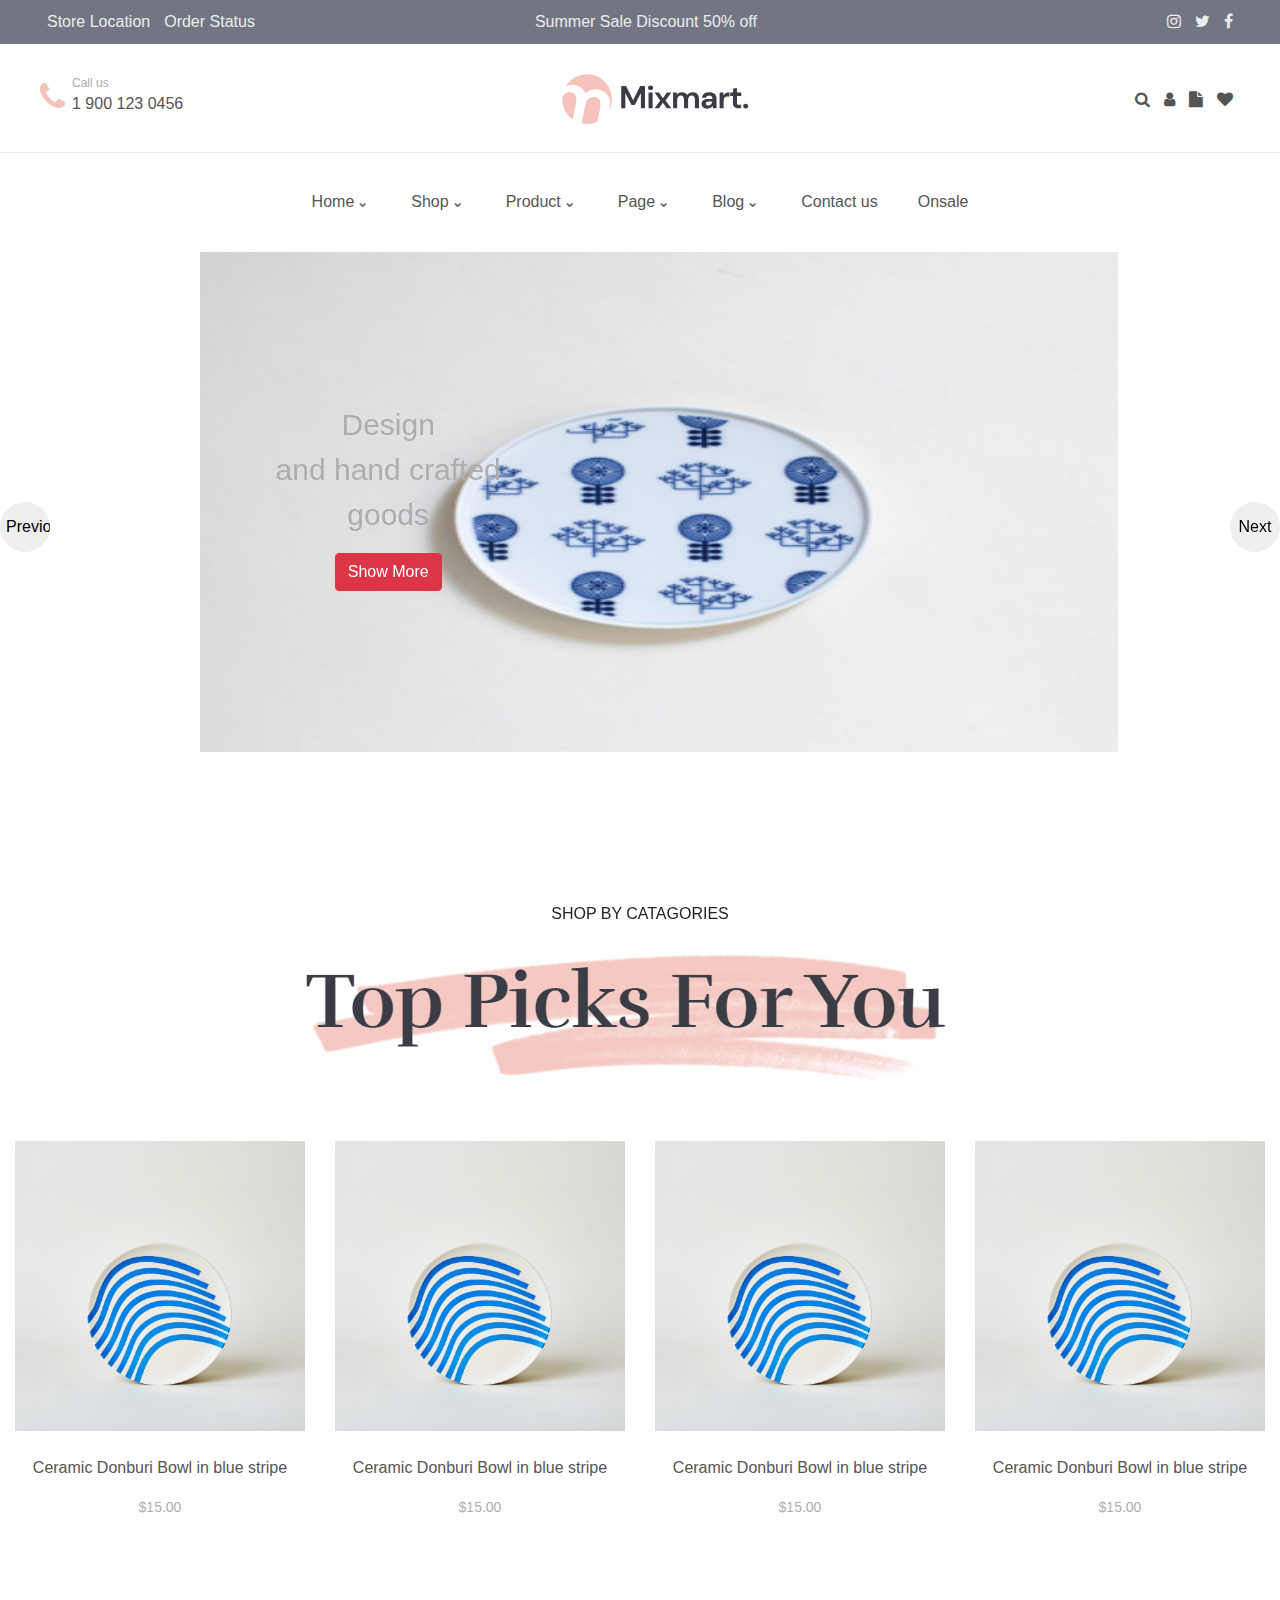
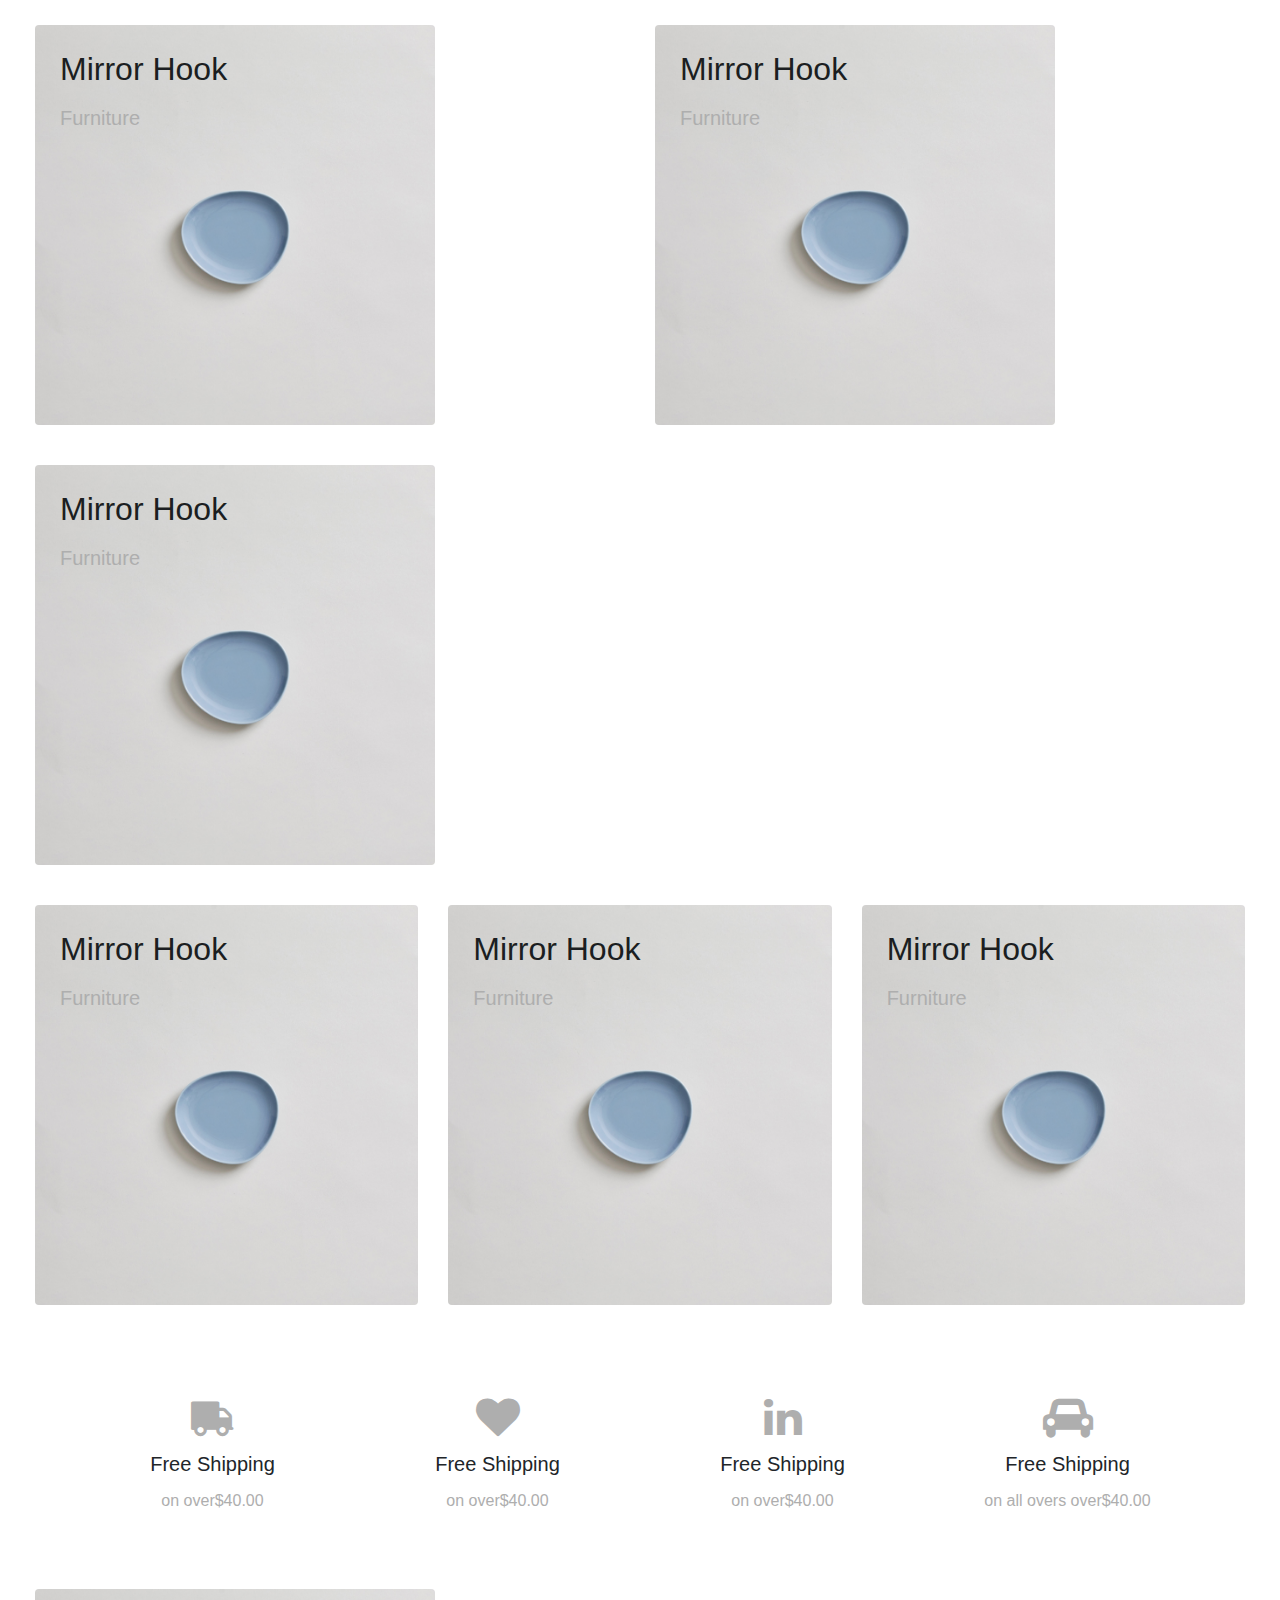
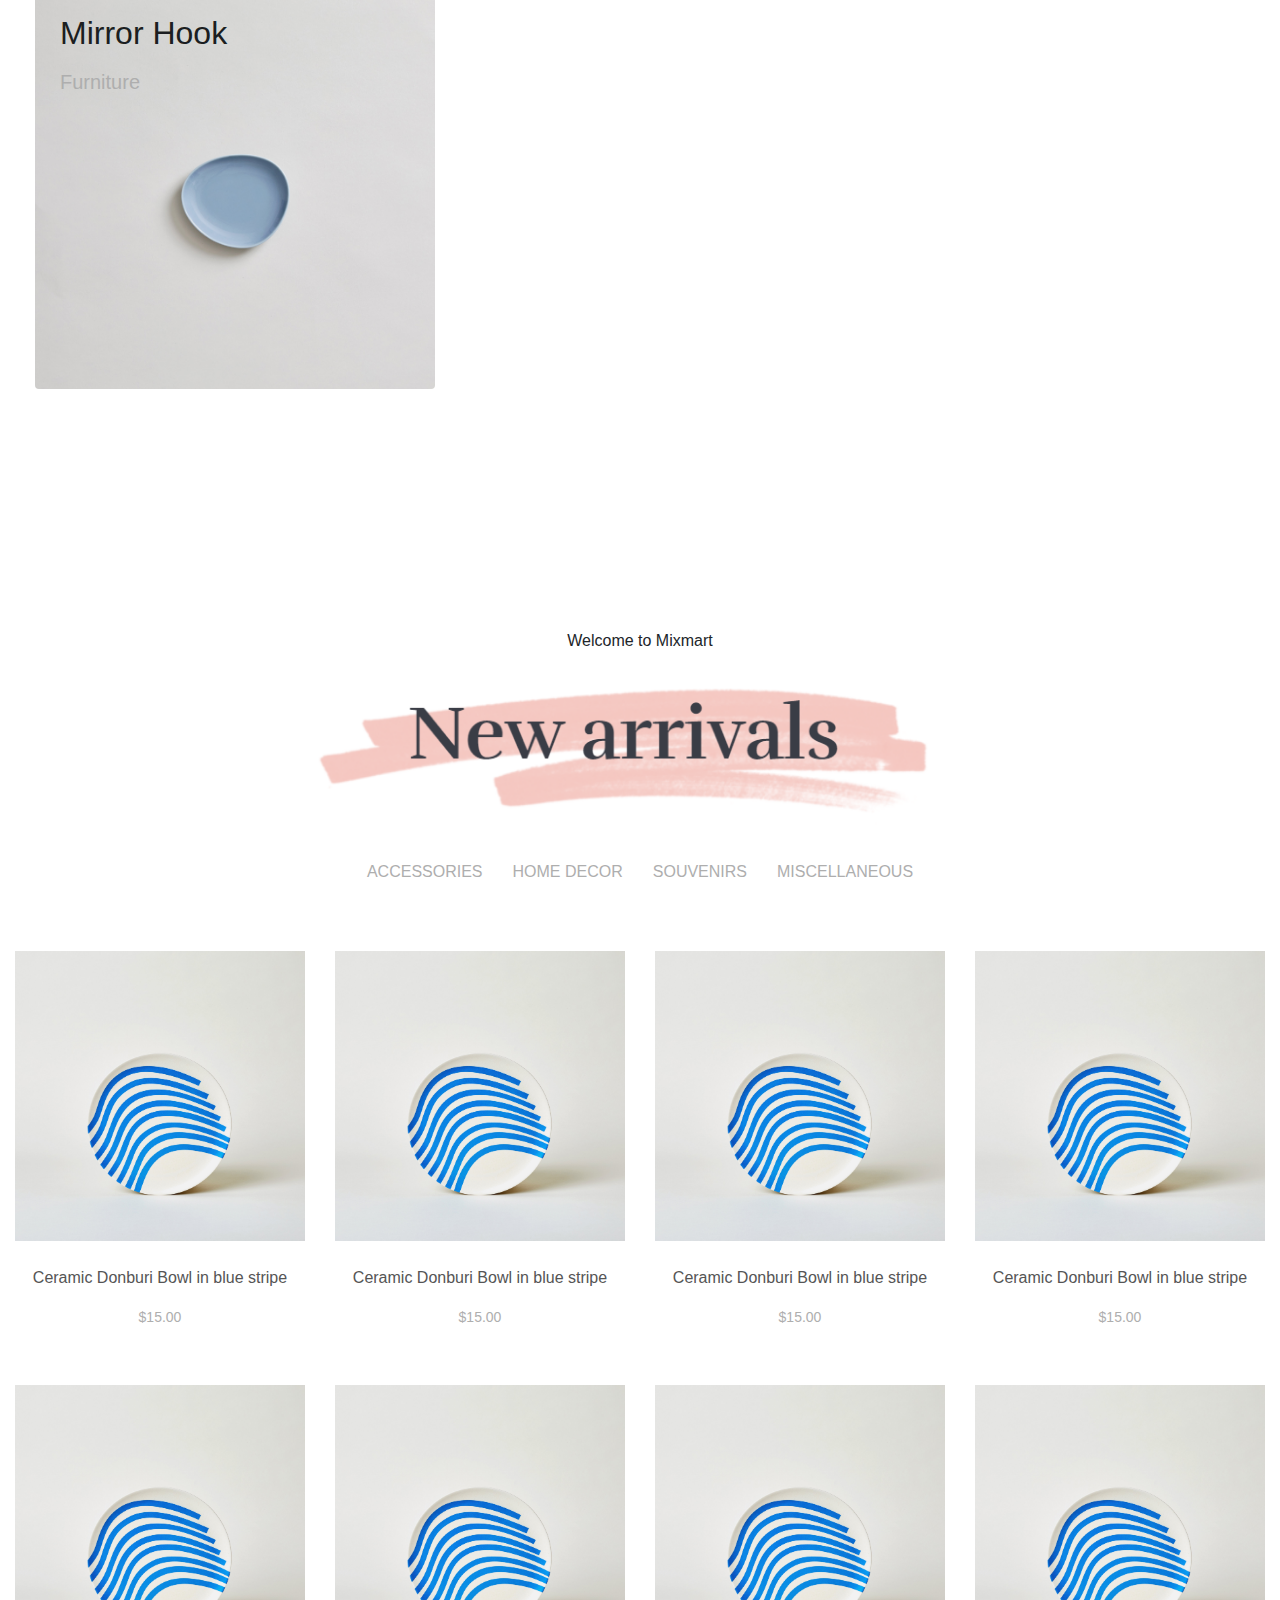
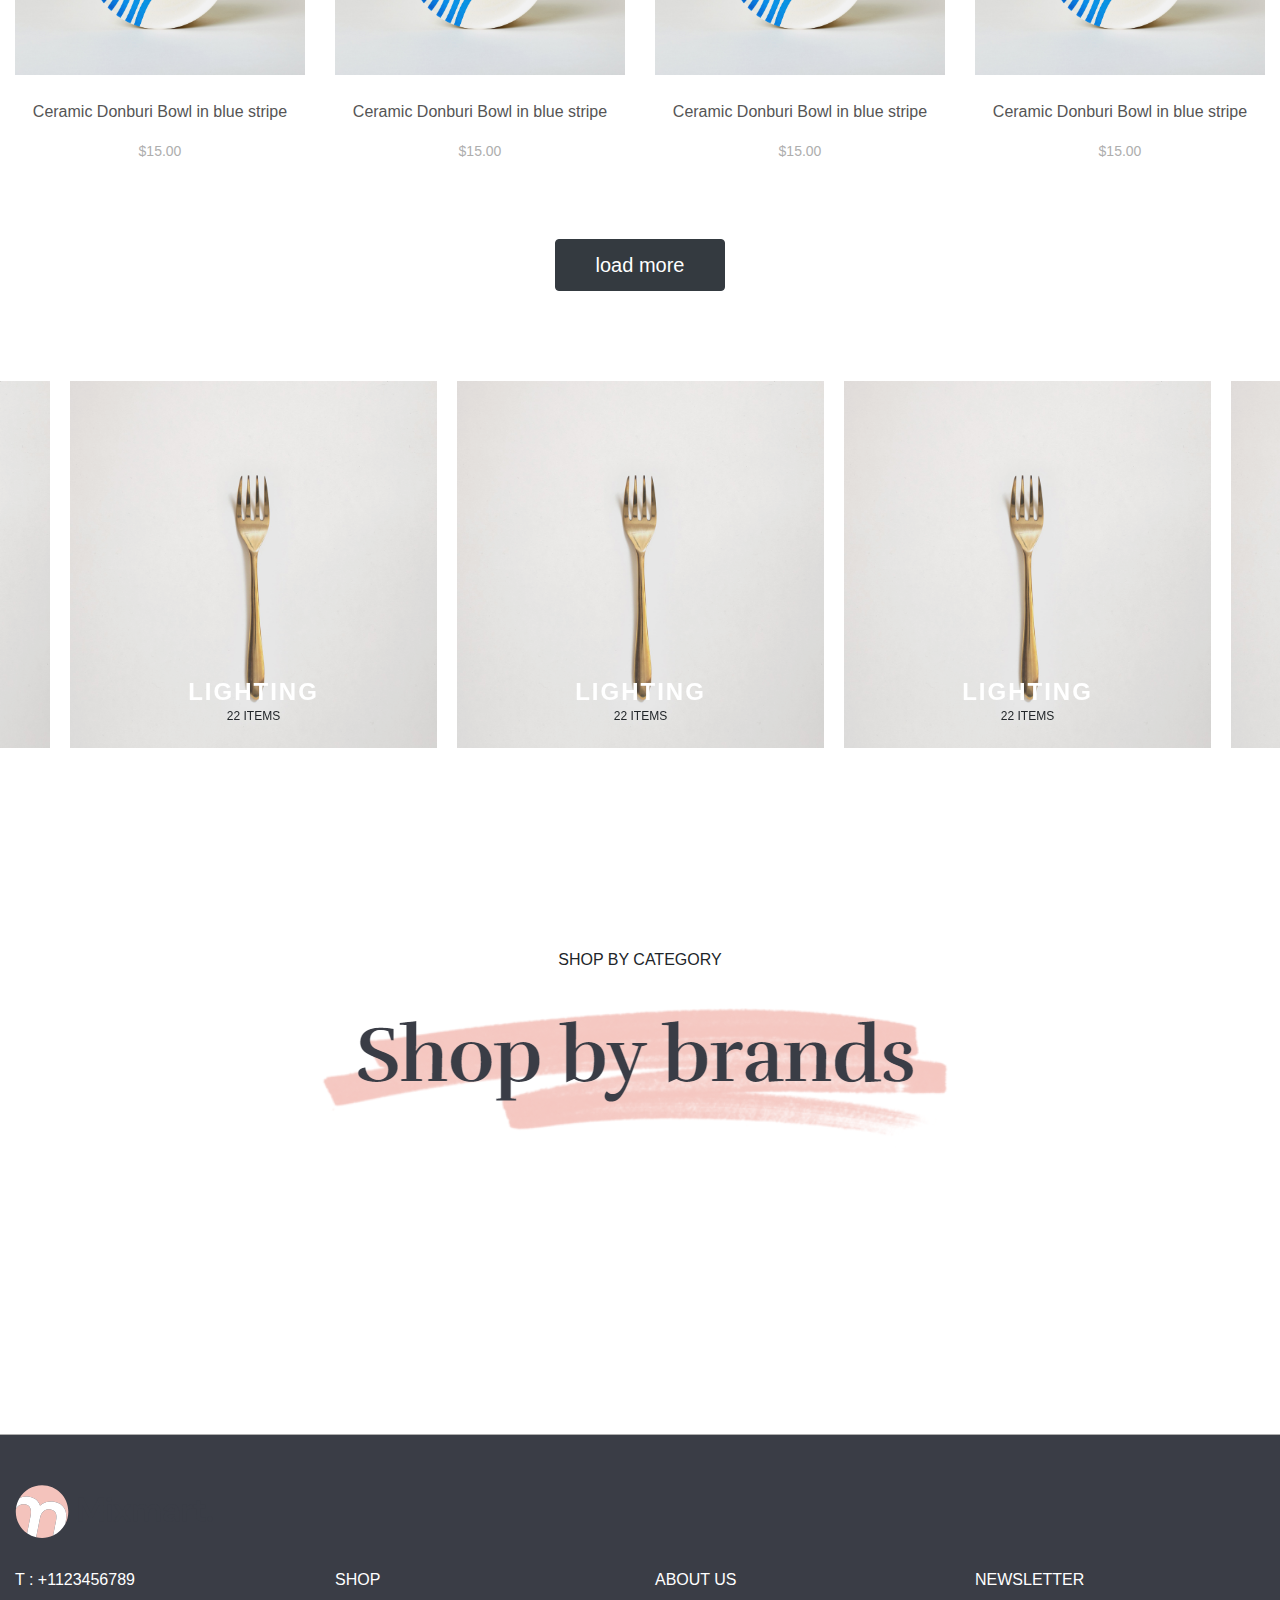
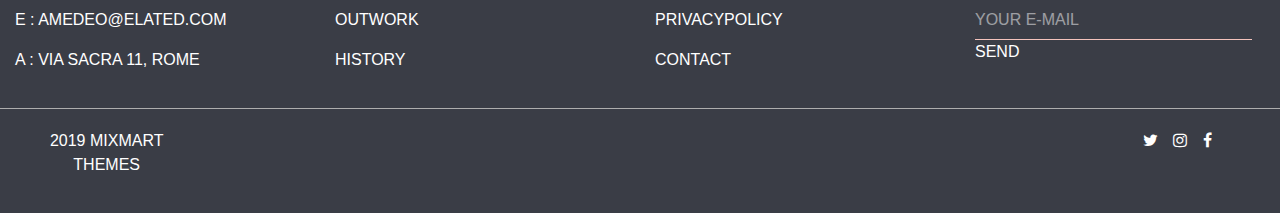
<file: index.html>
<!doctype html>
<html lang="en">
<head>
    <!-- Required meta tags -->
    <meta charset="utf-8">
    <meta name="viewport" content="width=device-width, initial-scale=1, shrink-to-fit=no">

    <!-- Bootstrap CSS -->
    <link rel="stylesheet" href="css/bootstrap.css">
    <link rel="stylesheet" href="css/style.css">
    <link rel="stylesheet" href="css/slick.css">
    <link rel="stylesheet" href="https://stackpath.bootstrapcdn.com/font-awesome/4.7.0/css/font-awesome.min.css">
    <link href="https://unpkg.com/aos@2.3.1/dist/aos.css" rel="stylesheet">

    <title>Mixmart.</title>
</head>
<body>
<header>
    <div class="header-top">
        <div class="header-info">
            <ul>
                <li><a href="#">Store Location</a></li>
                <li><a href="#">Order Status</a></li>
            </ul>
        </div>
        <div class="header-suggest">
            <p>Summer Sale Discount 50% off</p>
        </div>
        <div class="header-socialmedia">
            <ul>
                <li><a href="#"><i class="fa fa-instagram"></i></a></li>
                <li><a href="#"><i class="fa fa-twitter"></i></a></li>
                <li><a href="#"><i class="fa fa-facebook"></i></a></li>
            </ul>
        </div>
    </div>
    <div class="header-bottom">
        <div class="call-us">
            <a href="#">
                <div class="call-us-folio">
                    <i class="fa fa-phone fa-2x"></i>
                    <div class="temp">
                        <p id="call-text">Call us</p>
                        <p>1 900 123 0456</p>
                    </div>
                </div>
            </a>
        </div>
        <div class="header-logo">
            <a href="#"><img src="images/logo_mixmart_1.svg" alt="mixmart-logo" class="img-responsive"></a>
        </div>
        <div class="header-bottom-icons">
            <ul>
                <li><a href="#"><i class="fa fa-search"></i></a></li>
                <li><a href="#"><i class="fa fa-user"></i></a></li>
                <li><a href="#"><i class="fa fa-file"></i></a></li>
                <li><a href="#"><i class="fa fa-heart"></i></a></li>
            </ul>
        </div>
    </div>
</header>
<nav>
    <div class="container">
            <div class="navigator">
                <ul class="navbar-1level">
                    <li class="navbar-1level-items">
                        <a href="#">Home<i class="fa fa-chevron-down"></i></a>
                        <ul class="navbar-2level">
                            <li class="navbar-2level-items"><a href="#">Home1</a></li>
                            <li class="navbar-2level-items"><a href="#">Home2</a></li>
                            <li class="navbar-2level-items"><a href="#">Home3</a></li>
                            <li class="navbar-2level-items"><a href="#">Home4</a></li>
                            <li class="navbar-2level-items"><a href="#">Home5</a></li>
                            <li class="navbar-2level-items"><a href="#">Home6</a></li>
                            <li class="navbar-2level-items"><a href="#">Home7</a></li>
                        </ul>
                    </li>
                    <li class="navbar-1level-items"><a href="#">Shop<i class="fa fa-chevron-down"></i></a></li>
                    <li class="navbar-1level-items"><a href="#">Product<i class="fa fa-chevron-down"></i></a>
                        <ul class="navbar-2level">
                            <li class="navbar-2level-items"><a href="#">SimpleProduct</a></li>
                            <li class="navbar-2level-items"><a href="#">GroupProduct</a></li>
                            <li class="navbar-2level-items"><a href="#">VariableProdut</a></li>
                            <li class="navbar-2level-items"><a href="#">AfiliateProduct</a></li>
                        </ul>
                    </li>
                    <li class="navbar-1level-items"><a href="#">Page<i class="fa fa-chevron-down"></i></a>
                        <ul class="navbar-2level">
                            <li class="navbar-2level-items"><a href="#">AboutUS</a></li>
                            <li class="navbar-2level-items"><a href="#">404</a></li>
                            <li class="navbar-2level-items"><a href="#">Icons</a></li>
                            <li class="navbar-2level-items"><a href="#">SupportPage</a></li>
                            <li class="navbar-2level-items"><a href="#">Warranty&Service</a></li>
                            <li class="navbar-2level-items"><a href="#">Terms&Conditions</a></li>
                            <li class="navbar-2level-items"><a href="#">OrderTracking</a></li>
                        </ul>
                    </li>
                    <li class="navbar-1level-items"><a href="#">Blog<i class="fa fa-chevron-down"></i></a>
                        <ul class="navbar-2level">
                            <li class="navbar-2level-items"><a href="#">BlogSingle</a></li>
                            <li class="navbar-2level-items"><a href="#">BlogDeafualt</a></li>
                            <li class="navbar-2level-items"><a href="#">BlogList</a></li>
                            <li class="navbar-2level-items"><a href="#">BlogGrid</a></li>
                        </ul>
                    </li>
                    <li class="navbar-1level-items"><a href="#">Contact us</a></li>
                    <li class="navbar-1level-items"><a href="#">Onsale</a></li>
                </ul>
            </div>
    </div>
</nav>
<section class="main">
    <div class="feature-container">
        <div class="feature-post">
            <div class="posts">
                <img src="images/slider1.PNG" alt="">
                <div class="post-entry">
                    <p>Design<br>and hand crafted<br>goods</p>
                    <button class="btn btn-danger">Show More</button>
                </div>
            </div>
            <div class="posts">
                <img src="images/slider2.PNG" alt="">
                <div class="post-entry">
                    <p>Design<br>and hand crafted<br>goods</p>
                    <button class="btn btn-danger">Show More</button>
                </div>
            </div>
            <div class="posts">
                <img src="images/slider4.PNG" alt="">
                <div class="post-entry">
                    <p>Design<br>and hand crafted<br>goods</p>
                    <button class="btn btn-danger">Show More</button>
                </div>
            </div>
        </div>
    </div>
</section>
<section class="main">
    <div class="container">
        <div class="shop-cat col-md-8 offset-md-2"  data-aos="fade-up"
             data-aos-anchor-placement="top-bottom">
            <p>SHOP BY CATAGORIES</p>
            <img src="images/topic1.PNG" alt="" class="img-responsive">
        </div>
    </div>

    <div class="gallery">
        <div class="container-fluid text-center">
            <div class="row">
                <div class="col-md-3 col-sm-12">
                    <div class="gallery-items">
                        <a href="#"><img src="images/bamboo-plate-set-of-5-1.jpg" alt="" class="img-responsive"></a>
                        <div class="gallery-like"><p class="gallery-features-info">AddtoWishList</p><a href="#"><i class="fa fa-heartbeat"></i></a></div>
                        <div class="gallery-features">
                            <ul>
                                <li><p class="gallery-features-info">QuickView</p><a href="#"><i class="fa fa-search"></i></a></li>
                                <li><p class="gallery-features-info">Compare</p><a href="#"><i class="fa fa-search"></i></a></li>
                                <li><p class="gallery-features-info">AddToCard</p><a href="#"><i class="fa fa-search"></i></a></li>
                            </ul>
                        </div>
                        <div class="gallery-info">
                            <span class="gallery-name"><a href="#">Ceramic Donburi Bowl in blue stripe</a></span><br>
                            <span class="gallery-price">$15.00</span>
                        </div>
                    </div>
                </div>
                <div class="col-md-3 col-sm-12">
                    <div class="gallery-items">
                        <a href="#"><img src="images/bamboo-plate-set-of-5-1.jpg" alt="" class="img-responsive"></a>
                        <div class="gallery-like"><p class="gallery-features-info">AddtoWishList</p><a href="#"><i class="fa fa-heartbeat"></i></a></div>
                        <div class="gallery-features">
                            <ul>
                                <li><p class="gallery-features-info">QuickView</p><a href="#"><i class="fa fa-search"></i></a></li>
                                <li><p class="gallery-features-info">Compare</p><a href="#"><i class="fa fa-search"></i></a></li>
                                <li><p class="gallery-features-info">AddToCard</p><a href="#"><i class="fa fa-search"></i></a></li>
                            </ul>
                        </div>
                        <div class="gallery-info">
                            <span class="gallery-name"><a href="#">Ceramic Donburi Bowl in blue stripe</a></span><br>
                            <span class="gallery-price">$15.00</span>
                        </div>
                    </div>
                </div>
                <div class="col-md-3 col-sm-12">
                    <div class="gallery-items">
                        <a href="#"><img src="images/bamboo-plate-set-of-5-1.jpg" alt="" class="img-responsive"></a>
                        <div class="gallery-like"><p class="gallery-features-info">AddtoWishList</p><a href="#"><i class="fa fa-heartbeat"></i></a></div>
                        <div class="gallery-features">
                            <ul>
                                <li><p class="gallery-features-info">QuickView</p><a href="#"><i class="fa fa-search"></i></a></li>
                                <li><p class="gallery-features-info">Compare</p><a href="#"><i class="fa fa-search"></i></a></li>
                                <li><p class="gallery-features-info">AddToCard</p><a href="#"><i class="fa fa-search"></i></a></li>
                            </ul>
                        </div>
                        <div class="gallery-info">
                            <span class="gallery-name"><a href="#">Ceramic Donburi Bowl in blue stripe</a></span><br>
                            <span class="gallery-price">$15.00</span>
                        </div>
                    </div>
                </div>
                <div class="col-md-3 col-sm-12">
                    <div class="gallery-items">
                        <a href="#"><img src="images/bamboo-plate-set-of-5-1.jpg" alt="" class="img-responsive"></a>
                        <div class="gallery-like"><p class="gallery-features-info">AddtoWishList</p><a href="#"><i class="fa fa-heartbeat"></i></a></div>
                        <div class="gallery-features">
                            <ul>
                                <li><p class="gallery-features-info">QuickView</p><a href="#"><i class="fa fa-search"></i></a></li>
                                <li><p class="gallery-features-info">Compare</p><a href="#"><i class="fa fa-search"></i></a></li>
                                <li><p class="gallery-features-info">AddToCard</p><a href="#"><i class="fa fa-search"></i></a></li>
                            </ul>
                        </div>
                        <div class="gallery-info">
                            <span class="gallery-name"><a href="#">Ceramic Donburi Bowl in blue stripe</a></span><br>
                            <span class="gallery-price">$15.00</span>
                        </div>
                    </div>
                </div>
            </div>
        </div>
    </div>
</section>
<section class="main">
    <div class="most-viewed container-fluid">
        <div class="most-viewed-items">
            <div class="row">
                <div class="col-md-6 col-sm-12">
                    <a href="#">
                        <div class="most-viewed-meta">
                            <div class="most-viewed-image">
                                <img src="images/blue-hasami-plate-small-1.jpg" alt="" class="img-responsive">
                            </div>
                            <div class="most-viewed-text">
                                <span class="item-name">Mirror Hook</span><br>
                                <span class="item-cat">Furniture</span>
                            </div>
                        </div>
                    </a>
                </div>
                <div class="col-md-6 col-sm-12">
                    <a href="#">
                    <div class="most-viewed-meta">
                        <div class="most-viewed-image">
                            <img src="images/blue-hasami-plate-small-1.jpg" alt="" class="img-responsive">
                        </div>
                        <div class="most-viewed-text">
                            <span class="item-name">Mirror Hook</span><br>
                            <span class="item-cat">Furniture</span>
                        </div>
                    </div>
                    </a>
                </div>
                <div class="col-md-12 col-sm-12">
                    <a href="#">
                        <div class="most-viewed-meta">
                            <div class="most-viewed-image">
                                <img src="images/blue-hasami-plate-small-1.jpg" alt="" class="img-responsive">
                            </div>
                            <div class="most-viewed-text">
                                <span class="item-name">Mirror Hook</span><br>
                                <span class="item-cat">Furniture</span>
                            </div>
                        </div>
                    </a>
                </div>
                <div class="col-md-4 col-sm-12">
                    <a href="#">
                        <div class="most-viewed-meta">
                            <div class="most-viewed-image">
                                <img src="images/blue-hasami-plate-small-1.jpg" alt="" class="img-responsive">
                            </div>
                            <div class="most-viewed-text">
                                <span class="item-name">Mirror Hook</span><br>
                                <span class="item-cat">Furniture</span>
                            </div>
                        </div>
                    </a>
                </div>
                <div class="col-md-4 col-sm-12">
                    <a href="#">
                        <div class="most-viewed-meta">
                            <div class="most-viewed-image">
                                <img src="images/blue-hasami-plate-small-1.jpg" alt="" class="img-responsive">
                            </div>
                            <div class="most-viewed-text">
                                <span class="item-name">Mirror Hook</span><br>
                                <span class="item-cat">Furniture</span>
                            </div>
                        </div>
                    </a>
                </div>
                <div class="col-md-4 col-sm-12">
                    <a href="#">
                        <div class="most-viewed-meta">
                            <div class="most-viewed-image">
                                <img src="images/blue-hasami-plate-small-1.jpg" alt="" class="img-responsive">
                            </div>
                            <div class="most-viewed-text">
                                <span class="item-name">Mirror Hook</span><br>
                                <span class="item-cat">Furniture</span>
                            </div>
                        </div>
                    </a>
                </div>
            </div>
        </div>
    </div>
</section>
<section class="main">
    <div class="services">
        <div class="container">
            <div class="row">
                <div class="col-md-3 col-sm-3 text-center">
                    <div class="service-cont">
                        <i class="fa fa-truck fa-flip-horizontal"></i>
                        <p class="service-info">Free Shipping</p><br>
                    </div>
                    <p class="service-explain">on over$40.00</p>
                </div>
                <div class="col-md-3 col-sm-3 text-center">
                    <div class="service-cont">
                        <i class="fa fa-heart"></i>
                        <p class="service-info">Free Shipping</p><br>
                    </div>
                    <p class="service-explain">on over$40.00</p>
                </div>
                <div class="col-md-3 col-sm-3 text-center">
                    <div class="service-cont">
                        <i class="fa fa-linkedin"></i>
                        <p class="service-info">Free Shipping</p><br>
                    </div>
                    <p class="service-explain">on over$40.00</p>
                </div>
                <div class="col-md-3 col-sm-3 text-center">
                    <div class="service-cont">
                        <i class="fa fa-car"></i>
                        <p class="service-info">Free Shipping</p><br>
                    </div>
                    <p class="service-explain">on all  overs over$40.00</p></div>
            </div>
        </div>
    </div>
</section>
<section class="main">
    <div class="most-viewed container-fluid">
        <div class="most-viewed-items">
            <div class="row">
                <div class="col-md-12 col-sm-12">
                    <a href="#">
                        <div class="most-viewed-meta">
                            <div class="most-viewed-image">
                                <img src="images/blue-hasami-plate-small-1.jpg" alt="" class="img-responsive">
                            </div>
                            <div class="most-viewed-text">
                                <span class="item-name">Mirror Hook</span><br>
                                <span class="item-cat">Furniture</span>
                            </div>
                        </div>
                    </a>
                </div>
            </div>
        </div>
    </div>
</section>
<section class="main">
    <div class="container">
        <div class="shop-cat col-md-8 offset-md-2">
            <p>Welcome to Mixmart</p>
            <img src="images/topic2.PNG" alt="" class="img-responsive">
            <div class="articles-items">
                <ul>
                    <li><a href="#">ACCESSORIES</a></li>
                    <li><a href="#">HOME DECOR</a></li>
                    <li><a href="#">SOUVENIRS</a></li>
                    <li><a href="#">MISCELLANEOUS</a></li>
                </ul>
            </div>
        </div>
    </div>
</section>
<section class="main">
    <div class="gallery">
        <div class="container-fluid text-center">
            <div class="row">
                <div class="col-md-3 col-sm-12">
                    <div class="gallery-items">
                        <a href="#"><img src="images/bamboo-plate-set-of-5-1.jpg" alt="" class="img-responsive"></a>
                        <div class="gallery-like"><p class="gallery-features-info">AddtoWishList</p><a href="#"><i class="fa fa-heartbeat"></i></a></div>
                        <div class="gallery-features">
                            <ul>
                                <li><p class="gallery-features-info">QuickView</p><a href="#"><i class="fa fa-search"></i></a></li>
                                <li><p class="gallery-features-info">Compare</p><a href="#"><i class="fa fa-search"></i></a></li>
                                <li><p class="gallery-features-info">AddToCard</p><a href="#"><i class="fa fa-search"></i></a></li>
                            </ul>
                        </div>
                        <div class="gallery-info">
                            <span class="gallery-name"><a href="#">Ceramic Donburi Bowl in blue stripe</a></span><br>
                            <span class="gallery-price">$15.00</span>
                        </div>
                    </div>
                </div>
                <div class="col-md-3 col-sm-12">
                    <div class="gallery-items">
                        <a href="#"><img src="images/bamboo-plate-set-of-5-1.jpg" alt="" class="img-responsive"></a>
                        <div class="gallery-like"><p class="gallery-features-info">AddtoWishList</p><a href="#"><i class="fa fa-heartbeat"></i></a></div>
                        <div class="gallery-features">
                            <ul>
                                <li><p class="gallery-features-info">QuickView</p><a href="#"><i class="fa fa-search"></i></a></li>
                                <li><p class="gallery-features-info">Compare</p><a href="#"><i class="fa fa-search"></i></a></li>
                                <li><p class="gallery-features-info">AddToCard</p><a href="#"><i class="fa fa-search"></i></a></li>
                            </ul>
                        </div>
                        <div class="gallery-info">
                            <span class="gallery-name"><a href="#">Ceramic Donburi Bowl in blue stripe</a></span><br>
                            <span class="gallery-price">$15.00</span>
                        </div>
                    </div>
                </div>
                <div class="col-md-3 col-sm-12">
                    <div class="gallery-items">
                        <a href="#"><img src="images/bamboo-plate-set-of-5-1.jpg" alt="" class="img-responsive"></a>
                        <div class="gallery-like"><p class="gallery-features-info">AddtoWishList</p><a href="#"><i class="fa fa-heartbeat"></i></a></div>
                        <div class="gallery-features">
                            <ul>
                                <li><p class="gallery-features-info">QuickView</p><a href="#"><i class="fa fa-search"></i></a></li>
                                <li><p class="gallery-features-info">Compare</p><a href="#"><i class="fa fa-search"></i></a></li>
                                <li><p class="gallery-features-info">AddToCard</p><a href="#"><i class="fa fa-search"></i></a></li>
                            </ul>
                        </div>
                        <div class="gallery-info">
                            <span class="gallery-name"><a href="#">Ceramic Donburi Bowl in blue stripe</a></span><br>
                            <span class="gallery-price">$15.00</span>
                        </div>
                    </div>
                </div>
                <div class="col-md-3 col-sm-12">
                    <div class="gallery-items">
                        <a href="#"><img src="images/bamboo-plate-set-of-5-1.jpg" alt="" class="img-responsive"></a>
                        <div class="gallery-like"><p class="gallery-features-info">AddtoWishList</p><a href="#"><i class="fa fa-heartbeat"></i></a></div>
                        <div class="gallery-features">
                            <ul>
                                <li><p class="gallery-features-info">QuickView</p><a href="#"><i class="fa fa-search"></i></a></li>
                                <li><p class="gallery-features-info">Compare</p><a href="#"><i class="fa fa-search"></i></a></li>
                                <li><p class="gallery-features-info">AddToCard</p><a href="#"><i class="fa fa-search"></i></a></li>
                            </ul>
                        </div>
                        <div class="gallery-info">
                            <span class="gallery-name"><a href="#">Ceramic Donburi Bowl in blue stripe</a></span><br>
                            <span class="gallery-price">$15.00</span>
                        </div>
                    </div>
                </div>
                <div class="col-md-3 col-sm-12">
                    <div class="gallery-items">
                        <a href="#"><img src="images/bamboo-plate-set-of-5-1.jpg" alt="" class="img-responsive"></a>
                        <div class="gallery-like"><p class="gallery-features-info">AddtoWishList</p><a href="#"><i class="fa fa-heartbeat"></i></a></div>
                        <div class="gallery-features">
                            <ul>
                                <li><p class="gallery-features-info">QuickView</p><a href="#"><i class="fa fa-search"></i></a></li>
                                <li><p class="gallery-features-info">Compare</p><a href="#"><i class="fa fa-search"></i></a></li>
                                <li><p class="gallery-features-info">AddToCard</p><a href="#"><i class="fa fa-search"></i></a></li>
                            </ul>
                        </div>
                        <div class="gallery-info">
                            <span class="gallery-name"><a href="#">Ceramic Donburi Bowl in blue stripe</a></span><br>
                            <span class="gallery-price">$15.00</span>
                        </div>
                    </div>
                </div>
                <div class="col-md-3 col-sm-12">
                    <div class="gallery-items">
                        <a href="#"><img src="images/bamboo-plate-set-of-5-1.jpg" alt="" class="img-responsive"></a>
                        <div class="gallery-like"><p class="gallery-features-info">AddtoWishList</p><a href="#"><i class="fa fa-heartbeat"></i></a></div>
                        <div class="gallery-features">
                            <ul>
                                <li><p class="gallery-features-info">QuickView</p><a href="#"><i class="fa fa-search"></i></a></li>
                                <li><p class="gallery-features-info">Compare</p><a href="#"><i class="fa fa-search"></i></a></li>
                                <li><p class="gallery-features-info">AddToCard</p><a href="#"><i class="fa fa-search"></i></a></li>
                            </ul>
                        </div>
                        <div class="gallery-info">
                            <span class="gallery-name"><a href="#">Ceramic Donburi Bowl in blue stripe</a></span><br>
                            <span class="gallery-price">$15.00</span>
                        </div>
                    </div>
                </div>
                <div class="col-md-3 col-sm-12">
                    <div class="gallery-items">
                        <a href="#"><img src="images/bamboo-plate-set-of-5-1.jpg" alt="" class="img-responsive"></a>
                        <div class="gallery-like"><p class="gallery-features-info">AddtoWishList</p><a href="#"><i class="fa fa-heartbeat"></i></a></div>
                        <div class="gallery-features">
                            <ul>
                                <li><p class="gallery-features-info">QuickView</p><a href="#"><i class="fa fa-search"></i></a></li>
                                <li><p class="gallery-features-info">Compare</p><a href="#"><i class="fa fa-search"></i></a></li>
                                <li><p class="gallery-features-info">AddToCard</p><a href="#"><i class="fa fa-search"></i></a></li>
                            </ul>
                        </div>
                        <div class="gallery-info">
                            <span class="gallery-name"><a href="#">Ceramic Donburi Bowl in blue stripe</a></span><br>
                            <span class="gallery-price">$15.00</span>
                        </div>
                    </div>
                </div>
                <div class="col-md-3 col-sm-12">
                    <div class="gallery-items">
                        <a href="#"><img src="images/bamboo-plate-set-of-5-1.jpg" alt="" class="img-responsive"></a>
                        <div class="gallery-like"><p class="gallery-features-info">AddtoWishList</p><a href="#"><i class="fa fa-heartbeat"></i></a></div>
                        <div class="gallery-features">
                            <ul>
                                <li><p class="gallery-features-info">QuickView</p><a href="#"><i class="fa fa-search"></i></a></li>
                                <li><p class="gallery-features-info">Compare</p><a href="#"><i class="fa fa-search"></i></a></li>
                                <li><p class="gallery-features-info">AddToCard</p><a href="#"><i class="fa fa-search"></i></a></li>
                            </ul>
                        </div>
                        <div class="gallery-info">
                            <span class="gallery-name"><a href="#">Ceramic Donburi Bowl in blue stripe</a></span><br>
                            <span class="gallery-price">$15.00</span>
                        </div>
                    </div>
                </div>
                <div class="col-md-2 offset-md-5">
                    <button type="button" class="btn btn-dark">load more</button>
                </div>
            </div>
        </div>
    </div>
</section>
<section class="main">
    <div class="center">
        <div class="center-items">
            <div class="cats-images">
                <img src="images/cutlery-brass-fork-1.jpg" alt="" class="img-responsive">
                <a href="#"></a>
            </div>
            <div class="center-item-holder">
                <a href="#" class="link-item"></a>
                <div class="cats-title">
                    <a href="#"><span>lighting</span></a>
                </div>
                <div class="cats-total">22 items</div>
            </div>
        </div>
        <div class="center-items">
            <div class="cats-images">
                <img src="images/cutlery-brass-fork-1.jpg" alt="" class="img-responsive">
                <a href="#"></a>
            </div>
            <div class="center-item-holder">
                <a href="#" class="link-item"></a>
                <div class="cats-title">
                    <a href="#"><span>lighting</span></a>
                </div>
                <div class="cats-total">22 items</div>
            </div>
        </div>
        <div class="center-items">
            <div class="cats-images">
                <img src="images/cutlery-brass-fork-1.jpg" alt="" class="img-responsive">
                <a href="#"></a>
            </div>
            <div class="center-item-holder">
                <a href="#" class="link-item"></a>
                <div class="cats-title">
                    <a href="#"><span>lighting</span></a>
                </div>
                <div class="cats-total">22 items</div>
            </div>
        </div>
        <div class="center-items">
            <div class="cats-images">
                <img src="images/cutlery-brass-fork-1.jpg" alt="" class="img-responsive">
                <a href="#"></a>
            </div>
            <div class="center-item-holder">
                <a href="#" class="link-item"></a>
                <div class="cats-title">
                    <a href="#"><span>lighting</span></a>
                </div>
                <div class="cats-total">22 items</div>
            </div>
        </div>
        <div class="center-items">
            <div class="cats-images">
                <img src="images/cutlery-brass-fork-1.jpg" alt="" class="img-responsive">
                <a href="#"></a>
            </div>
            <div class="center-item-holder">
                <a href="#" class="link-item"></a>
                <div class="cats-title">
                    <a href="#"><span>lighting</span></a>
                </div>
                <div class="cats-total">22 items</div>
            </div>
        </div>
        <div class="center-items">
            <div class="cats-images">
                <img src="images/cutlery-brass-fork-1.jpg" alt="" class="img-responsive">
                <a href="#"></a>
            </div>
            <div class="center-item-holder">
                <a href="#" class="link-item"></a>
                <div class="cats-title">
                    <a href="#"><span>lighting</span></a>
                </div>
                <div class="cats-total">22 items</div>
            </div>
        </div>
    </div>
</section>
<section class="main">
    <div class="container-fluid">
        <div class="shop-cat col-md-8 offset-md-2">
            <p>SHOP BY CATEGORY</p>
            <img src="images/topic3.PNG" alt="" class="img-responsive">
        </div>
        <div class="shop-meta" data-aos="fade-up"
             data-aos-anchor-placement="top-bottom">
            <div class="row">
                <div class="col-md-3 text-center"><a href="#"><i class="fa fa-amazon"></i></a></div>
                <div class="col-md-3 text-center"><a href="#"><i class="fa fa-amazon"></i></a></div>
                <div class="col-md-3 text-center"><a href="#"><i class="fa fa-amazon"></i></a></div>
                <div class="col-md-3 text-center"><a href="#"><i class="fa fa-amazon"></i></a></div>
            </div>
        </div>
    </div>
</section>
<footer>
    <div class="container-fluid">
        <div class="row">
            <div class="col-md-3 col-sm-12">
                <a href="#" class="footer-logo"><img src="images/logo_mixmart_1.svg" alt="" class="img-responsive"></a>
            </div>
        </div>
        <div class="row">
            <div class="col-md-3">
                <div class="row row-cols-1">
                    <div class="col"><p>T : +1123456789</p></div>
                    <div class="col"><p>E : AMEDEO@ELATED.COM</p></div>
                    <div class="col"><p>A : VIA SACRA 11, ROME</p></div>
                </div>
            </div>
            <div class="col-md-3">
                <div class="row row-cols-1">
                    <div class="col"><a href="#" class="footer-links">SHOP</a></div>
                    <div class="col"><a href="#" class="footer-links">OUTWORK</a></div>
                    <div class="col"><a href="#" class="footer-links">HISTORY</a></div>
                </div>
            </div>
            <div class="col-md-3">
                <div class="row row-cols-1">
                    <div class="col"><a href="#" class="footer-links">ABOUT US</a></div>
                    <div class="col"><a href="#" class="footer-links">PRIVACYPOLICY</a></div>
                    <div class="col"><a href="#" class="footer-links">CONTACT</a></div>
                </div>
            </div>
            <div class="col-md-3">
                <div class="row row-cols-1">
                    <div class="col"><p>NEWSLETTER</p></div>
                    <div class="col footer-border"><input type="text" placeholder="YOUR E-MAIL"><a href="#" class="send-btn">SEND</a></div>
                </div>
            </div>
        </div>
    </div>
</footer>
<footer>
    <div class="container-fluid">
        <div class="row justify-content-between">
            <div class="col-md-2 text-center"><p>2019 MIXMART THEMES</p></div>
            <div class="col-md-2 text-center">
                <div class="row justify-content-center">
                    <div class="col-sm-1"><a href="#" class="footer-icon"><i class="fa fa-twitter"></i></a></div>
                    <div class="col-sm-1"><a href="#" class="footer-icon"><i class="fa fa-instagram"></i></a></div>
                    <div class="col-sm-1"><a href="#" class="footer-icon"><i class="fa fa-facebook"></i></a></div>
                </div>
            </div>
        </div>
    </div>
</footer>

<!-- Optional JavaScript -->
<!-- jQuery first, then Popper.js, then Bootstrap JS -->
<script src="js/jquery-3.4.1.min.js"></script>
<script src="js/bootstrap.js"></script>
<script src="js/slick.min.js"></script>
<script src="js/index.js"></script>
<script src="https://code.jquery.com/jquery-3.4.1.slim.min.js" integrity="sha384-J6qa4849blE2+poT4WnyKhv5vZF5SrPo0iEjwBvKU7imGFAV0wwj1yYfoRSJoZ+n" crossorigin="anonymous"></script>
<script src="https://cdn.jsdelivr.net/npm/popper.js@1.16.0/dist/umd/popper.min.js" integrity="sha384-Q6E9RHvbIyZFJoft+2mJbHaEWldlvI9IOYy5n3zV9zzTtmI3UksdQRVvoxMfooAo" crossorigin="anonymous"></script>
<script src="https://stackpath.bootstrapcdn.com/bootstrap/4.4.1/js/bootstrap.min.js" integrity="sha384-wfSDF2E50Y2D1uUdj0O3uMBJnjuUD4Ih7YwaYd1iqfktj0Uod8GCExl3Og8ifwB6" crossorigin="anonymous"></script>
<script src="https://unpkg.com/aos@2.3.1/dist/aos.js"></script>
<script>
    AOS.init();
</script>
</body>
</html>
</file>
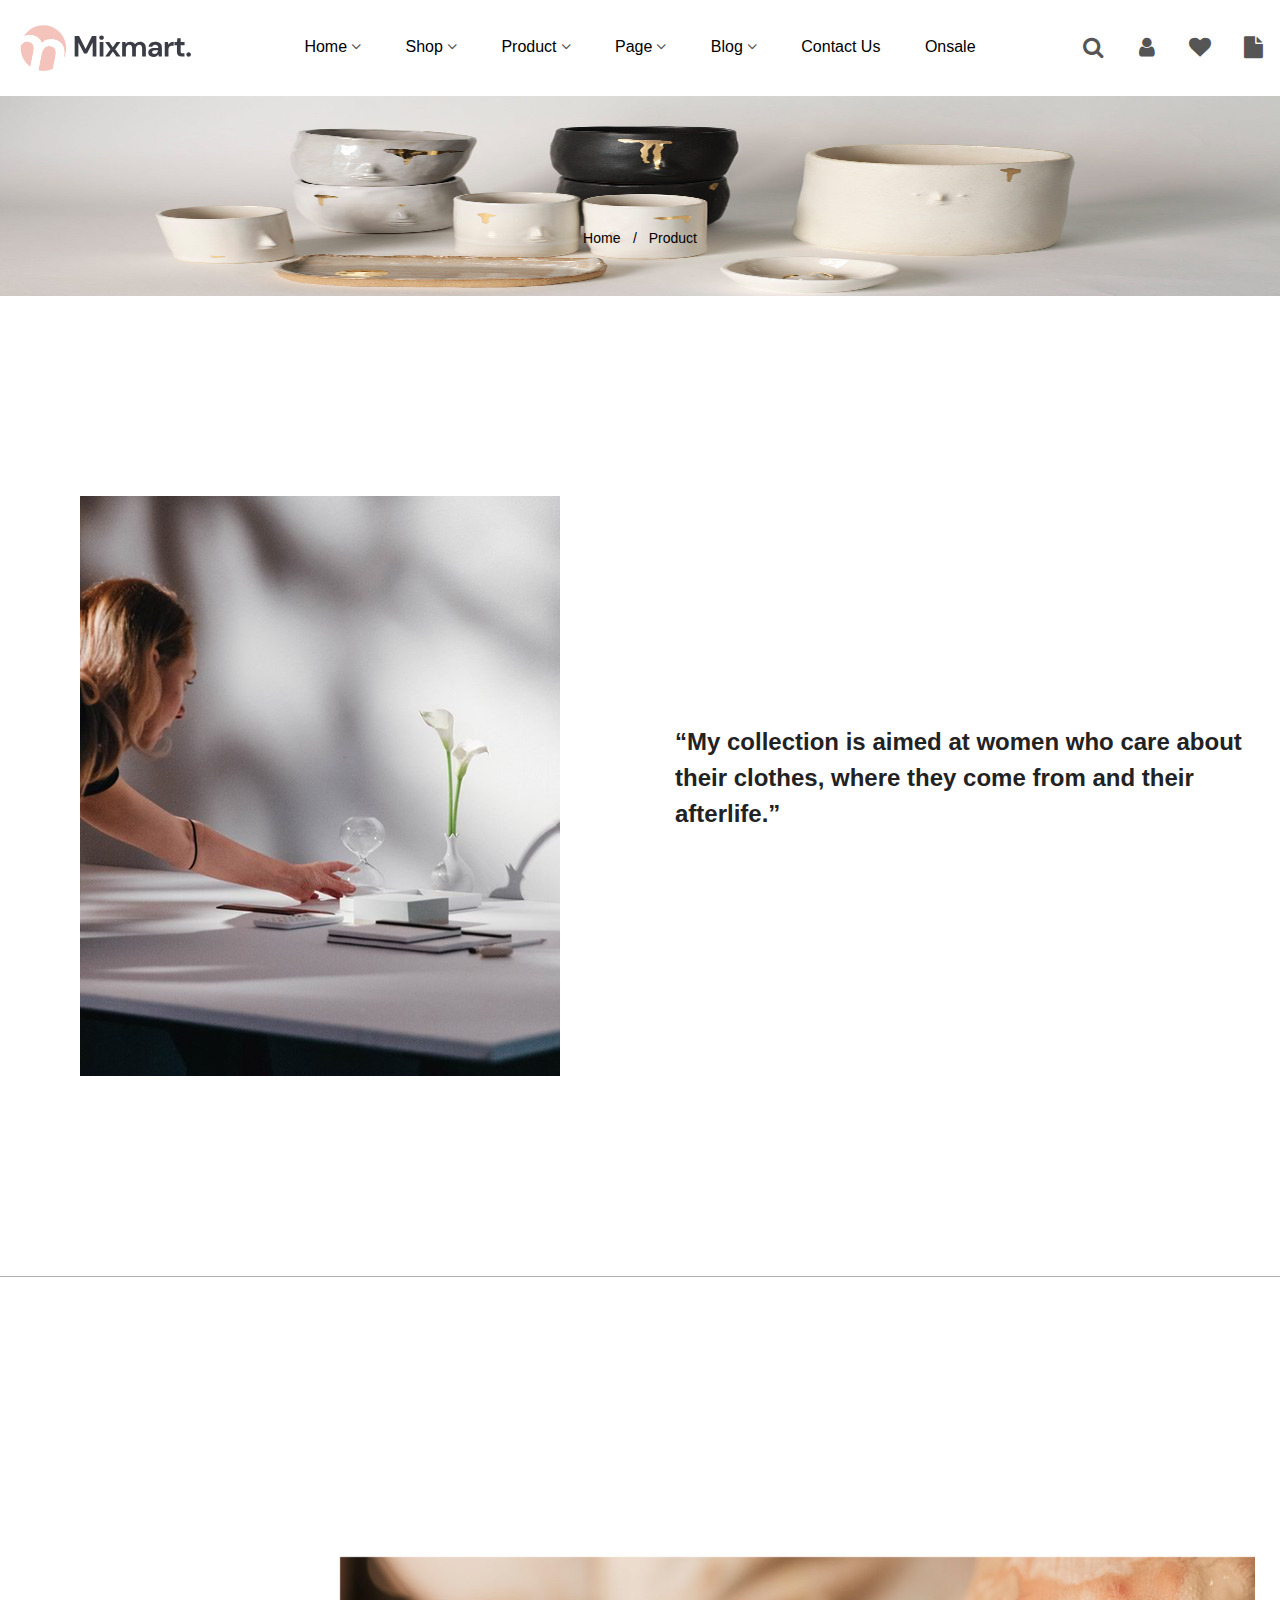
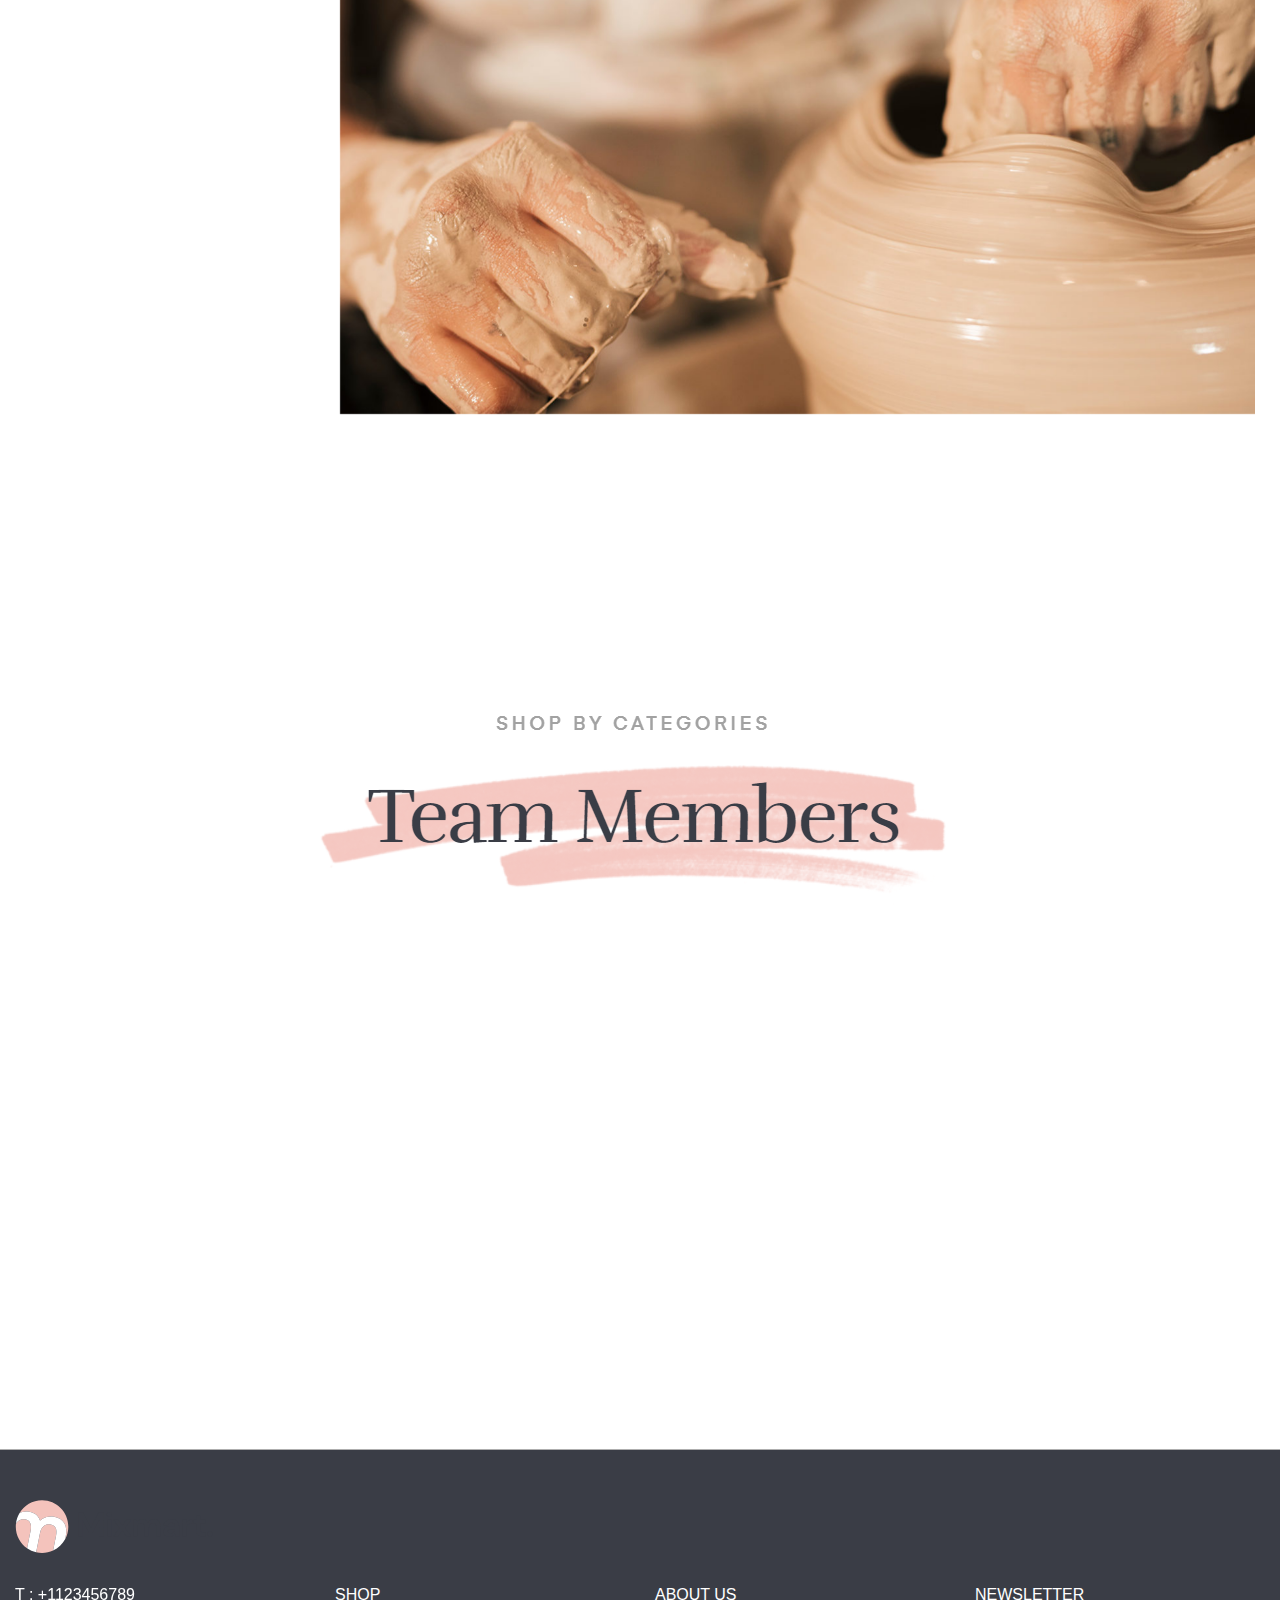
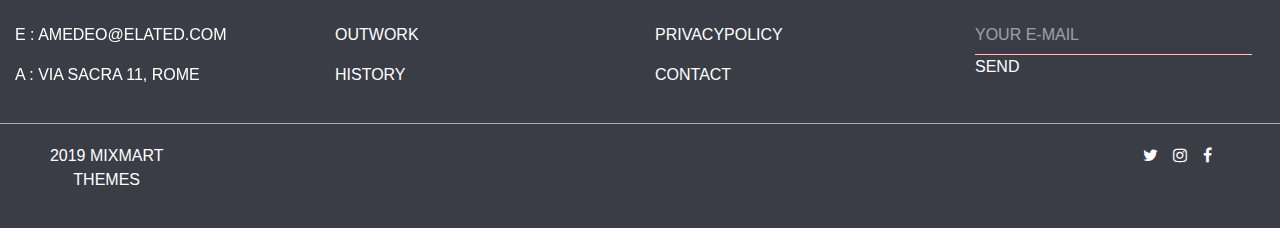
<file: aboutus.html>
<!doctype html>
<html lang="en">
<head>
    <!-- Required meta tags -->
    <meta charset="utf-8">
    <meta name="viewport" content="width=device-width, initial-scale=1, shrink-to-fit=no">

    <!-- Bootstrap CSS -->
    <link rel="stylesheet" href="css/bootstrap.css">
    <link rel="stylesheet" href="css/style.css">
    <link rel="stylesheet" href="css/slick.css">
    <link rel="stylesheet" href="https://stackpath.bootstrapcdn.com/font-awesome/4.7.0/css/font-awesome.min.css">
    <link href="https://unpkg.com/aos@2.3.1/dist/aos.css" rel="stylesheet">

    <title>About us</title>
</head>
<body>
    <header>
        <div class="container-fluid">
            <div class="row align-items-center">
                <div class="col-md-2 col-6"><div class="header1-logo"><a href="#"><img src="images/logo_mixmart_1.svg" alt=""></a></div></div>
                <div class="col-md-8 col-12 text-center header1-links">
                    <ul>
                        <li class="menu1-links"><a href="#"><span class="menu1-title borderlast">Home</span><span class="menu1-icon fa fa-angle-down"></span></a>
                            <div class="header2-link">
                                <ul>
                                    <li class="menu2-links"><a href="#">Home 1</a></li>
                                    <li class="menu2-links"><a href="#">Home 2</a></li>
                                    <li class="menu2-links"><a href="#">Home 3</a></li>
                                    <li class="menu2-links"><a href="#">Home 4</a></li>
                                    <li class="menu2-links"><a href="#">Home 5</a></li>
                                    <li class="menu2-links"><a href="#">Home 6</a></li>
                                    <li class="menu2-links"><a href="#">Home 7</a></li>
                                </ul>
                            </div>
                        </li>
                        <li class="menu1-links"><a href="#"><span class="menu1-title borderlast">Shop</span><span class="menu1-icon fa fa-angle-down"></span></a>
                            <div class="header2-link">
                                <ul>
                                    <li class="menu2-links"><a href="#">Home 1</a></li>
                                    <li class="menu2-links"><a href="#">Home 2</a></li>
                                    <li class="menu2-links"><a href="#">Home 3</a></li>
                                    <li class="menu2-links"><a href="#">Home 4</a></li>
                                    <li class="menu2-links"><a href="#">Home 5</a></li>
                                    <li class="menu2-links"><a href="#">Home 6</a></li>
                                    <li class="menu2-links"><a href="#">Home 7</a></li>
                                </ul>
                            </div>
                        </li>
                        <li class="menu1-links"><a href="#"><span class="menu1-title borderlast">Product</span><span class="menu1-icon fa fa-angle-down"></span></a>
                            <div class="header2-link">
                                <ul>
                                    <li class="menu2-links"><a href="#">Home 1</a></li>
                                    <li class="menu2-links"><a href="#">Home 2</a></li>
                                    <li class="menu2-links"><a href="#">Home 3</a></li>
                                    <li class="menu2-links"><a href="#">Home 4</a></li>
                                    <li class="menu2-links"><a href="#">Home 5</a></li>
                                    <li class="menu2-links"><a href="#">Home 6</a></li>
                                    <li class="menu2-links"><a href="#">Home 7</a></li>
                                </ul>
                            </div>
                        </li>
                        <li class="menu1-links"><a href="#"><span class="menu1-title borderlast">Page</span><span class="menu1-icon fa fa-angle-down"></span></a>
                            <div class="header2-link">
                                <ul>
                                    <li class="menu2-links"><a href="#">Home 1</a></li>
                                    <li class="menu2-links"><a href="#">Home 2</a></li>
                                    <li class="menu2-links"><a href="#">Home 3</a></li>
                                    <li class="menu2-links"><a href="#">Home 4</a></li>
                                    <li class="menu2-links"><a href="#">Home 5</a></li>
                                    <li class="menu2-links"><a href="#">Home 6</a></li>
                                    <li class="menu2-links"><a href="#">Home 7</a></li>
                                </ul>
                            </div>
                        </li>
                        <li class="menu1-links"><a href="#"><span class="menu1-title borderlast">Blog</span><span class="menu1-icon fa fa-angle-down"></span></a>
                            <div class="header2-link">
                                <ul>
                                    <li class="menu2-links"><a href="#">Home 1</a></li>
                                    <li class="menu2-links"><a href="#">Home 2</a></li>
                                    <li class="menu2-links"><a href="#">Home 3</a></li>
                                    <li class="menu2-links"><a href="#">Home 4</a></li>
                                    <li class="menu2-links"><a href="#">Home 5</a></li>
                                    <li class="menu2-links"><a href="#">Home 6</a></li>
                                    <li class="menu2-links"><a href="#">Home 7</a></li>
                                </ul>
                            </div>
                        </li>
                        <li class="menu1-links"><a href="#"><span class="menu1-title">Contact Us</span></a></li>
                        <li class="menu1-links"><a href="#"><span class="menu1-title">Onsale</span></a></li>
                    </ul>
                </div>
                <div class="col-md-2 col-6 header1-socials">
                    <div class="row">
                        <div class="col-md-3 col-3 social1-icons text-center"><a href="#" class="social-links" id="search"><i class="fa fa-search"></i></a></div>
                        <div class="col-md-3 col-3 social1-icons text-center">
                            <a href="#" class="social-links"><i class="fa fa-user"></i></a>
                            <div class="header-signin">
                                <div class="signin-info">
                                    <h4>Sign in</h4>
                                    <a href="#" class="signin-links">Create an account</a>
                                </div>
                                <div class="signin-boxes">
                                    <p>Username</p>
                                    <input type="text">
                                    <p>Password</p>
                                    <input type="password">
                                    <button class="btn btn-danger">LOGIN</button>
                                    <a href="#" class="signin-links">forgot your password?</a>
                                </div>

                            </div>
                        </div>
                        <div class="col-md-3 col-3 social1-icons text-center"><a href="#" class="social-links"><i class="fa fa-heart"></i></a></div>
                        <div class="col-md-3 col-3 social1-icons text-center"><a href="#" class="social-links"><i class="fa fa-file"></i></a></div>
                    </div>
                </div>
            </div>
            <div id="my-search" class="my-search-nav">
                <a href="#" class="closebtn" id="my-close-btn">&times;</a>
                <div class="search-container">
                    <input type="text">
                    <div class="search-fetched">
                        <ul class="row row-cols-md-4">
                            <li><a href="#" class="search-fetched-items"><div class="fetched-img"><img src="images/blue-hasami-plate-small-1.jpg" class="img-responsive" alt=""></div><div class="fetched-content"><h3 class="fetched-items-title">Ceramic Sauce Dip in Blue Stripe</h3><span class="fetched-items-price">$18.00</span></div></a></li>
                            <li><a href="#" class="search-fetched-items"><div class="fetched-img"><img src="images/blue-hasami-plate-small-1.jpg" class="img-responsive" alt=""></div><div class="fetched-content"><h3 class="fetched-items-title">Ceramic Sauce Dip in Blue Stripe</h3><span class="fetched-items-price">$18.00</span></div></a></li>
                            <li><a href="#" class="search-fetched-items"><div class="fetched-img"><img src="images/blue-hasami-plate-small-1.jpg" class="img-responsive" alt=""></div><div class="fetched-content"><h3 class="fetched-items-title">Ceramic Sauce Dip in Blue Stripe</h3><span class="fetched-items-price">$18.00</span></div></a></li>
                            <li><a href="#" class="search-fetched-items"><div class="fetched-img"><img src="images/blue-hasami-plate-small-1.jpg" class="img-responsive" alt=""></div><div class="fetched-content"><h3 class="fetched-items-title">Ceramic Sauce Dip in Blue Stripe</h3><span class="fetched-items-price">$18.00</span></div></a></li>
                            <li><a href="#" class="search-fetched-items"><div class="fetched-img"><img src="images/blue-hasami-plate-small-1.jpg" class="img-responsive" alt=""></div><div class="fetched-content"><h3 class="fetched-items-title">Ceramic Sauce Dip in Blue Stripe</h3><span class="fetched-items-price">$18.00</span></div></a></li>
                            <li><a href="#" class="search-fetched-items"><div class="fetched-img"><img src="images/blue-hasami-plate-small-1.jpg" class="img-responsive" alt=""></div><div class="fetched-content"><h3 class="fetched-items-title">Ceramic Sauce Dip in Blue Stripe</h3><span class="fetched-items-price">$18.00</span></div></a></li>
                            <li><a href="#" class="search-fetched-items"><div class="fetched-img"><img src="images/blue-hasami-plate-small-1.jpg" class="img-responsive" alt=""></div><div class="fetched-content"><h3 class="fetched-items-title">Ceramic Sauce Dip in Blue Stripe</h3><span class="fetched-items-price">$18.00</span></div></a></li>
                            <li><a href="#" class="search-fetched-items"><div class="fetched-img"><img src="images/blue-hasami-plate-small-1.jpg" class="img-responsive" alt=""></div><div class="fetched-content"><h3 class="fetched-items-title">Ceramic Sauce Dip in Blue Stripe</h3><span class="fetched-items-price">$18.00</span></div></a></li>
                        </ul>
                        <a href="#" class="fetched-items-related">Show 1 more items</a>
                    </div>
                </div>
            </div>
        </div>
    </header>
</body>
<section class="main">
    <div class="container-fluid">
        <div class="row">
            <div class="site-nav col-12">
                <img src="images/02-1-1400x700.jpg" alt="">
                <ul>
                    <li><a href="#">Home</a></li>
                    <li><a href="#">Product</a></li>
                </ul>
            </div>
        </div>
    </div>
</section>
<section class="main">
    <div class="style-intro">
        <div class="container-fluid">
            <div class="row align-items-center">
                <div class="col-12 col-md-6 text-center">
                    <div class="about-img"><img src="images/about_img1-of7brjfigrfv70ppms55eensdagq31wvv7w4owonu0.jpg" alt="about-img"></div>
                </div>
                <div class="col-12 col-md-6">
                    <div class="about-text">
                        <p>
                            “My collection is aimed at women who care about their clothes, where they come from and their afterlife.”</p>
                    </div>
                </div>
            </div>
        </div>
    </div>
</section>
<section class="main">
    <div class="brand" data-aos="fade-up" data-aos-duration="1000">
        <a href="#" class="brand-items"><img src="images/brand-1-of8hks7u9oe5bygq7dq00folan81ar32dm5a2a0yfg.jpg" alt=""></a>
        <a href="#" class="brand-items"><img src="images/brand-2-of8hkt5ogiffnkfd1w4mkxg1w13eig6spqsrjjzk98.jpg" alt=""></a>
        <a href="#" class="brand-items"><img src="images/brand-3-of8hkv1cu6i0ascmqwxvpwyz2su4xue9e03qi3wrws.jpg" alt=""></a>
        <a href="#" class="brand-items"><img src="images/brand-4-of8hkvz710jameb9lfciaeqfo6pi5jhzq4r7zdvdqk.jpg" alt=""></a>
        <a href="#" class="brand-items"><img src="images/brand-5-of8hkwx17ukky09wfxr4uwhw9kkvd8lq29epgntzkc.jpg" alt=""></a>
        <a href="#" class="brand-items"><img src="images/brand-3-of8hkv1cu6i0ascmqwxvpwyz2su4xue9e03qi3wrws.jpg" alt=""></a>
    </div>
</section>
<section class="main">
    <div class="story">
        <div class="container-fluid">
            <div class="row align-items-center">
                <div class="col-12 col-md-3">
                    <div class="story-content" data-aos="fade-up" data-aos-duration="2000">
                        <h3>Story</h3>
                        <p>The cold weather has arrived. It’s time to sit by the fire and let your imagination go dressed in wool sweaters, warm trousers and leotards.</p>
                        <button class="btn btn-dark">Shop Now</button>
                    </div>
                </div>
                <div class="col-12 col-md-9">
                    <div class="story-image"><img src="images/sofal1.jpg" alt=""><a href="#" class="story-icon-player" data-aos="zoom-in"><i class="fa fa-play"></i></a></div>
                </div>
            </div>
        </div>
    </div>
</section>
<section class="main">
    <div class="service1" data-aos="fade-up" data-aos-duration="1000">
        <div class="container">
            <div class="row">
                <div class="col-12 col-md-3 service-items"><i class="fa fa-truck fa-flip-horizontal"></i><span class="service-title">free shipping</span><span class="service-info">on all over$50.00</span></div>
                <div class="col-12 col-md-3 service-items"><i class="fa fa-credit-card"></i><span class="service-title">free shipping</span><span class="service-info">on all over$50.00</span></div>
                <div class="col-12 col-md-3 service-items"><i class="fa fa-check"></i><span class="service-title">free shipping</span><span class="service-info">on all over$50.00</span></div>
                <div class="col-12 col-md-3 service-items"><i class="fa fa-address-card"></i><span class="service-title">free shipping</span><span class="service-info">on all over$50.00</span></div>
            </div>
        </div>
    </div>
</section>
<section class="main">
    <div class="container-fluid">
        <div class="row text-center">
            <div class="col-12"><img src="images/topic4.PNG" alt=""></div>
        </div>
        <div class="team-member">
            <div class="row">
                <div class="col-12 col-md-3">
                    <div class="member-item" data-aos="fade-up" data-aos-duration="1000">
                        <div class="member-img"><img src="images/team-1.jpg" alt="">
                            <ul class="member-meta">
                                <li><a href="#"><i class="fa fa-twitter"></i></a></li>
                                <li><a href="#"><i class="fa fa-instagram"></i></a></li>
                                <li><a href="#"><i class="fa fa-google-plus"></i></a></li>
                                <li><a href="#"><i class="fa fa-youtube"></i></a></li>
                            </ul>
                        </div>
                        <div class="member-info">
                            <div class="member-name">Lucas Pucaso</div>
                            <div class="member-title">WEB DEVELOPER</div>
                        </div>
                    </div>
                </div>
                <div class="col-12 col-md-3">
                    <div class="member-item" data-aos="fade-up" data-aos-duration="1500">
                        <div class="member-img"><img src="images/team-2.jpg" alt="">
                            <ul class="member-meta">
                                <li><a href="#"><i class="fa fa-twitter"></i></a></li>
                                <li><a href="#"><i class="fa fa-instagram"></i></a></li>
                                <li><a href="#"><i class="fa fa-google-plus"></i></a></li>
                                <li><a href="#"><i class="fa fa-youtube"></i></a></li>
                            </ul>
                        </div>
                        <div class="member-info">
                            <div class="member-name">Kone Basuka</div>
                            <div class="member-title">COPYRIGHTER</div>
                        </div>
                    </div>
                </div>
                <div class="col-12 col-md-3">
                    <div class="member-item" data-aos="fade-up" data-aos-duration="2000">
                        <div class="member-img"><img src="images/team-3.jpg" alt="">
                            <ul class="member-meta">
                                <li><a href="#"><i class="fa fa-twitter"></i></a></li>
                                <li><a href="#"><i class="fa fa-instagram"></i></a></li>
                                <li><a href="#"><i class="fa fa-google-plus"></i></a></li>
                                <li><a href="#"><i class="fa fa-youtube"></i></a></li>
                            </ul>
                        </div>
                        <div class="member-info">
                            <div class="member-name">Wicky Drones</div>
                            <div class="member-title">DESIGNER</div>
                        </div>
                    </div>
                </div>
                <div class="col-12 col-md-3">
                    <div class="member-item" data-aos="fade-up" data-aos-duration="2500">
                        <div class="member-img"><img src="images/team-4.jpg" alt="">
                            <ul class="member-meta">
                                <li><a href="#"><i class="fa fa-twitter"></i></a></li>
                                <li><a href="#"><i class="fa fa-instagram"></i></a></li>
                                <li><a href="#"><i class="fa fa-google-plus"></i></a></li>
                                <li><a href="#"><i class="fa fa-youtube"></i></a></li>
                            </ul>
                        </div>
                        <div class="member-info">
                            <div class="member-name">Bambi Son</div>
                            <div class="member-title">MANAGEMENT</div>
                        </div>
                    </div>
                </div>
            </div>
        </div>
    </div>
</section>
<footer>
    <div class="container-fluid">
        <div class="row">
            <div class="col-md-3 col-sm-12">
                <a href="#" class="footer-logo"><img src="images/logo_mixmart_1.svg" alt="" class="img-responsive"></a>
            </div>
        </div>
        <div class="row">
            <div class="col-md-3">
                <div class="row row-cols-1">
                    <div class="col"><p>T : +1123456789</p></div>
                    <div class="col"><p>E : AMEDEO@ELATED.COM</p></div>
                    <div class="col"><p>A : VIA SACRA 11, ROME</p></div>
                </div>
            </div>
            <div class="col-md-3">
                <div class="row row-cols-1">
                    <div class="col"><a href="#" class="footer-links">SHOP</a></div>
                    <div class="col"><a href="#" class="footer-links">OUTWORK</a></div>
                    <div class="col"><a href="#" class="footer-links">HISTORY</a></div>
                </div>
            </div>
            <div class="col-md-3">
                <div class="row row-cols-1">
                    <div class="col"><a href="#" class="footer-links">ABOUT US</a></div>
                    <div class="col"><a href="#" class="footer-links">PRIVACYPOLICY</a></div>
                    <div class="col"><a href="#" class="footer-links">CONTACT</a></div>
                </div>
            </div>
            <div class="col-md-3">
                <div class="row row-cols-1">
                    <div class="col"><p>NEWSLETTER</p></div>
                    <div class="col footer-border"><input type="text" placeholder="YOUR E-MAIL"><a href="#" class="send-btn">SEND</a></div>
                </div>
            </div>
        </div>
    </div>
</footer>
<footer>
    <div class="container-fluid">
        <div class="row justify-content-between">
            <div class="col-md-2 text-center"><p>2019 MIXMART THEMES</p></div>
            <div class="col-md-2 text-center">
                <div class="row justify-content-center">
                    <div class="col-sm-1"><a href="#" class="footer-icon"><i class="fa fa-twitter"></i></a></div>
                    <div class="col-sm-1"><a href="#" class="footer-icon"><i class="fa fa-instagram"></i></a></div>
                    <div class="col-sm-1"><a href="#" class="footer-icon"><i class="fa fa-facebook"></i></a></div>
                </div>
            </div>
        </div>
    </div>
</footer>

<!-- Optional JavaScript -->
<!-- jQuery first, then Popper.js, then Bootstrap JS -->
<script src="js/jquery-3.4.1.min.js"></script>
<script src="js/bootstrap.js"></script>
<script src="js/slick.min.js"></script>
<script src="js/index.js"></script>
<script src="https://code.jquery.com/jquery-3.4.1.slim.min.js" integrity="sha384-J6qa4849blE2+poT4WnyKhv5vZF5SrPo0iEjwBvKU7imGFAV0wwj1yYfoRSJoZ+n" crossorigin="anonymous"></script>
<script src="https://cdn.jsdelivr.net/npm/popper.js@1.16.0/dist/umd/popper.min.js" integrity="sha384-Q6E9RHvbIyZFJoft+2mJbHaEWldlvI9IOYy5n3zV9zzTtmI3UksdQRVvoxMfooAo" crossorigin="anonymous"></script>
<script src="https://stackpath.bootstrapcdn.com/bootstrap/4.4.1/js/bootstrap.min.js" integrity="sha384-wfSDF2E50Y2D1uUdj0O3uMBJnjuUD4Ih7YwaYd1iqfktj0Uod8GCExl3Og8ifwB6" crossorigin="anonymous"></script>
<script src="https://unpkg.com/aos@2.3.1/dist/aos.js"></script>
<script>
    AOS.init();
</script>
</body>
</html>
</file>
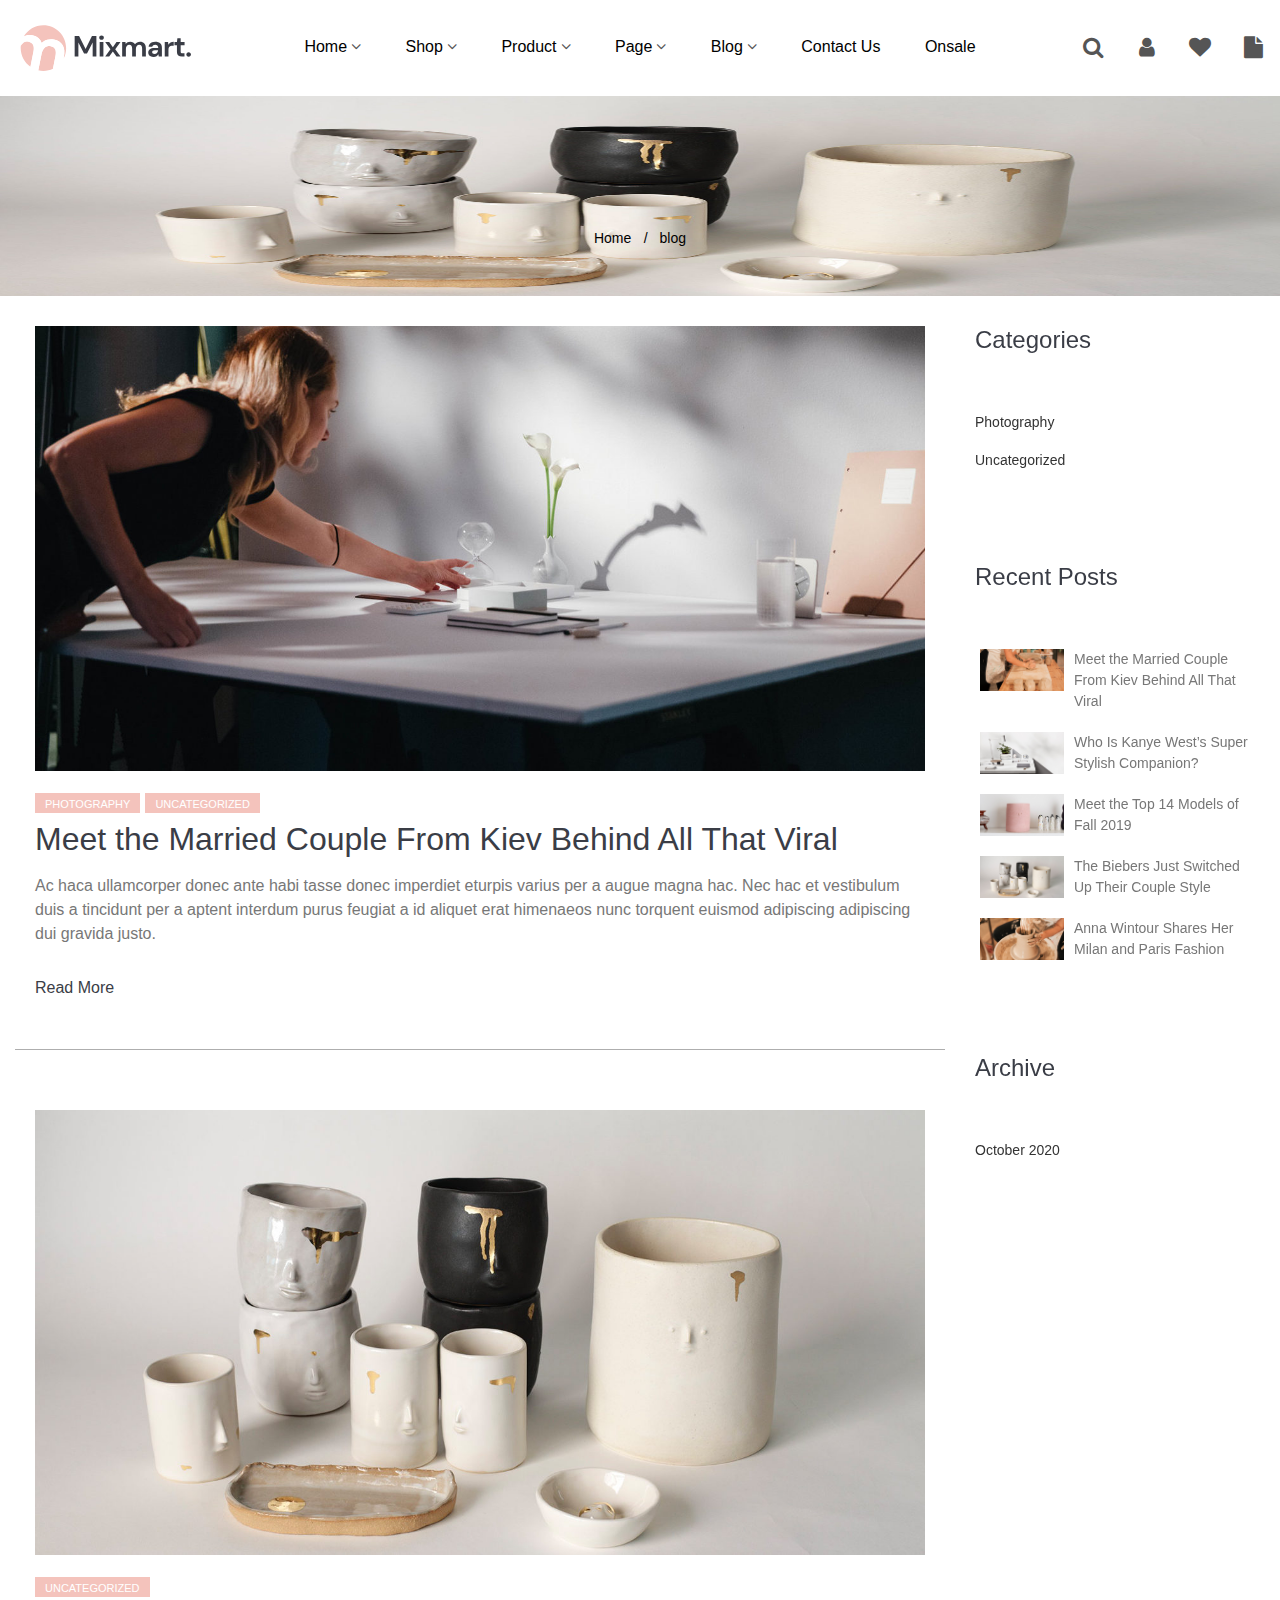
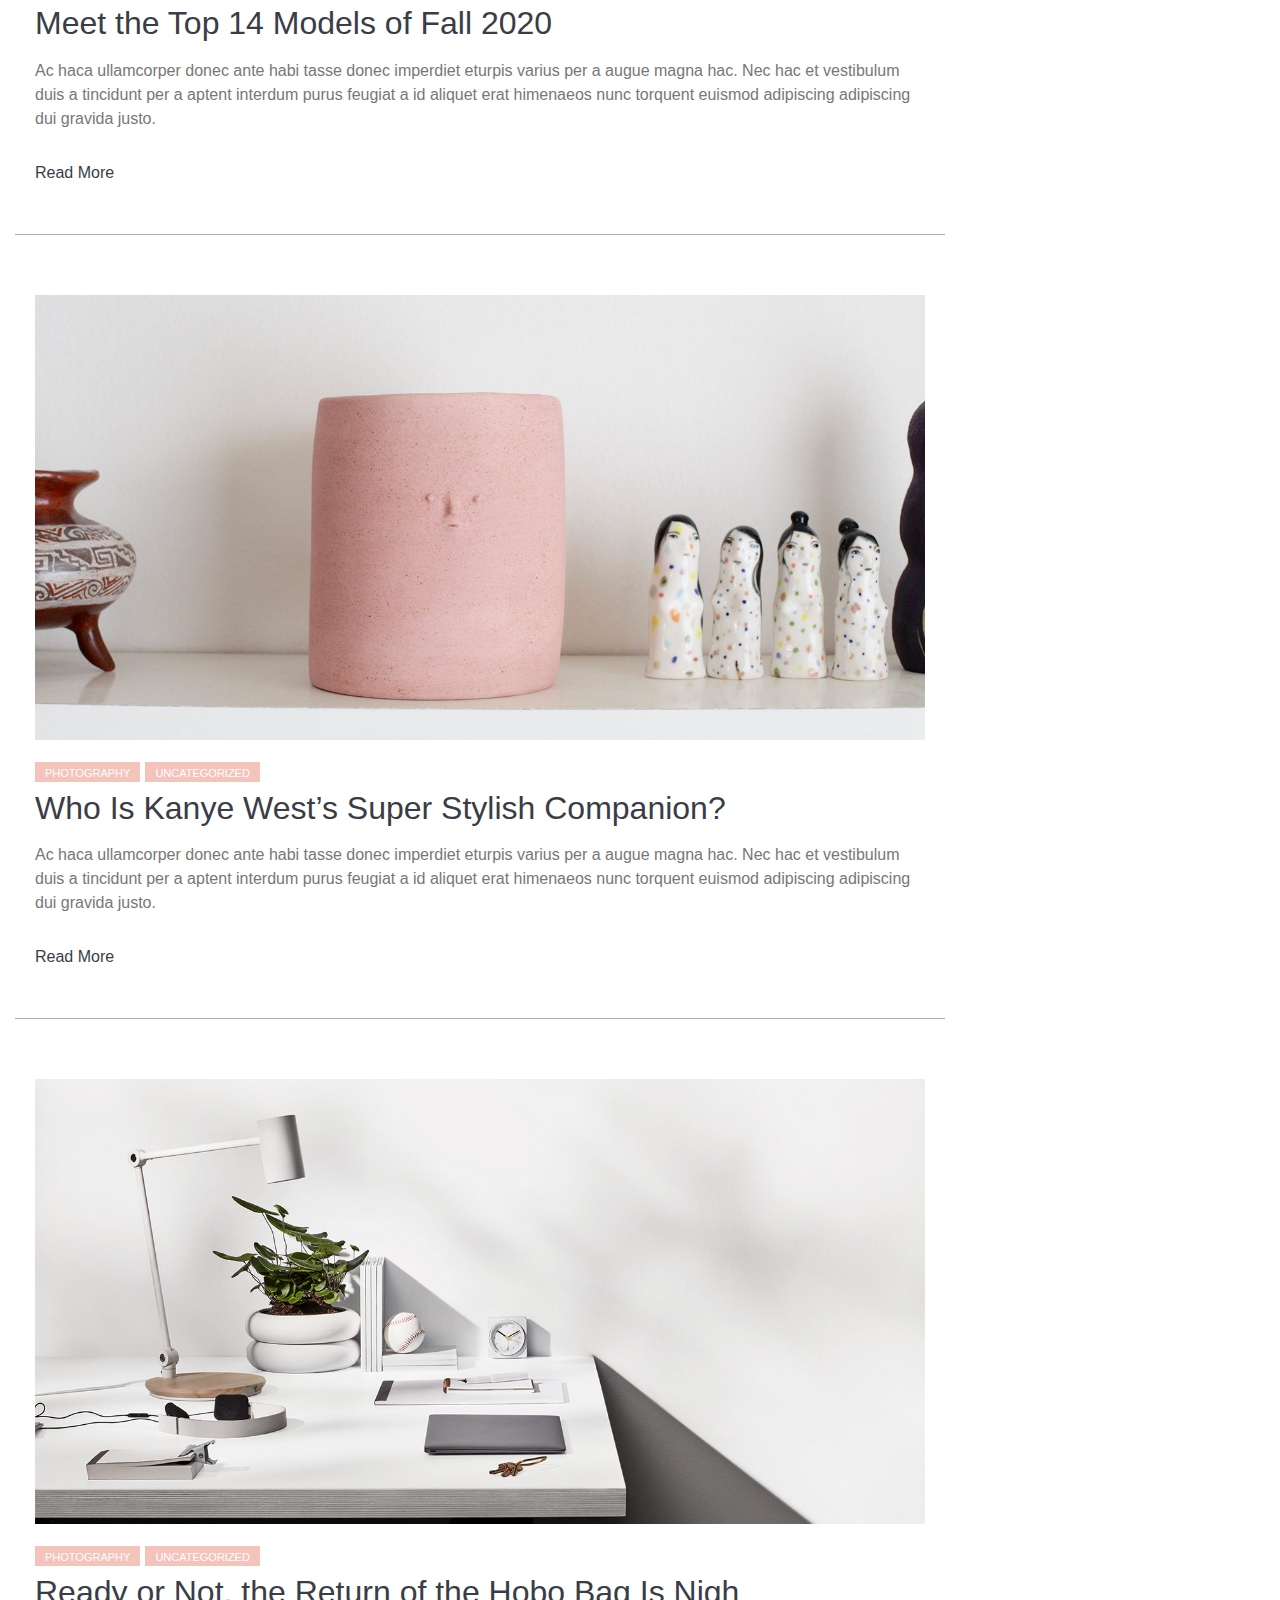
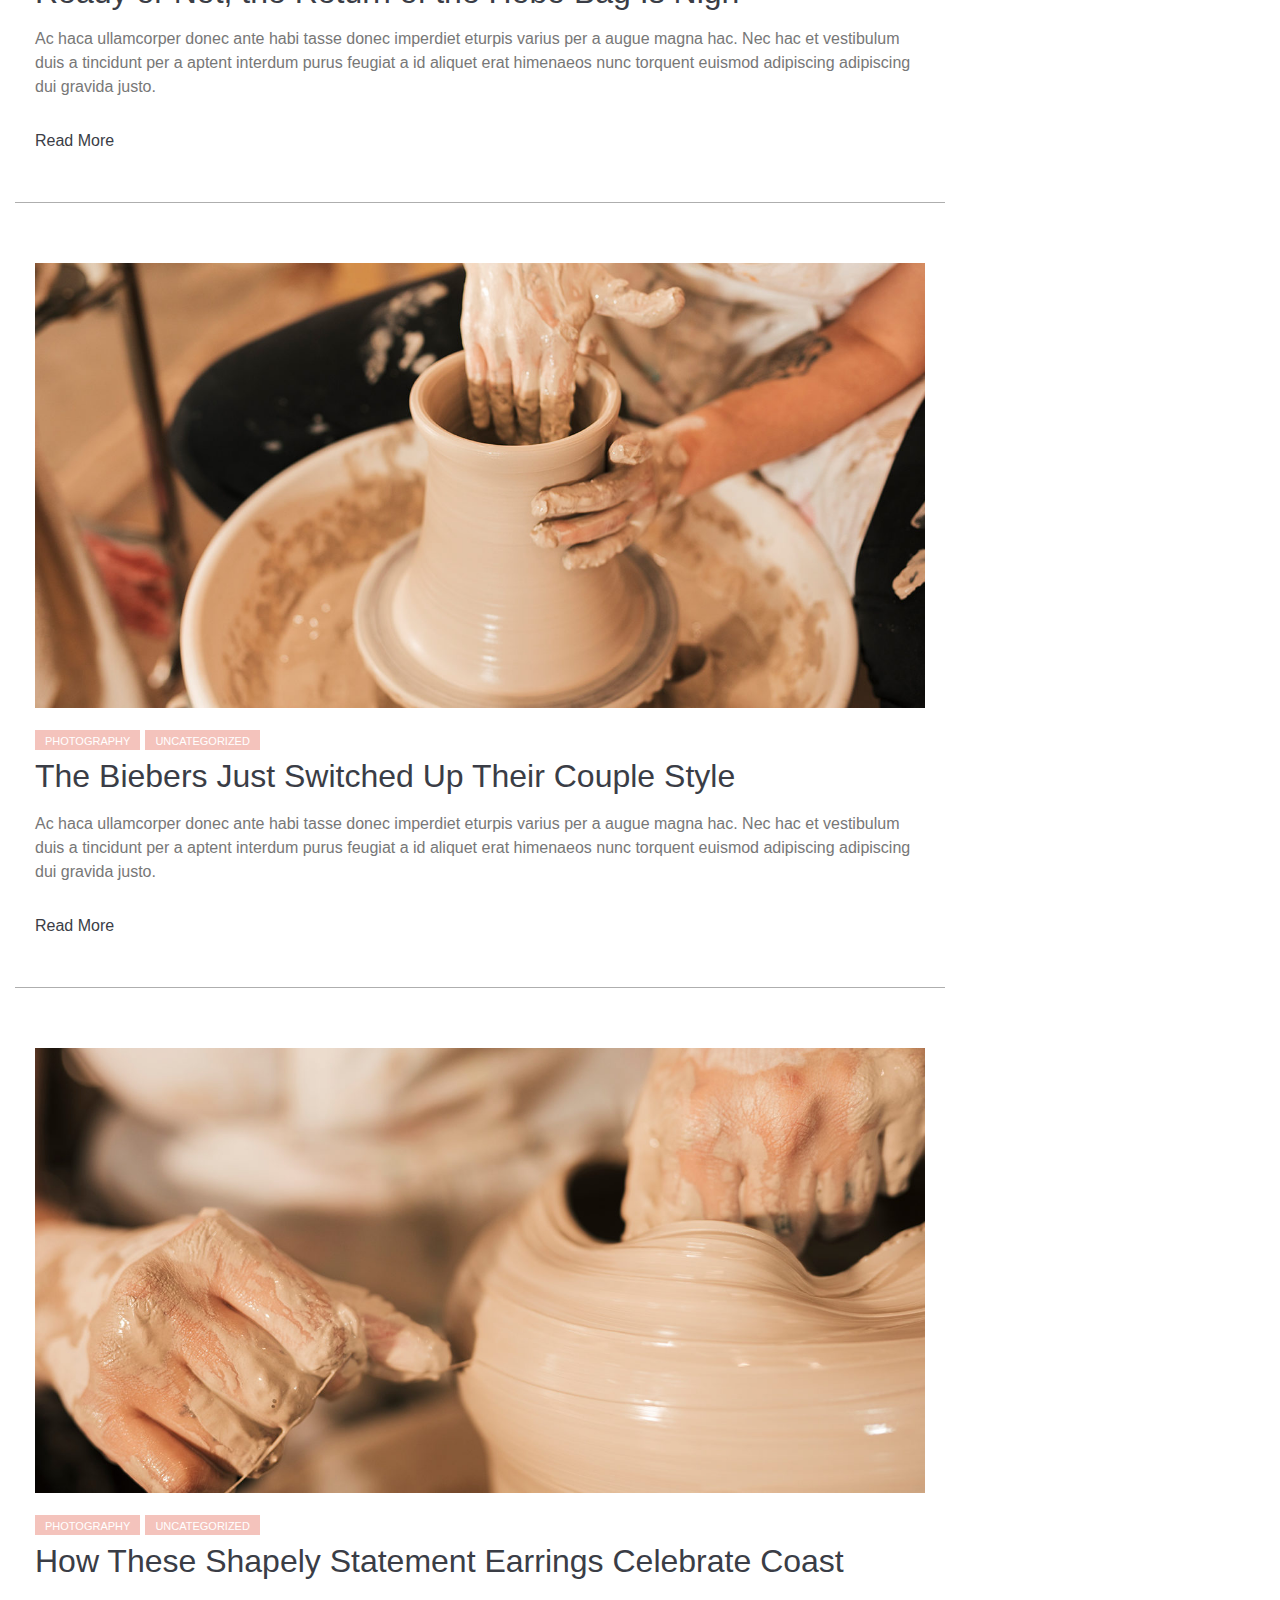
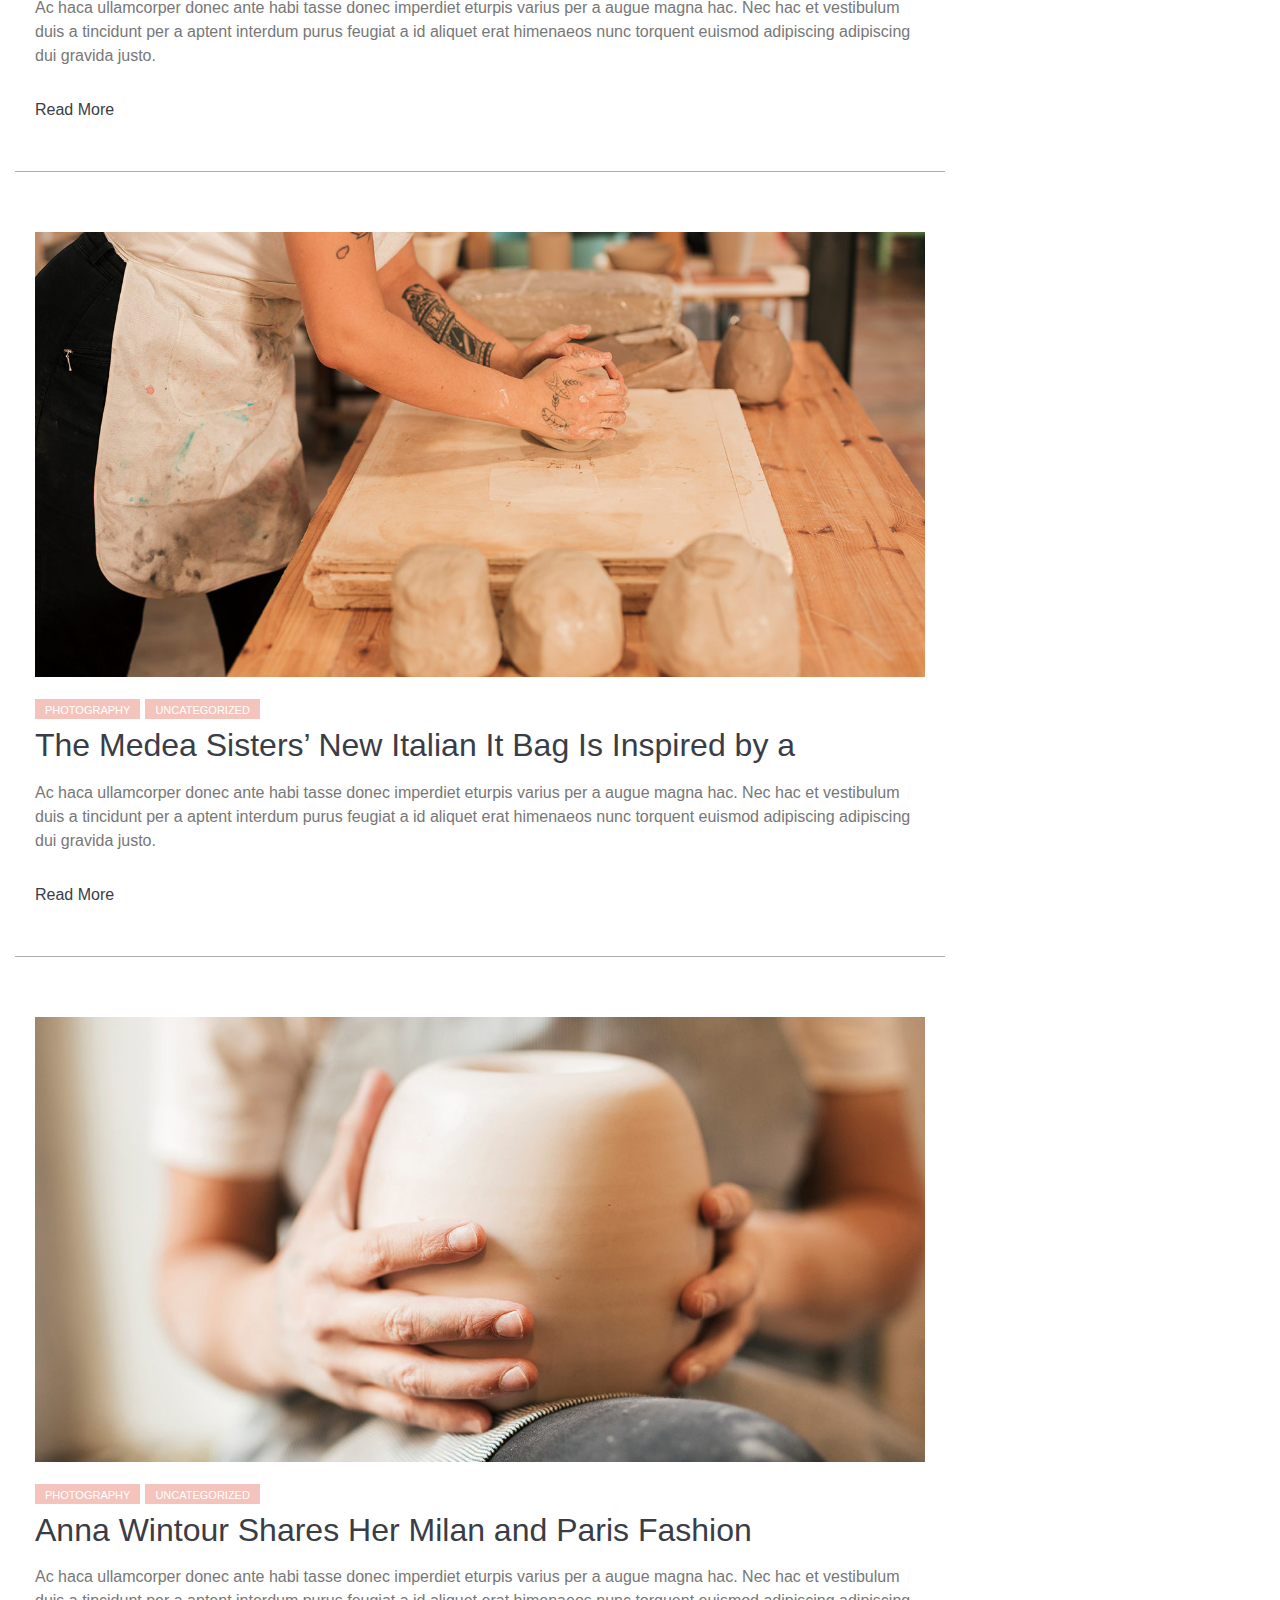
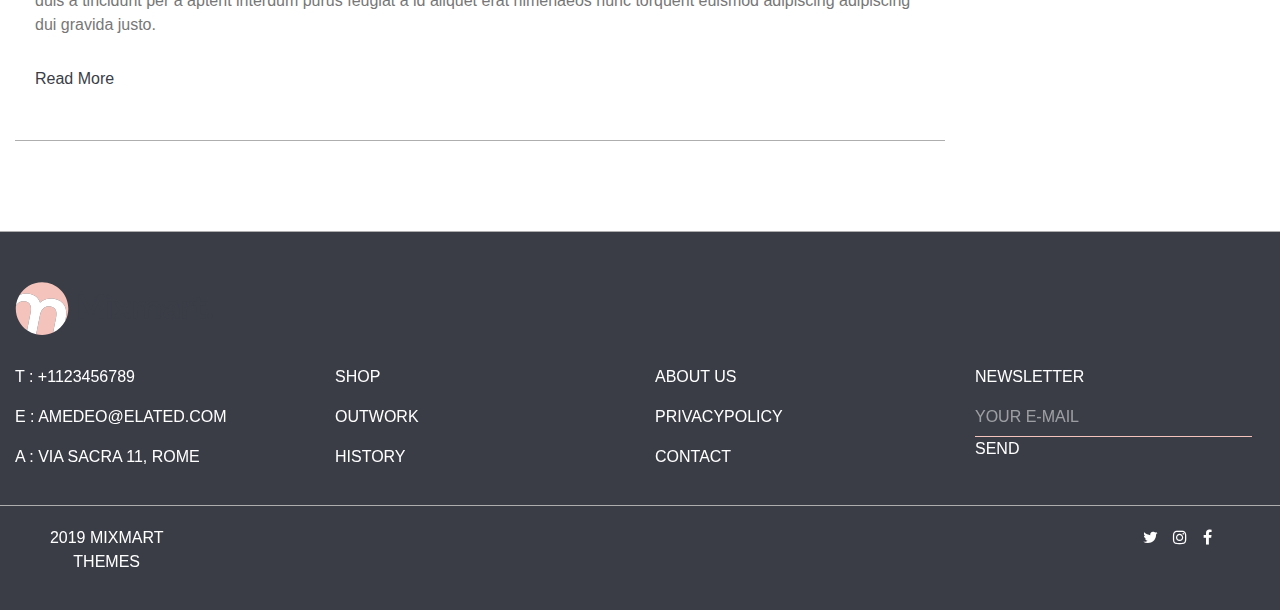
<file: blog.html>
<!doctype html>
<html lang="en">
<head>
    <!-- Required meta tags -->
    <meta charset="utf-8">
    <meta name="viewport" content="width=device-width, initial-scale=1, shrink-to-fit=no">

    <!-- Bootstrap CSS -->
    <link rel="stylesheet" href="css/bootstrap.css">
    <link rel="stylesheet" href="css/style.css">
    <link rel="stylesheet" href="css/slick.css">
    <link rel="stylesheet" href="https://stackpath.bootstrapcdn.com/font-awesome/4.7.0/css/font-awesome.min.css">
    <link href="https://unpkg.com/aos@2.3.1/dist/aos.css" rel="stylesheet">

    <title>Blog</title>
</head>
<body>
    <header>
        <div class="container-fluid">
            <div class="row align-items-center justify-content-between">
                <div class="col-md-2 col-6"><div class="header1-logo"><a href="#"><img src="images/logo_mixmart_1.svg" alt=""></a></div></div>
                <div class="col-3 menu-btn-responsive"><a href="#" id="menu-responsive"><i class="fa fa-align-right"></i></a></div>
                <div class="col-md-8 col-12 text-center header1-links">
                    <ul>
                        <li class="menu1-links"><a href="#"><span class="menu1-title borderlast">Home</span><span class="menu1-icon fa fa-angle-down"></span></a>
                            <div class="header2-link">
                                <ul>
                                    <li class="menu2-links"><a href="#">Home 1</a></li>
                                    <li class="menu2-links"><a href="#">Home 2</a></li>
                                    <li class="menu2-links"><a href="#">Home 3</a></li>
                                    <li class="menu2-links"><a href="#">Home 4</a></li>
                                    <li class="menu2-links"><a href="#">Home 5</a></li>
                                    <li class="menu2-links"><a href="#">Home 6</a></li>
                                    <li class="menu2-links"><a href="#">Home 7</a></li>
                                </ul>
                            </div>
                        </li>
                        <li class="menu1-links"><a href="#"><span class="menu1-title borderlast">Shop</span><span class="menu1-icon fa fa-angle-down"></span></a>
                            <div class="header2-link">
                                <ul>
                                    <li class="menu2-links"><a href="#">Home 1</a></li>
                                    <li class="menu2-links"><a href="#">Home 2</a></li>
                                    <li class="menu2-links"><a href="#">Home 3</a></li>
                                    <li class="menu2-links"><a href="#">Home 4</a></li>
                                    <li class="menu2-links"><a href="#">Home 5</a></li>
                                    <li class="menu2-links"><a href="#">Home 6</a></li>
                                    <li class="menu2-links"><a href="#">Home 7</a></li>
                                </ul>
                            </div>
                        </li>
                        <li class="menu1-links"><a href="#"><span class="menu1-title borderlast">Product</span><span class="menu1-icon fa fa-angle-down"></span></a>
                            <div class="header2-link">
                                <ul>
                                    <li class="menu2-links"><a href="#">Home 1</a></li>
                                    <li class="menu2-links"><a href="#">Home 2</a></li>
                                    <li class="menu2-links"><a href="#">Home 3</a></li>
                                    <li class="menu2-links"><a href="#">Home 4</a></li>
                                    <li class="menu2-links"><a href="#">Home 5</a></li>
                                    <li class="menu2-links"><a href="#">Home 6</a></li>
                                    <li class="menu2-links"><a href="#">Home 7</a></li>
                                </ul>
                            </div>
                        </li>
                        <li class="menu1-links"><a href="#"><span class="menu1-title borderlast">Page</span><span class="menu1-icon fa fa-angle-down"></span></a>
                            <div class="header2-link">
                                <ul>
                                    <li class="menu2-links"><a href="#">Home 1</a></li>
                                    <li class="menu2-links"><a href="#">Home 2</a></li>
                                    <li class="menu2-links"><a href="#">Home 3</a></li>
                                    <li class="menu2-links"><a href="#">Home 4</a></li>
                                    <li class="menu2-links"><a href="#">Home 5</a></li>
                                    <li class="menu2-links"><a href="#">Home 6</a></li>
                                    <li class="menu2-links"><a href="#">Home 7</a></li>
                                </ul>
                            </div>
                        </li>
                        <li class="menu1-links"><a href="#"><span class="menu1-title borderlast">Blog</span><span class="menu1-icon fa fa-angle-down"></span></a>
                            <div class="header2-link">
                                <ul>
                                    <li class="menu2-links"><a href="#">Home 1</a></li>
                                    <li class="menu2-links"><a href="#">Home 2</a></li>
                                    <li class="menu2-links"><a href="#">Home 3</a></li>
                                    <li class="menu2-links"><a href="#">Home 4</a></li>
                                    <li class="menu2-links"><a href="#">Home 5</a></li>
                                    <li class="menu2-links"><a href="#">Home 6</a></li>
                                    <li class="menu2-links"><a href="#">Home 7</a></li>
                                </ul>
                            </div>
                        </li>
                        <li class="menu1-links"><a href="#"><span class="menu1-title">Contact Us</span></a></li>
                        <li class="menu1-links"><a href="#"><span class="menu1-title">Onsale</span></a></li>
                    </ul>
                </div>
                <div class="col-md-2 col-6 header1-socials">
                    <div class="row">
                        <div class="col-md-3 col-3 social1-icons text-center"><a href="#" class="social-links" id="search"><i class="fa fa-search"></i></a></div>
                        <div class="col-md-3 col-3 social1-icons text-center">
                            <a href="#" class="social-links"><i class="fa fa-user"></i></a>
                            <div class="header-signin">
                                <div class="signin-info">
                                    <h4>Sign in</h4>
                                    <a href="#" class="signin-links">Create an account</a>
                                </div>
                                <div class="signin-boxes">
                                    <p>Username</p>
                                    <input type="text">
                                    <p>Password</p>
                                    <input type="password">
                                    <button class="btn btn-danger">LOGIN</button>
                                    <a href="#" class="signin-links">forgot your password?</a>
                                </div>

                            </div>
                        </div>
                        <div class="col-md-3 col-3 social1-icons text-center"><a href="#" class="social-links"><i class="fa fa-heart"></i></a></div>
                        <div class="col-md-3 col-3 social1-icons text-center"><a href="#" class="social-links"><i class="fa fa-file"></i></a></div>
                    </div>
                </div>
            </div>
            <div id="my-search" class="my-search-nav">
                <a href="#" class="closebtn" id="my-close-btn">&times;</a>
                <div class="search-container">
                    <input type="text">
                    <div class="search-fetched">
                        <ul class="row row-cols-md-4">
                            <li><a href="#" class="search-fetched-items"><div class="fetched-img"><img src="images/blue-hasami-plate-small-1.jpg" class="img-responsive" alt=""></div><div class="fetched-content"><h3 class="fetched-items-title">Ceramic Sauce Dip in Blue Stripe</h3><span class="fetched-items-price">$18.00</span></div></a></li>
                            <li><a href="#" class="search-fetched-items"><div class="fetched-img"><img src="images/blue-hasami-plate-small-1.jpg" class="img-responsive" alt=""></div><div class="fetched-content"><h3 class="fetched-items-title">Ceramic Sauce Dip in Blue Stripe</h3><span class="fetched-items-price">$18.00</span></div></a></li>
                            <li><a href="#" class="search-fetched-items"><div class="fetched-img"><img src="images/blue-hasami-plate-small-1.jpg" class="img-responsive" alt=""></div><div class="fetched-content"><h3 class="fetched-items-title">Ceramic Sauce Dip in Blue Stripe</h3><span class="fetched-items-price">$18.00</span></div></a></li>
                            <li><a href="#" class="search-fetched-items"><div class="fetched-img"><img src="images/blue-hasami-plate-small-1.jpg" class="img-responsive" alt=""></div><div class="fetched-content"><h3 class="fetched-items-title">Ceramic Sauce Dip in Blue Stripe</h3><span class="fetched-items-price">$18.00</span></div></a></li>
                            <li><a href="#" class="search-fetched-items"><div class="fetched-img"><img src="images/blue-hasami-plate-small-1.jpg" class="img-responsive" alt=""></div><div class="fetched-content"><h3 class="fetched-items-title">Ceramic Sauce Dip in Blue Stripe</h3><span class="fetched-items-price">$18.00</span></div></a></li>
                            <li><a href="#" class="search-fetched-items"><div class="fetched-img"><img src="images/blue-hasami-plate-small-1.jpg" class="img-responsive" alt=""></div><div class="fetched-content"><h3 class="fetched-items-title">Ceramic Sauce Dip in Blue Stripe</h3><span class="fetched-items-price">$18.00</span></div></a></li>
                            <li><a href="#" class="search-fetched-items"><div class="fetched-img"><img src="images/blue-hasami-plate-small-1.jpg" class="img-responsive" alt=""></div><div class="fetched-content"><h3 class="fetched-items-title">Ceramic Sauce Dip in Blue Stripe</h3><span class="fetched-items-price">$18.00</span></div></a></li>
                            <li><a href="#" class="search-fetched-items"><div class="fetched-img"><img src="images/blue-hasami-plate-small-1.jpg" class="img-responsive" alt=""></div><div class="fetched-content"><h3 class="fetched-items-title">Ceramic Sauce Dip in Blue Stripe</h3><span class="fetched-items-price">$18.00</span></div></a></li>
                        </ul>
                        <a href="#" class="fetched-items-related">Show 1 more items</a>
                    </div>
                </div>
            </div>
        </div>
    </header>
</body>
<section class="main">
    <div class="container-fluid">
        <div class="row">
            <div class="site-nav col-12">
                <img src="images/02-1-1400x700.jpg" alt="">
                <ul>
                    <li><a href="#">Home</a></li>
                    <li><a href="#">blog</a></li>
                </ul>
            </div>
        </div>
    </div>
    <div class="menu-responsive-container">
        <div class="responsive-close"><a href="#" id="responsive-close-btn">&times;</a></div>
        <ul class="response-1level">
            <li class="responsive-items">
                <a href="#" class="responsive-links"><span>Home</span><i class="fa fa-angle-right"></i></a>
                <div class="response-2level">
                    <div class="response-2level-items"><a href="#">Home1</a></div>
                    <div class="response-2level-items"><a href="#">Home2</a></div>
                    <div class="response-2level-items"><a href="#">Home3</a></div>
                    <div class="response-2level-items"><a href="#">Home4</a></div>
                    <div class="response-2level-items"><a href="#">Home5</a></div>
                </div>
            </li>
            <li class="responsive-items"><a href="#" class="responsive-links"><span>Shop</span><i class="fa fa-angle-right"></i></a>
                <div class="response-2level">
                    <div class="response-2level-items"><a href="#">Home1</a></div>
                    <div class="response-2level-items"><a href="#">Home2</a></div>
                    <div class="response-2level-items"><a href="#">Home3</a></div>
                    <div class="response-2level-items"><a href="#">Home4</a></div>
                    <div class="response-2level-items"><a href="#">Home5</a></div>
                </div>
            </li>
            <li class="responsive-items"><a href="#" class="responsive-links"><span>Product</span><i class="fa fa-angle-right"></i></a>
                <div class="response-2level">
                    <div class="response-2level-items"><a href="#">Home1</a></div>
                    <div class="response-2level-items"><a href="#">Home2</a></div>
                    <div class="response-2level-items"><a href="#">Home3</a></div>
                    <div class="response-2level-items"><a href="#">Home4</a></div>
                    <div class="response-2level-items"><a href="#">Home5</a></div>
                </div>
            </li>
            <li class="responsive-items"><a href="#" class="responsive-links"><span>Page</span><i class="fa fa-angle-right"></i></a>
                <div class="response-2level">
                    <div class="response-2level-items"><a href="#">Home1</a></div>
                    <div class="response-2level-items"><a href="#">Home2</a></div>
                    <div class="response-2level-items"><a href="#">Home3</a></div>
                    <div class="response-2level-items"><a href="#">Home4</a></div>
                    <div class="response-2level-items"><a href="#">Home5</a></div>
                </div>
            </li>
            <li class="responsive-items"><a href="#" class="responsive-links"><span>Blog</span><i class="fa fa-angle-right"></i></a>
                <div class="response-2level">
                    <div class="response-2level-items"><a href="#">Home1</a></div>
                    <div class="response-2level-items"><a href="#">Home2</a></div>
                    <div class="response-2level-items"><a href="#">Home3</a></div>
                    <div class="response-2level-items"><a href="#">Home4</a></div>
                    <div class="response-2level-items"><a href="#">Home5</a></div>
                </div>
            </li>
            <li class="responsive-items"><a href="#" class="responsive-links"><span>Home</span><i class="fa fa-angle-right"></i></a>
                <div class="response-2level">
                    <div class="response-2level-items"><a href="#">Home1</a></div>
                    <div class="response-2level-items"><a href="#">Home2</a></div>
                    <div class="response-2level-items"><a href="#">Home3</a></div>
                    <div class="response-2level-items"><a href="#">Home4</a></div>
                    <div class="response-2level-items"><a href="#">Home5</a></div>
                </div>
            </li>
            <li class="responsive-items"><a href="#" class="responsive-links">Contact us</a></li>
            <li class="responsive-items"><a href="#" class="responsive-links">Onsale</a></li>
        </ul>
    </div>
</section>
<section class="main">
    <div class="blog">
        <div class="container-fluid">
            <div class="row">
                <div class="col-12 col-md-9">
                    <div class="blog-post">
                        <div class="blog-img"><img src="images/01-2-1400x700%20(1).jpg" alt=""></div>
                        <header class="blog-post-header">
                            <div class="blog-cat"><a href="#" class="post-cat">PHOTOGRAPHY</a><a href="#" class="post-cat">UNCATEGORIZED</a></div>
                            <h3 class="blog-post-title"><a href="#" class="blog-title-link">Meet the Married Couple From Kiev Behind All That Viral</a></h3>
                        </header>
                        <div class="blog-post-entry">
                            <p>
                                Ac haca ullamcorper donec ante habi tasse donec imperdiet eturpis varius per a augue magna hac. Nec hac et vestibulum duis a tincidunt per a aptent interdum purus feugiat a id aliquet erat himenaeos nunc torquent euismod adipiscing adipiscing dui gravida justo.
                                <a href="#" class="blog-more-link">Read More</a>
                            </p>
                        </div>
                    </div>
                    <div class="blog-post">
                        <div class="blog-img"><img src="images/111.jpg" alt=""></div>
                        <header class="blog-post-header">
                            <div class="blog-cat"><a href="#" class="post-cat">UNCATEGORIZED</a></div>
                            <h3 class="blog-post-title"><a href="#" class="blog-title-link">Meet the Top 14 Models of Fall 2020</a></h3>
                        </header>
                        <div class="blog-post-entry">
                            <p>
                                Ac haca ullamcorper donec ante habi tasse donec imperdiet eturpis varius per a augue magna hac. Nec hac et vestibulum duis a tincidunt per a aptent interdum purus feugiat a id aliquet erat himenaeos nunc torquent euismod adipiscing adipiscing dui gravida justo.
                                <a href="#" class="blog-more-link">Read More</a>
                            </p>
                        </div>
                    </div>
                    <div class="blog-post">
                        <div class="blog-img"><img src="images/112.jpg" alt=""></div>
                        <header class="blog-post-header">
                            <div class="blog-cat"><a href="#" class="post-cat">PHOTOGRAPHY</a><a href="#" class="post-cat">UNCATEGORIZED</a></div>
                            <h3 class="blog-post-title"><a href="#" class="blog-title-link">Who Is Kanye West’s Super Stylish Companion?</a></h3>
                        </header>
                        <div class="blog-post-entry">
                            <p>
                                Ac haca ullamcorper donec ante habi tasse donec imperdiet eturpis varius per a augue magna hac. Nec hac et vestibulum duis a tincidunt per a aptent interdum purus feugiat a id aliquet erat himenaeos nunc torquent euismod adipiscing adipiscing dui gravida justo.
                                <a href="#" class="blog-more-link">Read More</a>
                            </p>
                        </div>
                    </div>
                    <div class="blog-post">
                        <div class="blog-img"><img src="images/113.jpg" alt=""></div>
                        <header class="blog-post-header">
                            <div class="blog-cat"><a href="#" class="post-cat">PHOTOGRAPHY</a><a href="#" class="post-cat">UNCATEGORIZED</a></div>
                            <h3 class="blog-post-title"><a href="#" class="blog-title-link">Ready or Not, the Return of the Hobo Bag Is Nigh</a></h3>
                        </header>
                        <div class="blog-post-entry">
                            <p>
                                Ac haca ullamcorper donec ante habi tasse donec imperdiet eturpis varius per a augue magna hac. Nec hac et vestibulum duis a tincidunt per a aptent interdum purus feugiat a id aliquet erat himenaeos nunc torquent euismod adipiscing adipiscing dui gravida justo.
                                <a href="#" class="blog-more-link">Read More</a>
                            </p>
                        </div>
                    </div>
                    <div class="blog-post">
                        <div class="blog-img"><img src="images/114.jpg" alt=""></div>
                        <header class="blog-post-header">
                            <div class="blog-cat"><a href="#" class="post-cat">PHOTOGRAPHY</a><a href="#" class="post-cat">UNCATEGORIZED</a></div>
                            <h3 class="blog-post-title"><a href="#" class="blog-title-link">The Biebers Just Switched Up Their Couple Style</a></h3>
                        </header>
                        <div class="blog-post-entry">
                            <p>
                                Ac haca ullamcorper donec ante habi tasse donec imperdiet eturpis varius per a augue magna hac. Nec hac et vestibulum duis a tincidunt per a aptent interdum purus feugiat a id aliquet erat himenaeos nunc torquent euismod adipiscing adipiscing dui gravida justo.
                                <a href="#" class="blog-more-link">Read More</a>
                            </p>
                        </div>
                    </div>
                    <div class="blog-post">
                        <div class="blog-img"><img src="images/sofal1.jpg" alt=""></div>
                        <header class="blog-post-header">
                            <div class="blog-cat"><a href="#" class="post-cat">PHOTOGRAPHY</a><a href="#" class="post-cat">UNCATEGORIZED</a></div>
                            <h3 class="blog-post-title"><a href="#" class="blog-title-link">How These Shapely Statement Earrings Celebrate Coast</a></h3>
                        </header>
                        <div class="blog-post-entry">
                            <p>
                                Ac haca ullamcorper donec ante habi tasse donec imperdiet eturpis varius per a augue magna hac. Nec hac et vestibulum duis a tincidunt per a aptent interdum purus feugiat a id aliquet erat himenaeos nunc torquent euismod adipiscing adipiscing dui gravida justo.
                                <a href="#" class="blog-more-link">Read More</a>
                            </p>
                        </div>
                    </div>
                    <div class="blog-post">
                        <div class="blog-img"><img src="images/115.jpg" alt=""></div>
                        <header class="blog-post-header">
                            <div class="blog-cat"><a href="#" class="post-cat">PHOTOGRAPHY</a><a href="#" class="post-cat">UNCATEGORIZED</a></div>
                            <h3 class="blog-post-title"><a href="#" class="blog-title-link">The Medea Sisters’ New Italian It Bag Is Inspired by a</a></h3>
                        </header>
                        <div class="blog-post-entry">
                            <p>
                                Ac haca ullamcorper donec ante habi tasse donec imperdiet eturpis varius per a augue magna hac. Nec hac et vestibulum duis a tincidunt per a aptent interdum purus feugiat a id aliquet erat himenaeos nunc torquent euismod adipiscing adipiscing dui gravida justo.
                                <a href="#" class="blog-more-link">Read More</a>
                            </p>
                        </div>
                    </div>
                    <div class="blog-post">
                        <div class="blog-img"><img src="images/116.jpg" alt=""></div>
                        <header class="blog-post-header">
                            <div class="blog-cat"><a href="#" class="post-cat">PHOTOGRAPHY</a><a href="#" class="post-cat">UNCATEGORIZED</a></div>
                            <h3 class="blog-post-title"><a href="#" class="blog-title-link">Anna Wintour Shares Her Milan and Paris Fashion</a></h3>
                        </header>
                        <div class="blog-post-entry">
                            <p>
                                Ac haca ullamcorper donec ante habi tasse donec imperdiet eturpis varius per a augue magna hac. Nec hac et vestibulum duis a tincidunt per a aptent interdum purus feugiat a id aliquet erat himenaeos nunc torquent euismod adipiscing adipiscing dui gravida justo.
                                <a href="#" class="blog-more-link">Read More</a>
                            </p>
                        </div>
                    </div>
                </div>
                <div class="col-12 col-md-3">
                    <div class="right-container">
                        <div class="blog-category-container">
                            <h3 class="blog-right-title">Categories</h3>
                            <ul>
                                <li class="blog-cat-link"><a href="#">Photography</a></li>
                                <li class="blog-cat-link"><a href="#">Uncategorized</a></li>
                            </ul>
                        </div>
                        <div class="recent-post-container">
                            <h3 class="blog-right-title">Recent Posts</h3>
                            <ul>
                                <li class="recent-title"><img src="images/115.jpg" alt="" class="img-responsive"><a href="#">Meet the Married Couple From Kiev Behind All That Viral</a></li>
                                <li class="recent-title"><img src="images/113.jpg" alt="" class="img-responsive"><a href="#">Who Is Kanye West’s Super Stylish Companion?</a></li>
                                <li class="recent-title"><img src="images/112.jpg" alt="" class="img-responsive"><a href="#">Meet the Top 14 Models of Fall 2019</a></li>
                                <li class="recent-title"><img src="images/111.jpg" alt="" class="img-responsive"><a href="#">The Biebers Just Switched Up Their Couple Style</a></li>
                                <li class="recent-title"><img src="images/114.jpg" alt="" class="img-responsive"><a href="#">Anna Wintour Shares Her Milan and Paris Fashion</a></li>
                            </ul>
                        </div>
                        <div class="archive-container">
                            <h3 class="blog-right-title">Archive</h3>
                            <ul>
                                <li class="blog-cat-link"><a href="#">October 2020</a></li>
                            </ul>
                        </div>
                    </div>
                </div>
            </div>
        </div>
    </div>
</section>
<div class="bar-handler">
    <div class="bar-search">
        <div class="row align-items-center">
            <input type="text" class="col-8">
            <button class="btn btn-danger col-4">search<i class="fa fa-search"></i></button>
        </div>
    </div>
    <div class="row">
        <div class="col-4 text-center"><a href="" class="bar-links"><i class="fa fa-user"></i></a></div>
        <div class="col-4 text-center"><a href="#" class="bar-links" id="bar-search-btn"><i class="fa fa-search"></i></a></div>
        <div class="col-4 text-center"><a href="" class="bar-links"><i class="fa fa-file"></i></a></div>
    </div>
</div>
<footer>
    <div class="container-fluid">
        <div class="row">
            <div class="col-md-3 col-sm-12">
                <a href="#" class="footer-logo"><img src="images/logo_mixmart_1.svg" alt="" class="img-responsive"></a>
            </div>
        </div>
        <div class="row">
            <div class="col-md-3 col-12">
                <div><p>T : +1123456789</p></div>
                <div><p>E : AMEDEO@ELATED.COM</p></div>
                <div><p>A : VIA SACRA 11, ROME</p></div>
            </div>
            <div class="col-md-3 col-12">
                <div><a href="#" class="footer-links">SHOP</a></div>
                <div><a href="#" class="footer-links">OUTWORK</a></div>
                <div><a href="#" class="footer-links">HISTORY</a></div>
            </div>
            <div class="col-md-3 col-12">
                <div><a href="#" class="footer-links">ABOUT US</a></div>
                <div><a href="#" class="footer-links">PRIVACYPOLICY</a></div>
                <div><a href="#" class="footer-links">CONTACT</a></div>
            </div>
            <div class="col-md-3 col-12">
                <div><p>NEWSLETTER</p></div>
                <div class="footer-border"><input type="text" placeholder="YOUR E-MAIL"><a href="#" class="send-btn">SEND</a></div>
            </div>
        </div>
    </div>
</footer>
<footer>
    <div class="footer-down">
        <div class="container-fluid">
            <div class="row justify-content-between">
                <div class="col-md-2 text-center"><p>2019 MIXMART THEMES</p></div>
                <div class="col-md-2 text-center">
                    <div class="row justify-content-center">
                        <div class="col-1"><a href="#" class="footer-icon"><i class="fa fa-twitter"></i></a></div>
                        <div class="col-1"><a href="#" class="footer-icon"><i class="fa fa-instagram"></i></a></div>
                        <div class="col-1"><a href="#" class="footer-icon"><i class="fa fa-facebook"></i></a></div>
                    </div>
                </div>
            </div>
        </div>
    </div>
</footer>

<!-- Optional JavaScript -->
<!-- jQuery first, then Popper.js, then Bootstrap JS -->
<script src="js/jquery-3.4.1.min.js"></script>
<script src="js/bootstrap.js"></script>
<script src="js/slick.min.js"></script>
<script src="js/index.js"></script>
<script src="https://code.jquery.com/jquery-3.4.1.slim.min.js" integrity="sha384-J6qa4849blE2+poT4WnyKhv5vZF5SrPo0iEjwBvKU7imGFAV0wwj1yYfoRSJoZ+n" crossorigin="anonymous"></script>
<script src="https://cdn.jsdelivr.net/npm/popper.js@1.16.0/dist/umd/popper.min.js" integrity="sha384-Q6E9RHvbIyZFJoft+2mJbHaEWldlvI9IOYy5n3zV9zzTtmI3UksdQRVvoxMfooAo" crossorigin="anonymous"></script>
<script src="https://stackpath.bootstrapcdn.com/bootstrap/4.4.1/js/bootstrap.min.js" integrity="sha384-wfSDF2E50Y2D1uUdj0O3uMBJnjuUD4Ih7YwaYd1iqfktj0Uod8GCExl3Og8ifwB6" crossorigin="anonymous"></script>
<script src="https://unpkg.com/aos@2.3.1/dist/aos.js"></script>
<script>
    AOS.init();
</script>
</body>
</html>
</file>
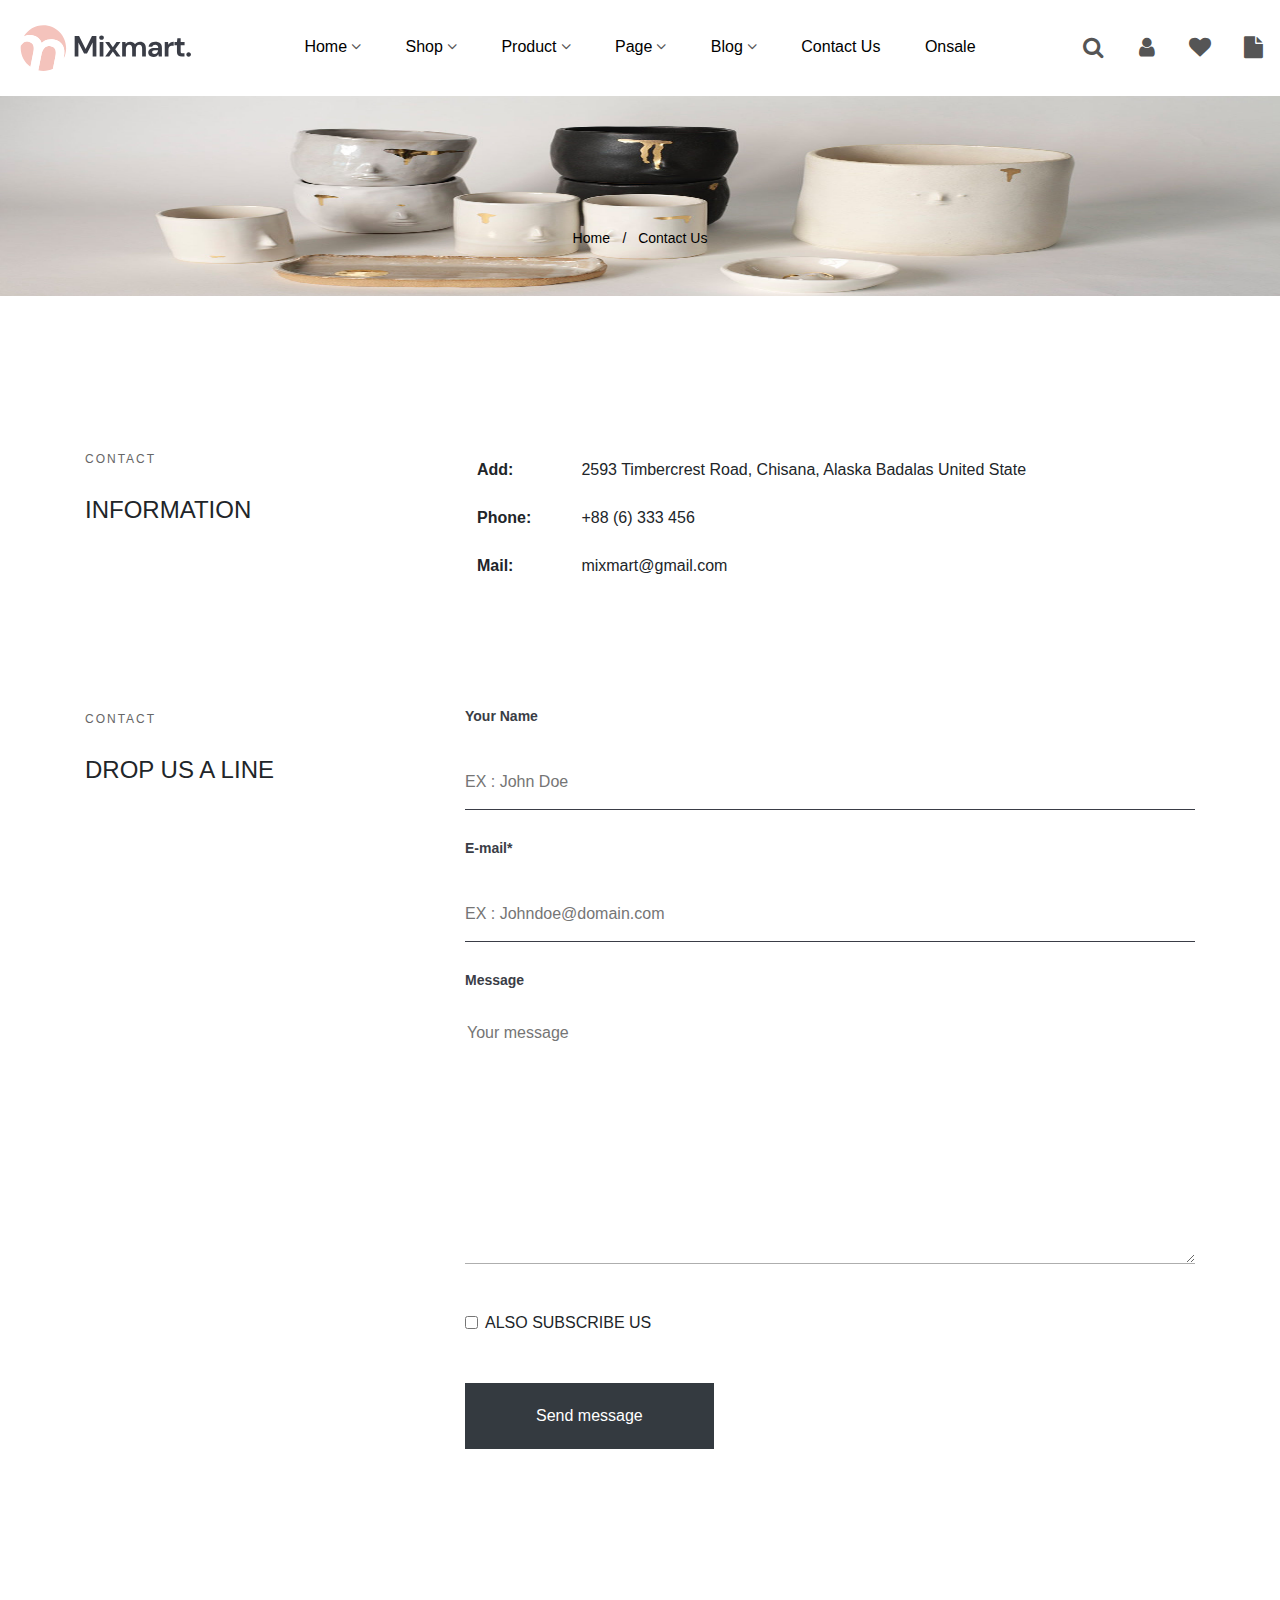
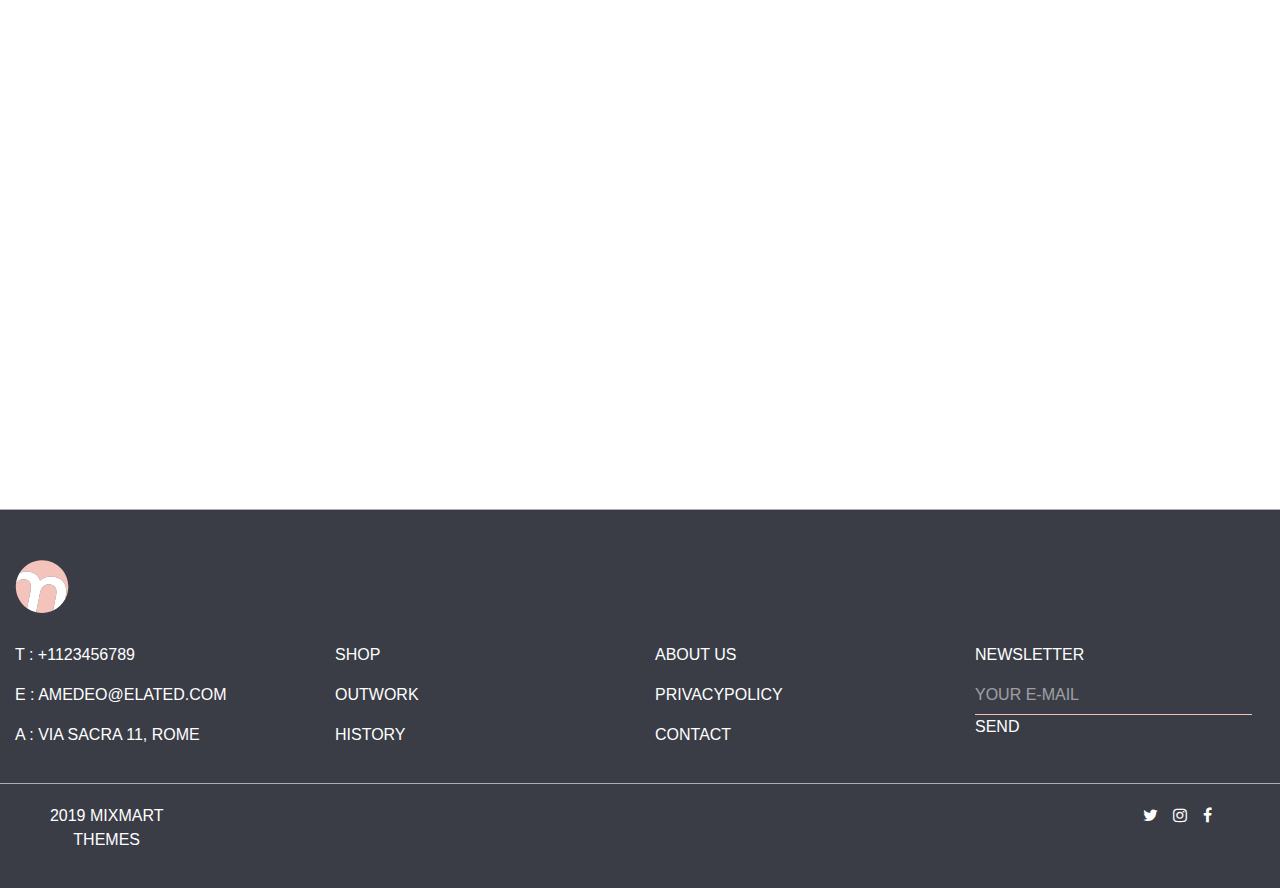
<file: Contactus.html>
<!doctype html>
<html lang="en">
<head>
    <!-- Required meta tags -->
    <meta charset="utf-8">
    <meta name="viewport" content="width=device-width, initial-scale=1, shrink-to-fit=no">

    <!-- Bootstrap CSS -->
    <link rel="stylesheet" href="css/bootstrap.css">
    <link rel="stylesheet" href="css/style.css">
    <link rel="stylesheet" href="css/slick.css">
    <link rel="stylesheet" href="https://stackpath.bootstrapcdn.com/font-awesome/4.7.0/css/font-awesome.min.css">
    <link href="https://unpkg.com/aos@2.3.1/dist/aos.css" rel="stylesheet">

    <title>Contact us</title>
</head>
<body>
    <header>
        <div class="container-fluid">
            <div class="row align-items-center">
                <div class="col-md-2 col-6"><div class="header1-logo"><a href="#"><img src="images/logo_mixmart_1.svg" alt=""></a></div></div>
                <div class="col-md-8 col-12 text-center header1-links">
                    <ul>
                        <li class="menu1-links"><a href="#"><span class="menu1-title borderlast">Home</span><span class="menu1-icon fa fa-angle-down"></span></a>
                            <div class="header2-link">
                                <ul>
                                    <li class="menu2-links"><a href="#">Home 1</a></li>
                                    <li class="menu2-links"><a href="#">Home 2</a></li>
                                    <li class="menu2-links"><a href="#">Home 3</a></li>
                                    <li class="menu2-links"><a href="#">Home 4</a></li>
                                    <li class="menu2-links"><a href="#">Home 5</a></li>
                                    <li class="menu2-links"><a href="#">Home 6</a></li>
                                    <li class="menu2-links"><a href="#">Home 7</a></li>
                                </ul>
                            </div>
                        </li>
                        <li class="menu1-links"><a href="#"><span class="menu1-title borderlast">Shop</span><span class="menu1-icon fa fa-angle-down"></span></a>
                            <div class="header2-link">
                                <ul>
                                    <li class="menu2-links"><a href="#">Home 1</a></li>
                                    <li class="menu2-links"><a href="#">Home 2</a></li>
                                    <li class="menu2-links"><a href="#">Home 3</a></li>
                                    <li class="menu2-links"><a href="#">Home 4</a></li>
                                    <li class="menu2-links"><a href="#">Home 5</a></li>
                                    <li class="menu2-links"><a href="#">Home 6</a></li>
                                    <li class="menu2-links"><a href="#">Home 7</a></li>
                                </ul>
                            </div>
                        </li>
                        <li class="menu1-links"><a href="#"><span class="menu1-title borderlast">Product</span><span class="menu1-icon fa fa-angle-down"></span></a>
                            <div class="header2-link">
                                <ul>
                                    <li class="menu2-links"><a href="#">Home 1</a></li>
                                    <li class="menu2-links"><a href="#">Home 2</a></li>
                                    <li class="menu2-links"><a href="#">Home 3</a></li>
                                    <li class="menu2-links"><a href="#">Home 4</a></li>
                                    <li class="menu2-links"><a href="#">Home 5</a></li>
                                    <li class="menu2-links"><a href="#">Home 6</a></li>
                                    <li class="menu2-links"><a href="#">Home 7</a></li>
                                </ul>
                            </div>
                        </li>
                        <li class="menu1-links"><a href="#"><span class="menu1-title borderlast">Page</span><span class="menu1-icon fa fa-angle-down"></span></a>
                            <div class="header2-link">
                                <ul>
                                    <li class="menu2-links"><a href="#">Home 1</a></li>
                                    <li class="menu2-links"><a href="#">Home 2</a></li>
                                    <li class="menu2-links"><a href="#">Home 3</a></li>
                                    <li class="menu2-links"><a href="#">Home 4</a></li>
                                    <li class="menu2-links"><a href="#">Home 5</a></li>
                                    <li class="menu2-links"><a href="#">Home 6</a></li>
                                    <li class="menu2-links"><a href="#">Home 7</a></li>
                                </ul>
                            </div>
                        </li>
                        <li class="menu1-links"><a href="#"><span class="menu1-title borderlast">Blog</span><span class="menu1-icon fa fa-angle-down"></span></a>
                            <div class="header2-link">
                                <ul>
                                    <li class="menu2-links"><a href="#">Home 1</a></li>
                                    <li class="menu2-links"><a href="#">Home 2</a></li>
                                    <li class="menu2-links"><a href="#">Home 3</a></li>
                                    <li class="menu2-links"><a href="#">Home 4</a></li>
                                    <li class="menu2-links"><a href="#">Home 5</a></li>
                                    <li class="menu2-links"><a href="#">Home 6</a></li>
                                    <li class="menu2-links"><a href="#">Home 7</a></li>
                                </ul>
                            </div>
                        </li>
                        <li class="menu1-links"><a href="#"><span class="menu1-title">Contact Us</span></a></li>
                        <li class="menu1-links"><a href="#"><span class="menu1-title">Onsale</span></a></li>
                    </ul>
                </div>
                <div class="col-md-2 col-6 header1-socials">
                    <div class="row">
                        <div class="col-md-3 col-3 social1-icons text-center"><a href="#" class="social-links" id="search"><i class="fa fa-search"></i></a></div>
                        <div class="col-md-3 col-3 social1-icons text-center">
                            <a href="#" class="social-links"><i class="fa fa-user"></i></a>
                            <div class="header-signin">
                                <div class="signin-info">
                                    <h4>Sign in</h4>
                                    <a href="#" class="signin-links">Create an account</a>
                                </div>
                                <div class="signin-boxes">
                                    <p>Username</p>
                                    <input type="text">
                                    <p>Password</p>
                                    <input type="password">
                                    <button class="btn btn-danger">LOGIN</button>
                                    <a href="#" class="signin-links">forgot your password?</a>
                                </div>

                            </div>
                        </div>
                        <div class="col-md-3 col-3 social1-icons text-center"><a href="#" class="social-links"><i class="fa fa-heart"></i></a></div>
                        <div class="col-md-3 col-3 social1-icons text-center"><a href="#" class="social-links"><i class="fa fa-file"></i></a></div>
                    </div>
                </div>
            </div>
            <div id="my-search" class="my-search-nav">
                <a href="#" class="closebtn" id="my-close-btn">&times;</a>
                <div class="search-container">
                    <input type="text">
                    <div class="search-fetched">
                        <ul class="row row-cols-md-4">
                            <li><a href="#" class="search-fetched-items"><div class="fetched-img"><img src="images/blue-hasami-plate-small-1.jpg" class="img-responsive" alt=""></div><div class="fetched-content"><h3 class="fetched-items-title">Ceramic Sauce Dip in Blue Stripe</h3><span class="fetched-items-price">$18.00</span></div></a></li>
                            <li><a href="#" class="search-fetched-items"><div class="fetched-img"><img src="images/blue-hasami-plate-small-1.jpg" class="img-responsive" alt=""></div><div class="fetched-content"><h3 class="fetched-items-title">Ceramic Sauce Dip in Blue Stripe</h3><span class="fetched-items-price">$18.00</span></div></a></li>
                            <li><a href="#" class="search-fetched-items"><div class="fetched-img"><img src="images/blue-hasami-plate-small-1.jpg" class="img-responsive" alt=""></div><div class="fetched-content"><h3 class="fetched-items-title">Ceramic Sauce Dip in Blue Stripe</h3><span class="fetched-items-price">$18.00</span></div></a></li>
                            <li><a href="#" class="search-fetched-items"><div class="fetched-img"><img src="images/blue-hasami-plate-small-1.jpg" class="img-responsive" alt=""></div><div class="fetched-content"><h3 class="fetched-items-title">Ceramic Sauce Dip in Blue Stripe</h3><span class="fetched-items-price">$18.00</span></div></a></li>
                            <li><a href="#" class="search-fetched-items"><div class="fetched-img"><img src="images/blue-hasami-plate-small-1.jpg" class="img-responsive" alt=""></div><div class="fetched-content"><h3 class="fetched-items-title">Ceramic Sauce Dip in Blue Stripe</h3><span class="fetched-items-price">$18.00</span></div></a></li>
                            <li><a href="#" class="search-fetched-items"><div class="fetched-img"><img src="images/blue-hasami-plate-small-1.jpg" class="img-responsive" alt=""></div><div class="fetched-content"><h3 class="fetched-items-title">Ceramic Sauce Dip in Blue Stripe</h3><span class="fetched-items-price">$18.00</span></div></a></li>
                            <li><a href="#" class="search-fetched-items"><div class="fetched-img"><img src="images/blue-hasami-plate-small-1.jpg" class="img-responsive" alt=""></div><div class="fetched-content"><h3 class="fetched-items-title">Ceramic Sauce Dip in Blue Stripe</h3><span class="fetched-items-price">$18.00</span></div></a></li>
                            <li><a href="#" class="search-fetched-items"><div class="fetched-img"><img src="images/blue-hasami-plate-small-1.jpg" class="img-responsive" alt=""></div><div class="fetched-content"><h3 class="fetched-items-title">Ceramic Sauce Dip in Blue Stripe</h3><span class="fetched-items-price">$18.00</span></div></a></li>
                        </ul>
                        <a href="#" class="fetched-items-related">Show 1 more items</a>
                    </div>
                </div>
            </div>
        </div>
    </header>
</body>
<section class="main">
    <div class="container-fluid">
        <div class="row">
            <div class="site-nav col-12">
                <img src="images/02-1-1400x700.jpg" alt="">
                <ul>
                    <li><a href="#">Home</a></li>
                    <li><a href="#">Contact Us</a></li>
                </ul>
            </div>
        </div>
    </div>
</section>
<section class="main">
    <div class="contact-info">
        <div class="container">
            <div class="row">
                <div class="col-12 col-md-4 contact-exp"><span class="contact-sub">CONTACT</span><h4 class="contact-title">INFORMATION</h4></div>
                <div class="col-12 col-md-8 contact-table">
                    <table class="table">
                        <tr>
                            <th>Add:</th>
                            <td>2593 Timbercrest Road, Chisana, Alaska Badalas United State</td>
                        </tr>
                        <tr>
                            <th>Phone:</th>
                            <td>+88 (6) 333 456</td>
                        </tr>
                        <tr>
                            <th>Mail:</th>
                            <td>mixmart@gmail.com</td>
                        </tr>
                    </table>
                </div>
            </div>
            <div class="contact-nego">
                <div class="row">
                    <div class="col-12 col-md-4 contact-exp"><span class="contact-sub">CONTACT</span><h4 class="contact-title">DROP US A LINE</h4></div>
                    <div class="col-12 col-md-8 contact-forms">
                        <form action="">
                            <div class="contact-form-meta"><label>Your Name</label><input type="text" placeholder="EX : John Doe"></div>
                            <div class="contact-form-meta"><label>E-mail*</label><input type="text" placeholder="EX : Johndoe@domain.com"></div>
                            <div class="contact-form-meta"><label>Message</label>
                                <textarea name="" id="" cols="30" rows="10" placeholder="Your message"></textarea></div>
                            <div class="form-check"><input type="checkbox" class="form-check-input"><label for="">ALSO SUBSCRIBE US</label></div>
                            <button class="btn btn-dark">Send message</button>
                        </form>
                        <div class="mapouter"><div class="gmap_canvas"><iframe width="100%" height="500" id="gmap_canvas" src="https://maps.google.com/maps?q=cologne%20%2C%20germany&t=&z=13&ie=UTF8&iwloc=&output=embed" frameborder="0" scrolling="no" marginheight="0" marginwidth="0"></iframe><a href="https://www.embedgooglemap.net/blog/divi-discount-code-elegant-themes-coupon/">más sobre divi</a></div><style>.mapouter{position:relative;text-align:right;height:500px;width:100%;}.gmap_canvas {overflow:hidden;background:none!important;height:500px;width:100%;}</style></div>
                    </div>
                </div>
            </div>
        </div>
    </div>
</section>
<footer>
    <div class="container-fluid">
        <div class="row">
            <div class="col-md-3 col-sm-12">
                <a href="#" class="footer-logo"><img src="images/logo_mixmart_1.svg" alt="" class="img-responsive"></a>
            </div>
        </div>
        <div class="row">
            <div class="col-md-3">
                <div class="row row-cols-1">
                    <div class="col"><p>T : +1123456789</p></div>
                    <div class="col"><p>E : AMEDEO@ELATED.COM</p></div>
                    <div class="col"><p>A : VIA SACRA 11, ROME</p></div>
                </div>
            </div>
            <div class="col-md-3">
                <div class="row row-cols-1">
                    <div class="col"><a href="#" class="footer-links">SHOP</a></div>
                    <div class="col"><a href="#" class="footer-links">OUTWORK</a></div>
                    <div class="col"><a href="#" class="footer-links">HISTORY</a></div>
                </div>
            </div>
            <div class="col-md-3">
                <div class="row row-cols-1">
                    <div class="col"><a href="#" class="footer-links">ABOUT US</a></div>
                    <div class="col"><a href="#" class="footer-links">PRIVACYPOLICY</a></div>
                    <div class="col"><a href="#" class="footer-links">CONTACT</a></div>
                </div>
            </div>
            <div class="col-md-3">
                <div class="row row-cols-1">
                    <div class="col"><p>NEWSLETTER</p></div>
                    <div class="col footer-border"><input type="text" placeholder="YOUR E-MAIL"><a href="#" class="send-btn">SEND</a></div>
                </div>
            </div>
        </div>
    </div>
</footer>
<footer>
    <div class="container-fluid">
        <div class="row justify-content-between">
            <div class="col-md-2 text-center"><p>2019 MIXMART THEMES</p></div>
            <div class="col-md-2 text-center">
                <div class="row justify-content-center">
                    <div class="col-sm-1"><a href="#" class="footer-icon"><i class="fa fa-twitter"></i></a></div>
                    <div class="col-sm-1"><a href="#" class="footer-icon"><i class="fa fa-instagram"></i></a></div>
                    <div class="col-sm-1"><a href="#" class="footer-icon"><i class="fa fa-facebook"></i></a></div>
                </div>
            </div>
        </div>
    </div>
</footer>

<!-- Optional JavaScript -->
<!-- jQuery first, then Popper.js, then Bootstrap JS -->
<script src="js/jquery-3.4.1.min.js"></script>
<script src="js/bootstrap.js"></script>
<script src="js/slick.min.js"></script>
<script src="js/index.js"></script>
<script src="https://code.jquery.com/jquery-3.4.1.slim.min.js" integrity="sha384-J6qa4849blE2+poT4WnyKhv5vZF5SrPo0iEjwBvKU7imGFAV0wwj1yYfoRSJoZ+n" crossorigin="anonymous"></script>
<script src="https://cdn.jsdelivr.net/npm/popper.js@1.16.0/dist/umd/popper.min.js" integrity="sha384-Q6E9RHvbIyZFJoft+2mJbHaEWldlvI9IOYy5n3zV9zzTtmI3UksdQRVvoxMfooAo" crossorigin="anonymous"></script>
<script src="https://stackpath.bootstrapcdn.com/bootstrap/4.4.1/js/bootstrap.min.js" integrity="sha384-wfSDF2E50Y2D1uUdj0O3uMBJnjuUD4Ih7YwaYd1iqfktj0Uod8GCExl3Og8ifwB6" crossorigin="anonymous"></script>
<script src="https://unpkg.com/aos@2.3.1/dist/aos.js"></script>
<script>
    AOS.init();
</script>
</body>
</html>
</file>
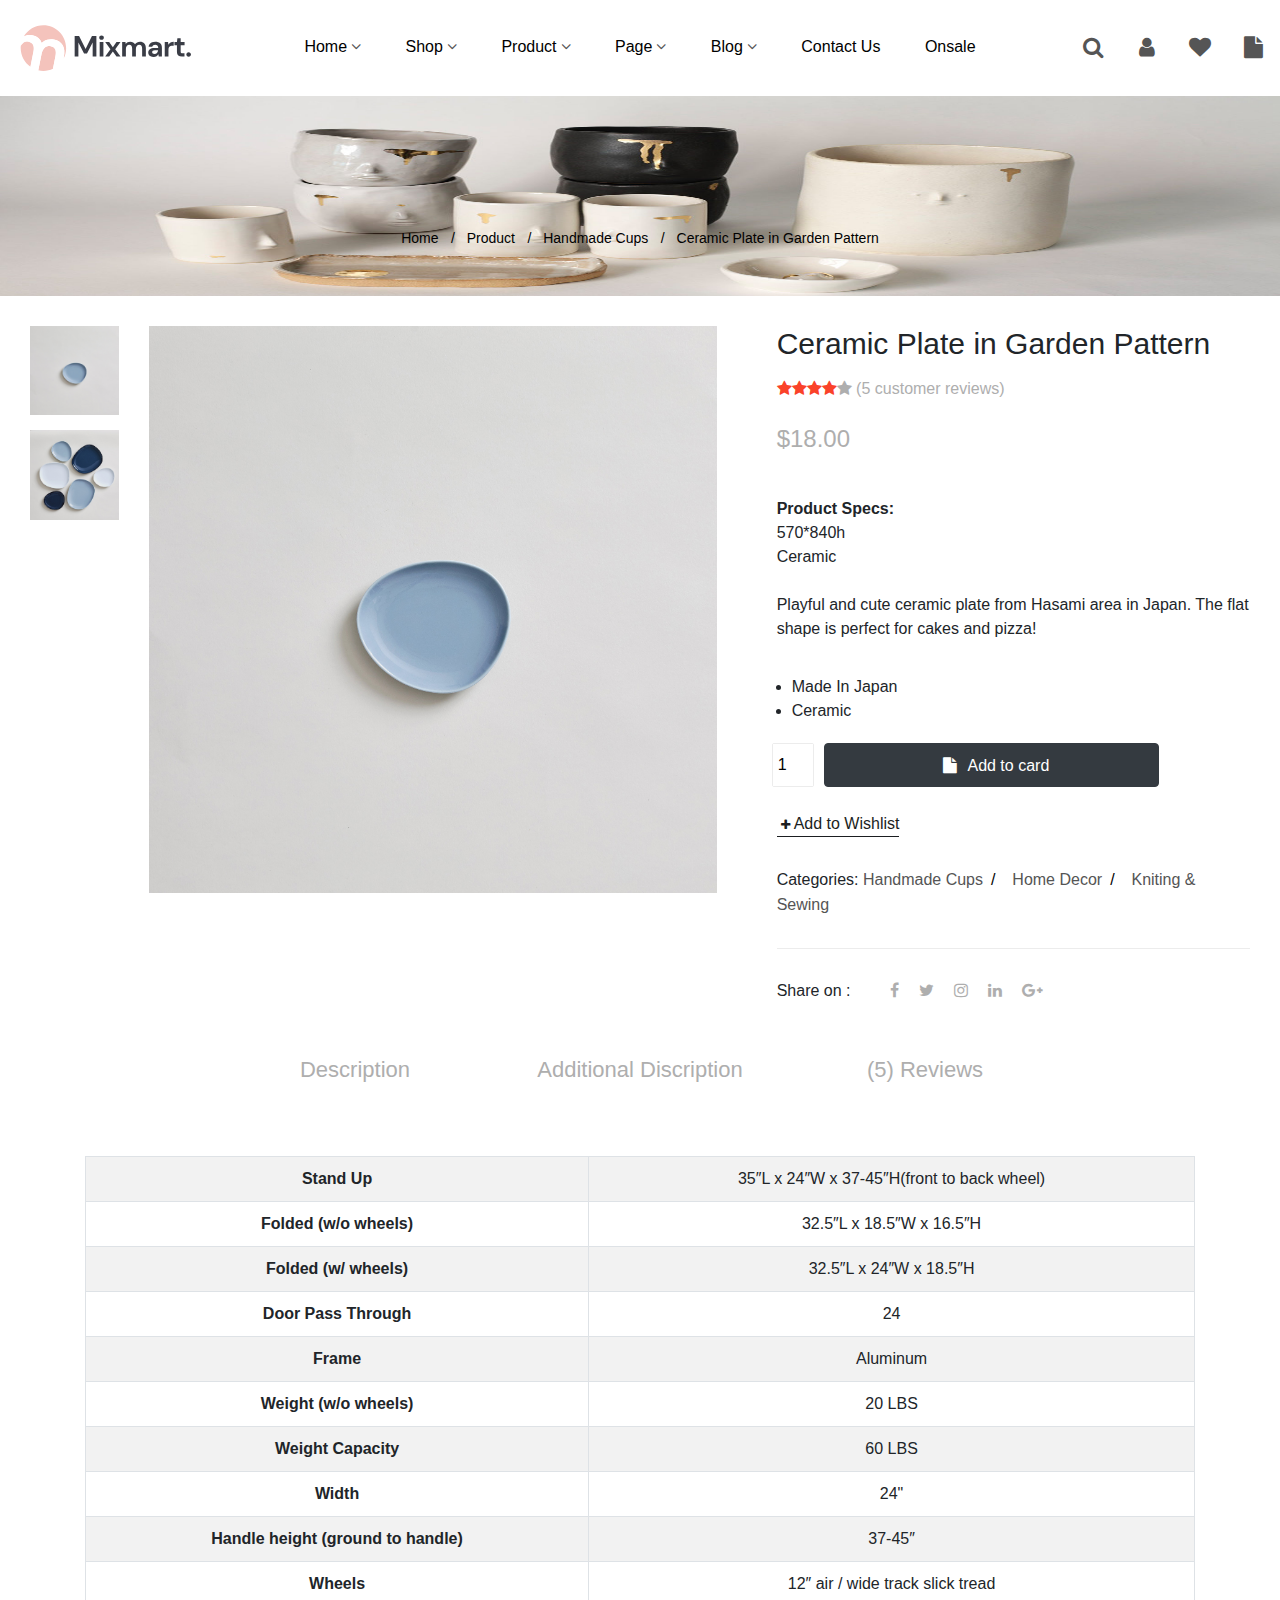
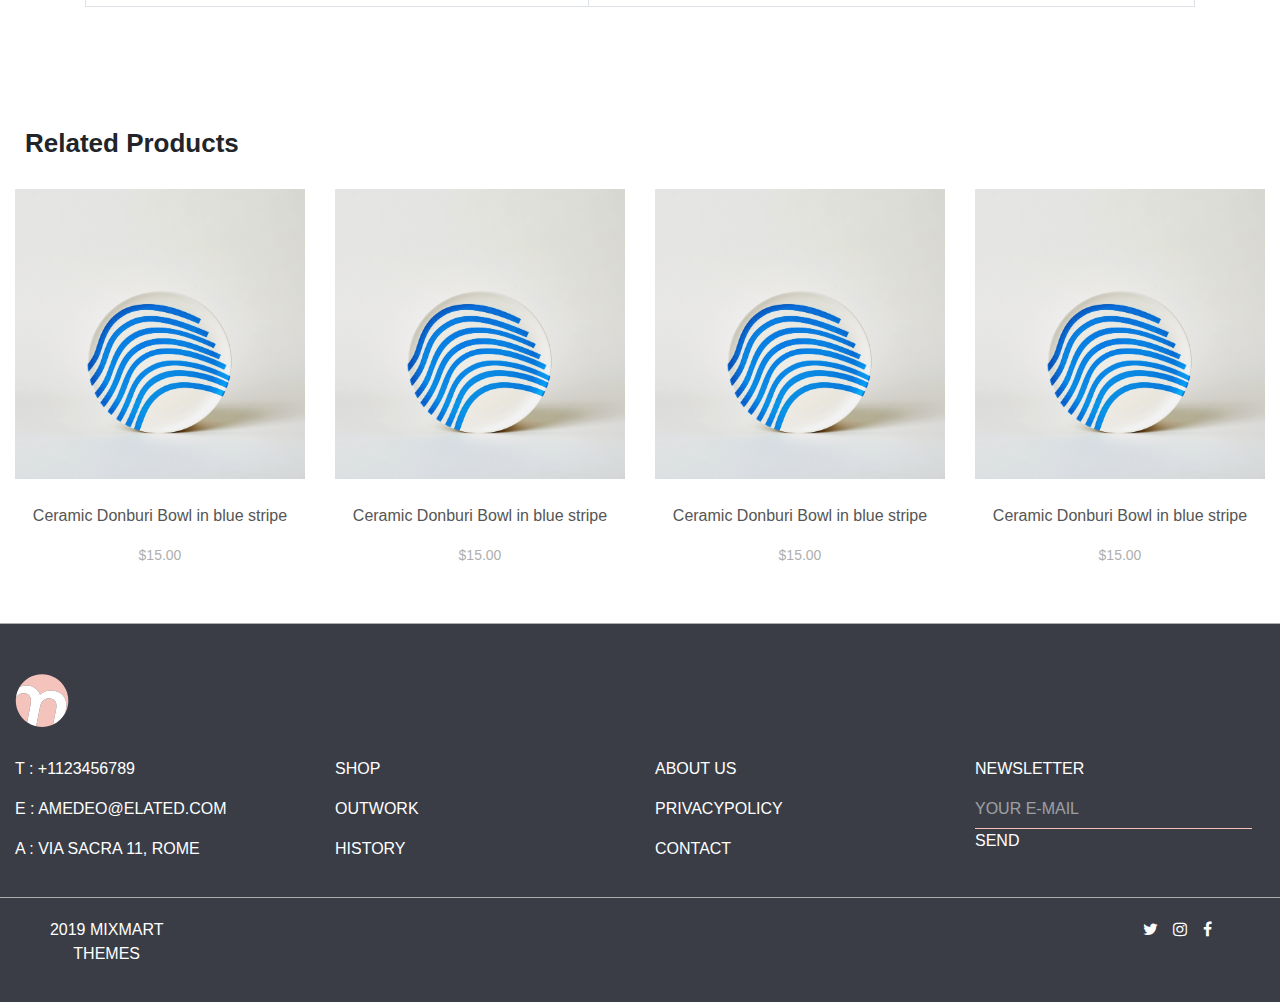
<file: product.html>
<!doctype html>
<html lang="en">
<head>
    <!-- Required meta tags -->
    <meta charset="utf-8">
    <meta name="viewport" content="width=device-width, initial-scale=1, shrink-to-fit=no">

    <!-- Bootstrap CSS -->
    <link rel="stylesheet" href="css/bootstrap.css">
    <link rel="stylesheet" href="css/style.css">
    <link rel="stylesheet" href="css/slick.css">
    <link rel="stylesheet" href="https://stackpath.bootstrapcdn.com/font-awesome/4.7.0/css/font-awesome.min.css">
    <link href="https://unpkg.com/aos@2.3.1/dist/aos.css" rel="stylesheet">

    <title>product.</title>
</head>
<body>
    <header>
        <div class="container-fluid">
            <div class="row align-items-center">
                <div class="col-md-2 col-6"><div class="header1-logo"><a href="#"><img src="images/logo_mixmart_1.svg" alt=""></a></div></div>
                <div class="col-md-8 col-12 text-center header1-links">
                    <ul>
                        <li class="menu1-links"><a href="#"><span class="menu1-title borderlast">Home</span><span class="menu1-icon fa fa-angle-down"></span></a>
                            <div class="header2-link">
                                <ul>
                                    <li class="menu2-links"><a href="#">Home 1</a></li>
                                    <li class="menu2-links"><a href="#">Home 2</a></li>
                                    <li class="menu2-links"><a href="#">Home 3</a></li>
                                    <li class="menu2-links"><a href="#">Home 4</a></li>
                                    <li class="menu2-links"><a href="#">Home 5</a></li>
                                    <li class="menu2-links"><a href="#">Home 6</a></li>
                                    <li class="menu2-links"><a href="#">Home 7</a></li>
                                </ul>
                            </div>
                        </li>
                        <li class="menu1-links"><a href="#"><span class="menu1-title borderlast">Shop</span><span class="menu1-icon fa fa-angle-down"></span></a>
                            <div class="header2-link">
                                <ul>
                                    <li class="menu2-links"><a href="#">Home 1</a></li>
                                    <li class="menu2-links"><a href="#">Home 2</a></li>
                                    <li class="menu2-links"><a href="#">Home 3</a></li>
                                    <li class="menu2-links"><a href="#">Home 4</a></li>
                                    <li class="menu2-links"><a href="#">Home 5</a></li>
                                    <li class="menu2-links"><a href="#">Home 6</a></li>
                                    <li class="menu2-links"><a href="#">Home 7</a></li>
                                </ul>
                            </div>
                        </li>
                        <li class="menu1-links"><a href="#"><span class="menu1-title borderlast">Product</span><span class="menu1-icon fa fa-angle-down"></span></a>
                            <div class="header2-link">
                                <ul>
                                    <li class="menu2-links"><a href="#">Home 1</a></li>
                                    <li class="menu2-links"><a href="#">Home 2</a></li>
                                    <li class="menu2-links"><a href="#">Home 3</a></li>
                                    <li class="menu2-links"><a href="#">Home 4</a></li>
                                    <li class="menu2-links"><a href="#">Home 5</a></li>
                                    <li class="menu2-links"><a href="#">Home 6</a></li>
                                    <li class="menu2-links"><a href="#">Home 7</a></li>
                                </ul>
                            </div>
                        </li>
                        <li class="menu1-links"><a href="#"><span class="menu1-title borderlast">Page</span><span class="menu1-icon fa fa-angle-down"></span></a>
                            <div class="header2-link">
                                <ul>
                                    <li class="menu2-links"><a href="#">Home 1</a></li>
                                    <li class="menu2-links"><a href="#">Home 2</a></li>
                                    <li class="menu2-links"><a href="#">Home 3</a></li>
                                    <li class="menu2-links"><a href="#">Home 4</a></li>
                                    <li class="menu2-links"><a href="#">Home 5</a></li>
                                    <li class="menu2-links"><a href="#">Home 6</a></li>
                                    <li class="menu2-links"><a href="#">Home 7</a></li>
                                </ul>
                            </div>
                        </li>
                        <li class="menu1-links"><a href="#"><span class="menu1-title borderlast">Blog</span><span class="menu1-icon fa fa-angle-down"></span></a>
                            <div class="header2-link">
                                <ul>
                                    <li class="menu2-links"><a href="#">Home 1</a></li>
                                    <li class="menu2-links"><a href="#">Home 2</a></li>
                                    <li class="menu2-links"><a href="#">Home 3</a></li>
                                    <li class="menu2-links"><a href="#">Home 4</a></li>
                                    <li class="menu2-links"><a href="#">Home 5</a></li>
                                    <li class="menu2-links"><a href="#">Home 6</a></li>
                                    <li class="menu2-links"><a href="#">Home 7</a></li>
                                </ul>
                            </div>
                        </li>
                        <li class="menu1-links"><a href="#"><span class="menu1-title">Contact Us</span></a></li>
                        <li class="menu1-links"><a href="#"><span class="menu1-title">Onsale</span></a></li>
                    </ul>
                </div>
                <div class="col-md-2 col-6 header1-socials">
                    <div class="row">
                        <div class="col-md-3 col-3 social1-icons text-center"><a href="#" class="social-links" id="search"><i class="fa fa-search"></i></a></div>
                        <div class="col-md-3 col-3 social1-icons text-center">
                            <a href="#" class="social-links"><i class="fa fa-user"></i></a>
                            <div class="header-signin">
                                <div class="signin-info">
                                    <h4>Sign in</h4>
                                    <a href="#" class="signin-links">Create an account</a>
                                </div>
                                <div class="signin-boxes">
                                    <p>Username</p>
                                    <input type="text">
                                    <p>Password</p>
                                    <input type="password">
                                    <button class="btn btn-danger">LOGIN</button>
                                    <a href="#" class="signin-links">forgot your password?</a>
                                </div>

                            </div>
                        </div>
                        <div class="col-md-3 col-3 social1-icons text-center"><a href="#" class="social-links"><i class="fa fa-heart"></i></a></div>
                        <div class="col-md-3 col-3 social1-icons text-center"><a href="#" class="social-links"><i class="fa fa-file"></i></a></div>
                    </div>
                </div>
            </div>
            <div id="my-search" class="my-search-nav">
                <a href="#" class="closebtn" id="my-close-btn">&times;</a>
                <div class="search-container">
                    <input type="text">
                    <div class="search-fetched">
                        <ul class="row row-cols-md-4">
                            <li><a href="#" class="search-fetched-items"><div class="fetched-img"><img src="images/blue-hasami-plate-small-1.jpg" class="img-responsive" alt=""></div><div class="fetched-content"><h3 class="fetched-items-title">Ceramic Sauce Dip in Blue Stripe</h3><span class="fetched-items-price">$18.00</span></div></a></li>
                            <li><a href="#" class="search-fetched-items"><div class="fetched-img"><img src="images/blue-hasami-plate-small-1.jpg" class="img-responsive" alt=""></div><div class="fetched-content"><h3 class="fetched-items-title">Ceramic Sauce Dip in Blue Stripe</h3><span class="fetched-items-price">$18.00</span></div></a></li>
                            <li><a href="#" class="search-fetched-items"><div class="fetched-img"><img src="images/blue-hasami-plate-small-1.jpg" class="img-responsive" alt=""></div><div class="fetched-content"><h3 class="fetched-items-title">Ceramic Sauce Dip in Blue Stripe</h3><span class="fetched-items-price">$18.00</span></div></a></li>
                            <li><a href="#" class="search-fetched-items"><div class="fetched-img"><img src="images/blue-hasami-plate-small-1.jpg" class="img-responsive" alt=""></div><div class="fetched-content"><h3 class="fetched-items-title">Ceramic Sauce Dip in Blue Stripe</h3><span class="fetched-items-price">$18.00</span></div></a></li>
                            <li><a href="#" class="search-fetched-items"><div class="fetched-img"><img src="images/blue-hasami-plate-small-1.jpg" class="img-responsive" alt=""></div><div class="fetched-content"><h3 class="fetched-items-title">Ceramic Sauce Dip in Blue Stripe</h3><span class="fetched-items-price">$18.00</span></div></a></li>
                            <li><a href="#" class="search-fetched-items"><div class="fetched-img"><img src="images/blue-hasami-plate-small-1.jpg" class="img-responsive" alt=""></div><div class="fetched-content"><h3 class="fetched-items-title">Ceramic Sauce Dip in Blue Stripe</h3><span class="fetched-items-price">$18.00</span></div></a></li>
                            <li><a href="#" class="search-fetched-items"><div class="fetched-img"><img src="images/blue-hasami-plate-small-1.jpg" class="img-responsive" alt=""></div><div class="fetched-content"><h3 class="fetched-items-title">Ceramic Sauce Dip in Blue Stripe</h3><span class="fetched-items-price">$18.00</span></div></a></li>
                            <li><a href="#" class="search-fetched-items"><div class="fetched-img"><img src="images/blue-hasami-plate-small-1.jpg" class="img-responsive" alt=""></div><div class="fetched-content"><h3 class="fetched-items-title">Ceramic Sauce Dip in Blue Stripe</h3><span class="fetched-items-price">$18.00</span></div></a></li>
                        </ul>
                        <a href="#" class="fetched-items-related">Show 1 more items</a>
                    </div>
                </div>
            </div>
        </div>
    </header>
</body>
<section class="main">
    <div class="container-fluid">
        <div class="row">
            <div class="site-nav col-12">
                <img src="images/02-1-1400x700.jpg" alt="">
                <ul>
                    <li><a href="#">Home</a></li>
                    <li><a href="#">Product</a></li>
                    <li><a href="#">Handmade Cups</a></li>
                    <li><a href="#">Ceramic Plate in Garden Pattern</a></li>
                </ul>
            </div>
        </div>
    </div>
</section>
<section class="main">
    <div class="container-fluid">
        <div class="row">
            <div class="col-12 col-md-7 text-center product-info">
                <div class="row">
                    <div class="col-2 product-info-simg"><img src="images/blue-hasami-plate-small-1.jpg" alt="">
                        <img src="images/plate-hasami-ware-2.jpg" alt=""></div>
                    <div class="col-10 product-info-limg"><img src="images/blue-hasami-plate-small-1.jpg" alt=""></div>
                </div>
            </div>
            <div class="col-12 col-md-5 product-info">
                <h1 class="product-title">Ceramic Plate in Garden Pattern</h1>
                <div class="product-rate"><i class="fa fa-star star-active"></i><i class="fa fa-star star-active"></i><i class="fa fa-star star-active"></i><i class="fa fa-star star-active"></i><i class="fa fa-star"></i>
                    <a href="#" class="product-review">(5 customer reviews)</a>
                </div>
                <p class="product-price">$18.00</p>
                <div class="product-description">
                    <strong>Product Specs:</strong>
                    <div class="product-features">570*840h <br> Ceramic</div>
                    <div class="product-features">Playful and cute ceramic plate from Hasami area in Japan. The flat shape is perfect for cakes and pizza!</div>
                    <ul>
                        <li>Made In Japan</li>
                        <li>Ceramic</li>
                    </ul>
                </div>
                <form action="" class="product-form">
                    <div class="row">
                        <div class="product-number col-1"><input type="number" value="1" min="1"></div>
                        <button class="btn btn-dark col-8"><i class="fa fa-file"></i>Add to card</button>
                    </div>
                </form>
                <div class="addtowish"><a href="#" class="addtowish-btn"><i class="fa fa-plus"></i>Add to Wishlist</a><p class="wishlist-label">Add to WishList</p></div>
                <div class="product-meta"><span class="posted-in">Categories:<a href="#"> Handmade Cups</a><a href="#"> Home Decor</a><a href="#"> Kniting & Sewing</a></span></div>
                <div class="prdc-scl-share"><span>Share on :</span><a href="#"><i class="fa fa-facebook"></i></a><a href="#"><i class="fa fa-twitter"></i></a><a
                        href="#"><i class="fa fa-instagram"></i></a><a href="#"><i class="fa fa-linkedin"></i></a><a href="#"><i class="fa fa-google-plus"></i></a></div>
            </div>
        </div>
    </div>
</section>
<section class="main">
    <div class="product-generall">
        <div class="container">
            <div class="row justify-content-center">
                <div class="col-12 col-md-3 text-center"><a href="#tab-description" class="product-generall-links">Description</a></div>
                <div class="col-12 col-md-3 text-center"><a href="#tab-additional-description" class="product-generall-links">Additional Discription</a></div>
                <div class="col-12 col-md-3 text-center"><a href="#tab-reviews" class="product-generall-links">(5) Reviews</a></div>
            </div>
            <div class="col-12 text-center olive" id="tab-description">
                <p>Embodying the raw, wayward spirit of rock ‘n’ roll, the Kilburn portable active stereo speaker takes the unmistakable look and sound of Marshall, unplugs the chords, and takes the show on the road.</p>
                <p>Weighing in under 7 pounds, the Kilburn is a lightweight piece of vintage styled engineering. Setting the bar as one of the loudest speakers in its class, the Kilburn is a compact, stout-hearted hero with a well-balanced audio which boasts a clear midrange and extended highs for a sound that is both articulate and pronounced. The analogue knobs allow you to fine tune the controls to your personal preferences while the guitar-influenced leather strap enables easy and stylish travel.</p>
            </div>
            <div class="col-12 text-center olive" id="tab-additional-description">
                <table class="table-striped table-bordered">
                    <tr>
                        <th scope="row">Stand Up</th>
                        <td>35″L x 24″W x 37-45″H(front to back wheel)</td>
                    </tr>
                    <tr>
                        <th scope="row">Folded (w/o wheels)</th>
                        <td>32.5″L x 18.5″W x 16.5″H</td>
                    </tr>
                    <tr>
                        <th scope="row">Folded (w/ wheels)</th>
                        <td>32.5″L x 24″W x 18.5″H</td>
                    </tr>
                    <tr>
                        <th scope="row">Door Pass Through</th>
                        <td>24</td>
                    </tr>
                    <tr>
                        <th scope="row">Frame</th>
                        <td>Aluminum</td>
                    </tr>
                    <tr>
                        <th scope="row">Weight (w/o wheels)</th>
                        <td>20 LBS</td>
                    </tr>
                    <tr>
                        <th scope="row">Weight Capacity</th>
                        <td>60 LBS</td>
                    </tr>
                    <tr>
                        <th scope="row">Width</th>
                        <td>24"</td>
                    </tr>
                    <tr>
                        <th scope="row">Handle height (ground to handle)</th>
                        <td>37-45″</td>
                    </tr>
                    <tr>
                        <th scope="row">Wheels</th>
                        <td>12″ air / wide track slick tread</td>
                    </tr>
                </table>
            </div>
            <div class="col-12 olive" id="tab-reviews">
                <div class="comment-container">
                    <div class="comment-text">
                        <div class="comment-meta">
                            <div class="row justify-content-between">
                                <div class="comment-rate">
                                    <i class="fa fa-star"></i><i class="fa fa-star"></i><i class="fa fa-star star-active"></i><i class="fa fa-star star-active"></i><i class="fa fa-star"></i>
                                </div>
                                <date>October 14, 2019</date>
                            </div>
                        </div>
                        <p class="comment-text-meta">The shirt was not the fabric I believed it to be. It says Classic Fit but was made like the older versions, not the soft cotton like my others. I don’t understand how the labels are the same but a completely different shirt. Oh well, stuck with it now.</p>
                        <div class="comment-author">
                            - KENNETH R. MYERS
                        </div>
                    </div>
                </div>
                <div class="comment-container">
                    <div class="comment-text">
                        <div class="comment-meta">
                            <div class="row justify-content-between">
                                <div class="comment-rate">
                                    <i class="fa fa-star"></i><i class="fa fa-star star-active"></i><i class="fa fa-star"></i><i class="fa fa-star"></i><i class="fa fa-star"></i>
                                </div>
                                <date>October 14, 2019</date>
                            </div>
                        </div>
                        <p class="comment-text-meta">The shirt was not the fabric I believed it to be. It says Classic Fit but was made like the older versions, not the soft cotton like my others. I don’t understand how the labels are the same but a completely different shirt. Oh well, stuck with it now.</p>
                        <div class="comment-author">
                            - KENNETH R. MYERS
                        </div>
                    </div>
                </div>
                <div class="comment-container">
                    <div class="comment-text">
                        <div class="comment-meta">
                            <div class="row justify-content-between">
                                <div class="comment-rate">
                                    <i class="fa fa-star"></i><i class="fa fa-star star-active"></i><i class="fa fa-star star-active"></i><i class="fa fa-star star-active"></i><i class="fa fa-star star-active"></i>
                                </div>
                                <date>October 14, 2019</date>
                            </div>
                        </div>
                        <p class="comment-text-meta">The shirt was not the fabric I believed it to be. It says Classic Fit but was made like the older versions, not the soft cotton like my others. I don’t understand how the labels are the same but a completely different shirt. Oh well, stuck with it now.</p>
                        <div class="comment-author">
                            - KENNETH R. MYERS
                        </div>
                    </div>
                </div>
                <div class="comment-container">
                    <div class="comment-text">
                        <div class="comment-meta">
                            <div class="row justify-content-between">
                                <div class="comment-rate">
                                    <i class="fa fa-star"></i><i class="fa fa-star"></i><i class="fa fa-star"></i><i class="fa fa-star"></i><i class="fa fa-star"></i>
                                </div>
                                <date>October 14, 2019</date>
                            </div>
                        </div>
                        <p class="comment-text-meta">The shirt was not the fabric I believed it to be. It says Classic Fit but was made like the older versions, not the soft cotton like my others. I don’t understand how the labels are the same but a completely different shirt. Oh well, stuck with it now.</p>
                        <div class="comment-author">
                            - KENNETH R. MYERS
                        </div>
                    </div>
                </div>
                <div class="comment-container">
                    <div class="comment-text">
                        <div class="comment-meta">
                            <div class="row justify-content-between">
                                <div class="comment-rate">
                                    <i class="fa fa-star"></i><i class="fa fa-star star-active"></i><i class="fa fa-star"></i><i class="fa fa-star"></i><i class="fa fa-star"></i>
                                </div>
                                <date>October 14, 2019</date>
                            </div>
                        </div>
                        <p class="comment-text-meta">The shirt was not the fabric I believed it to be. It says Classic Fit but was made like the older versions, not the soft cotton like my others. I don’t understand how the labels are the same but a completely different shirt. Oh well, stuck with it now.</p>
                        <div class="comment-author">
                            - KENNETH R. MYERS
                        </div>
                    </div>
                </div>
            </div>
        </div>
    </div>
</section>
<section class="main">
    <div class="gallery">
        <div class="container-fluid text-center">
            <div class="related">
                <p>Related Products</p>
            </div>
            <div class="row">
                <div class="col-md-3 col-sm-12">
                    <div class="gallery-items">
                        <a href="#"><img src="images/bamboo-plate-set-of-5-1.jpg" alt="" class="img-responsive"></a>
                        <div class="gallery-like"><p class="gallery-features-info">AddtoWishList</p><a href="#"><i class="fa fa-heartbeat"></i></a></div>
                        <div class="gallery-features">
                            <ul>
                                <li><p class="gallery-features-info">QuickView</p><a href="#"><i class="fa fa-search"></i></a></li>
                                <li><p class="gallery-features-info">Compare</p><a href="#"><i class="fa fa-search"></i></a></li>
                                <li><p class="gallery-features-info">AddToCard</p><a href="#"><i class="fa fa-search"></i></a></li>
                            </ul>
                        </div>
                        <div class="gallery-info">
                            <span class="gallery-name"><a href="#">Ceramic Donburi Bowl in blue stripe</a></span><br>
                            <span class="gallery-price">$15.00</span>
                        </div>
                    </div>
                </div>
                <div class="col-md-3 col-sm-12">
                    <div class="gallery-items">
                        <a href="#"><img src="images/bamboo-plate-set-of-5-1.jpg" alt="" class="img-responsive"></a>
                        <div class="gallery-like"><p class="gallery-features-info">AddtoWishList</p><a href="#"><i class="fa fa-heartbeat"></i></a></div>
                        <div class="gallery-features">
                            <ul>
                                <li><p class="gallery-features-info">QuickView</p><a href="#"><i class="fa fa-search"></i></a></li>
                                <li><p class="gallery-features-info">Compare</p><a href="#"><i class="fa fa-search"></i></a></li>
                                <li><p class="gallery-features-info">AddToCard</p><a href="#"><i class="fa fa-search"></i></a></li>
                            </ul>
                        </div>
                        <div class="gallery-info">
                            <span class="gallery-name"><a href="#">Ceramic Donburi Bowl in blue stripe</a></span><br>
                            <span class="gallery-price">$15.00</span>
                        </div>
                    </div>
                </div>
                <div class="col-md-3 col-sm-12">
                    <div class="gallery-items">
                        <a href="#"><img src="images/bamboo-plate-set-of-5-1.jpg" alt="" class="img-responsive"></a>
                        <div class="gallery-like"><p class="gallery-features-info">AddtoWishList</p><a href="#"><i class="fa fa-heartbeat"></i></a></div>
                        <div class="gallery-features">
                            <ul>
                                <li><p class="gallery-features-info">QuickView</p><a href="#"><i class="fa fa-search"></i></a></li>
                                <li><p class="gallery-features-info">Compare</p><a href="#"><i class="fa fa-search"></i></a></li>
                                <li><p class="gallery-features-info">AddToCard</p><a href="#"><i class="fa fa-search"></i></a></li>
                            </ul>
                        </div>
                        <div class="gallery-info">
                            <span class="gallery-name"><a href="#">Ceramic Donburi Bowl in blue stripe</a></span><br>
                            <span class="gallery-price">$15.00</span>
                        </div>
                    </div>
                </div>
                <div class="col-md-3 col-sm-12">
                    <div class="gallery-items">
                        <a href="#"><img src="images/bamboo-plate-set-of-5-1.jpg" alt="" class="img-responsive"></a>
                        <div class="gallery-like"><p class="gallery-features-info">AddtoWishList</p><a href="#"><i class="fa fa-heartbeat"></i></a></div>
                        <div class="gallery-features">
                            <ul>
                                <li><p class="gallery-features-info">QuickView</p><a href="#"><i class="fa fa-search"></i></a></li>
                                <li><p class="gallery-features-info">Compare</p><a href="#"><i class="fa fa-search"></i></a></li>
                                <li><p class="gallery-features-info">AddToCard</p><a href="#"><i class="fa fa-search"></i></a></li>
                            </ul>
                        </div>
                        <div class="gallery-info">
                            <span class="gallery-name"><a href="#">Ceramic Donburi Bowl in blue stripe</a></span><br>
                            <span class="gallery-price">$15.00</span>
                        </div>
                    </div>
                </div>
            </div>
        </div>
    </div>
</section>
<footer>
    <div class="container-fluid">
        <div class="row">
            <div class="col-md-3 col-sm-12">
                <a href="#" class="footer-logo"><img src="images/logo_mixmart_1.svg" alt="" class="img-responsive"></a>
            </div>
        </div>
        <div class="row">
            <div class="col-md-3">
                <div class="row row-cols-1">
                    <div class="col"><p>T : +1123456789</p></div>
                    <div class="col"><p>E : AMEDEO@ELATED.COM</p></div>
                    <div class="col"><p>A : VIA SACRA 11, ROME</p></div>
                </div>
            </div>
            <div class="col-md-3">
                <div class="row row-cols-1">
                    <div class="col"><a href="#" class="footer-links">SHOP</a></div>
                    <div class="col"><a href="#" class="footer-links">OUTWORK</a></div>
                    <div class="col"><a href="#" class="footer-links">HISTORY</a></div>
                </div>
            </div>
            <div class="col-md-3">
                <div class="row row-cols-1">
                    <div class="col"><a href="#" class="footer-links">ABOUT US</a></div>
                    <div class="col"><a href="#" class="footer-links">PRIVACYPOLICY</a></div>
                    <div class="col"><a href="#" class="footer-links">CONTACT</a></div>
                </div>
            </div>
            <div class="col-md-3">
                <div class="row row-cols-1">
                    <div class="col"><p>NEWSLETTER</p></div>
                    <div class="col footer-border"><input type="text" placeholder="YOUR E-MAIL"><a href="#" class="send-btn">SEND</a></div>
                </div>
            </div>
        </div>
    </div>
</footer>
<footer>
    <div class="container-fluid">
        <div class="row justify-content-between">
            <div class="col-md-2 text-center"><p>2019 MIXMART THEMES</p></div>
            <div class="col-md-2 text-center">
                <div class="row justify-content-center">
                    <div class="col-sm-1"><a href="#" class="footer-icon"><i class="fa fa-twitter"></i></a></div>
                    <div class="col-sm-1"><a href="#" class="footer-icon"><i class="fa fa-instagram"></i></a></div>
                    <div class="col-sm-1"><a href="#" class="footer-icon"><i class="fa fa-facebook"></i></a></div>
                </div>
            </div>
        </div>
    </div>
</footer>

<!-- Optional JavaScript -->
<!-- jQuery first, then Popper.js, then Bootstrap JS -->
<script src="js/jquery-3.4.1.min.js"></script>
<script src="js/bootstrap.js"></script>
<script src="js/slick.min.js"></script>
<script src="js/index.js"></script>
<script src="https://code.jquery.com/jquery-3.4.1.slim.min.js" integrity="sha384-J6qa4849blE2+poT4WnyKhv5vZF5SrPo0iEjwBvKU7imGFAV0wwj1yYfoRSJoZ+n" crossorigin="anonymous"></script>
<script src="https://cdn.jsdelivr.net/npm/popper.js@1.16.0/dist/umd/popper.min.js" integrity="sha384-Q6E9RHvbIyZFJoft+2mJbHaEWldlvI9IOYy5n3zV9zzTtmI3UksdQRVvoxMfooAo" crossorigin="anonymous"></script>
<script src="https://stackpath.bootstrapcdn.com/bootstrap/4.4.1/js/bootstrap.min.js" integrity="sha384-wfSDF2E50Y2D1uUdj0O3uMBJnjuUD4Ih7YwaYd1iqfktj0Uod8GCExl3Og8ifwB6" crossorigin="anonymous"></script>
<script src="https://unpkg.com/aos@2.3.1/dist/aos.js"></script>
<script>
    AOS.init();
</script>
</body>
</html>
</file>
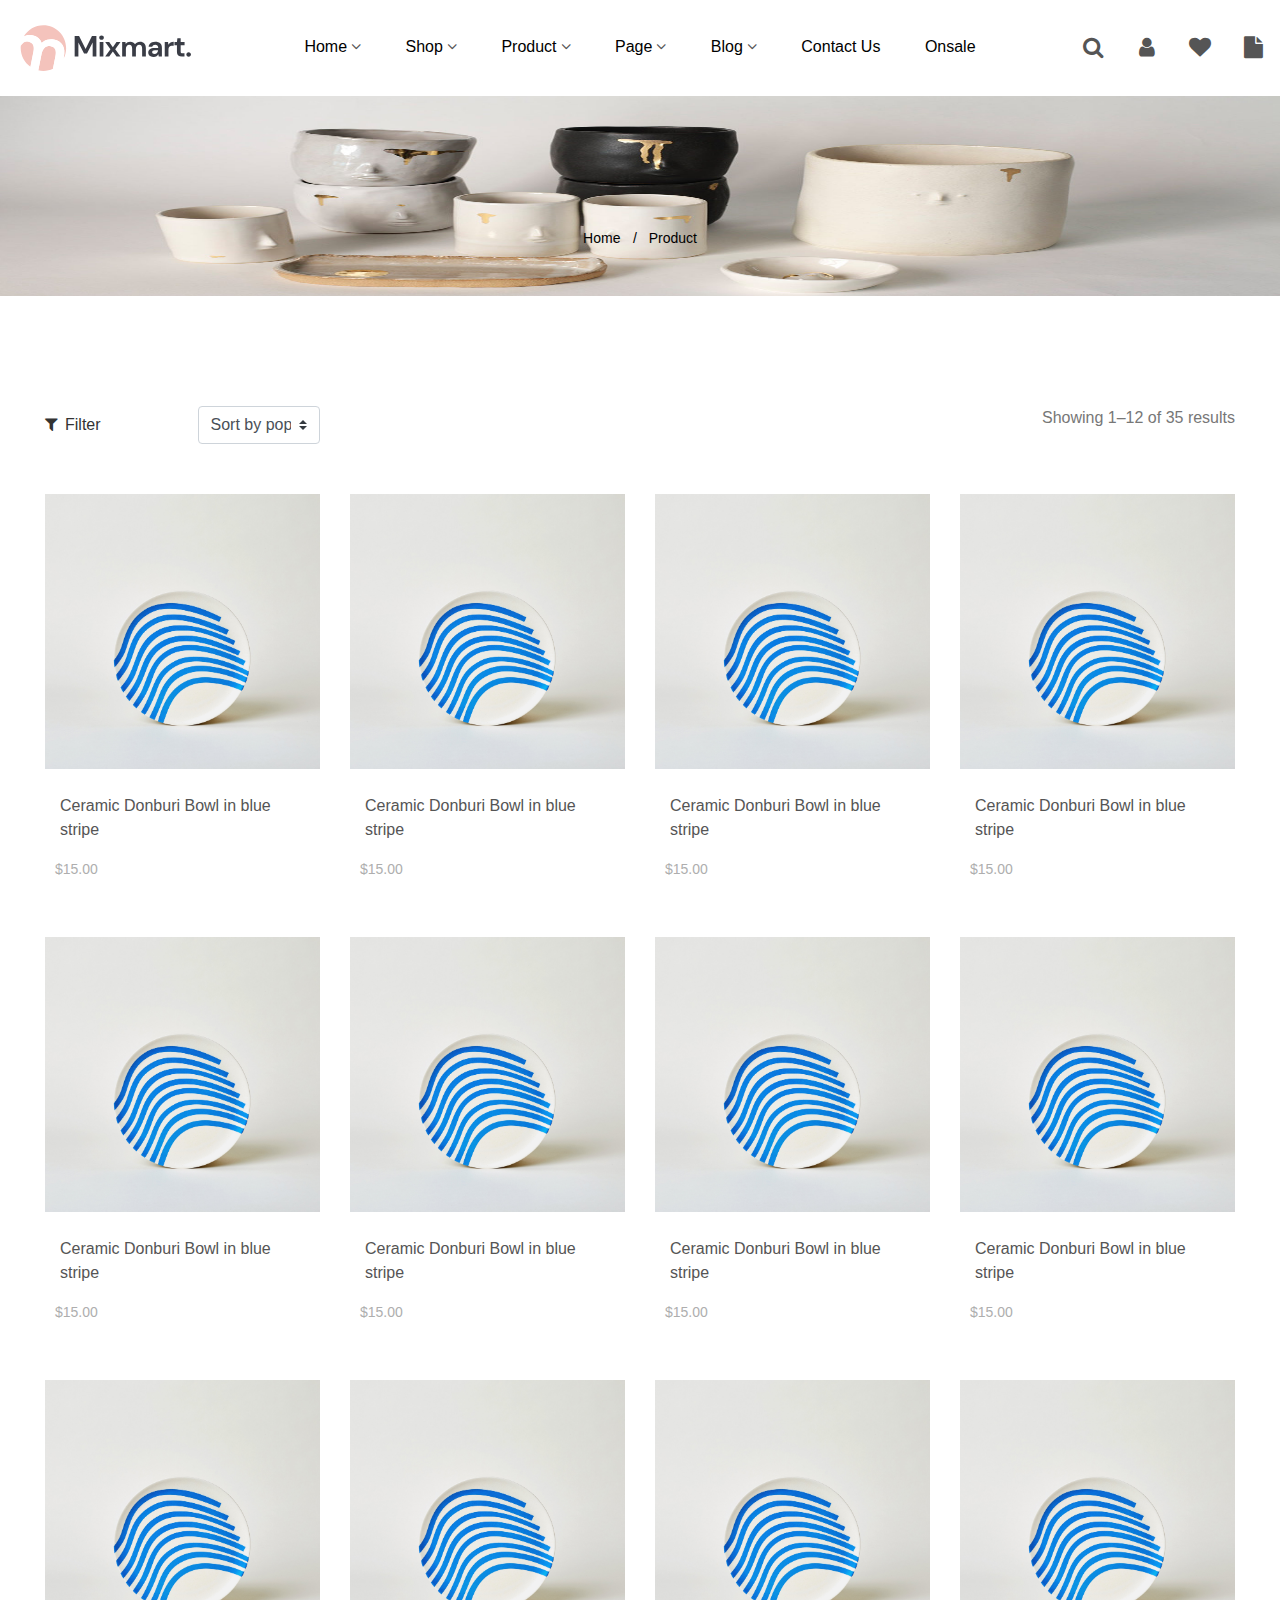
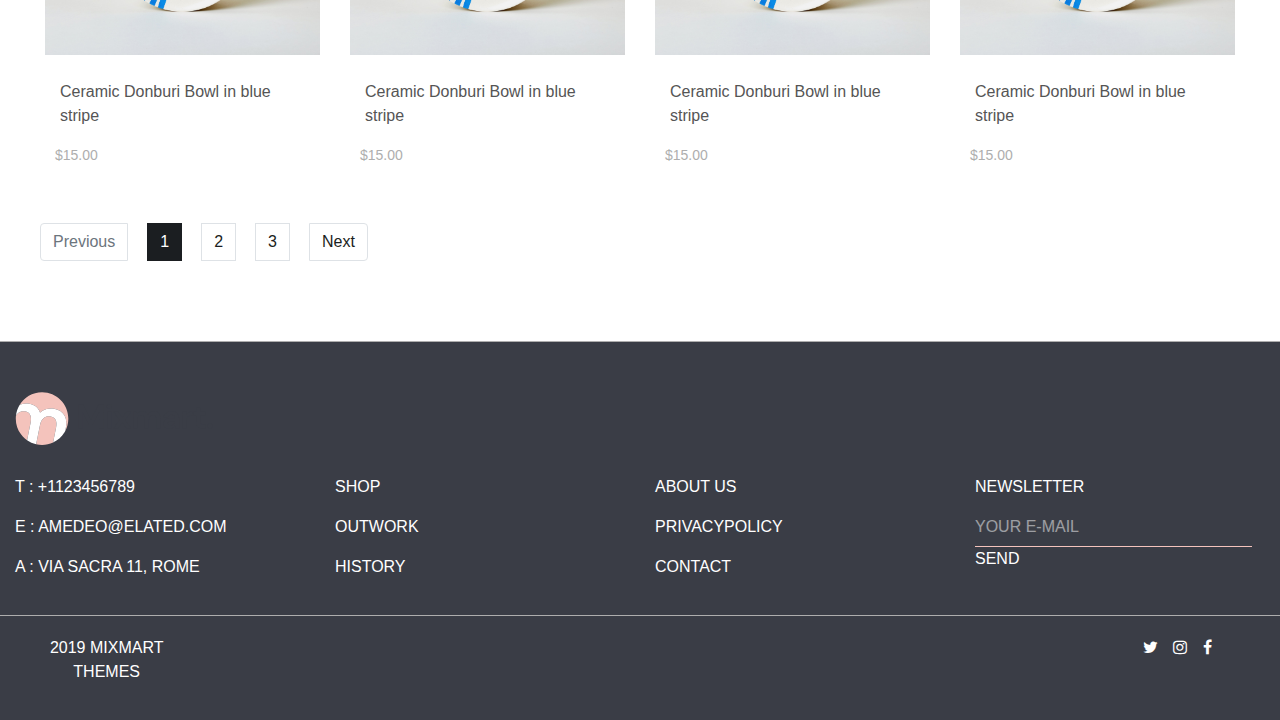
<file: shop.html>
<!doctype html>
<html lang="en">
<head>
    <!-- Required meta tags -->
    <meta charset="utf-8">
    <meta name="viewport" content="width=device-width, initial-scale=1, shrink-to-fit=no">

    <!-- Bootstrap CSS -->
    <link rel="stylesheet" href="css/bootstrap.css">
    <link rel="stylesheet" href="css/style.css">
    <link rel="stylesheet" href="css/slick.css">
    <link rel="stylesheet" href="https://stackpath.bootstrapcdn.com/font-awesome/4.7.0/css/font-awesome.min.css">
    <link href="https://unpkg.com/aos@2.3.1/dist/aos.css" rel="stylesheet">

    <title>product.</title>
</head>
<body>
    <header>
        <div class="container-fluid">
            <div class="row align-items-center">
                <div class="col-md-2 col-6"><div class="header1-logo"><a href="#"><img src="images/logo_mixmart_1.svg" alt=""></a></div></div>
                <div class="col-md-8 col-12 text-center header1-links">
                    <ul>
                        <li class="menu1-links"><a href="#"><span class="menu1-title borderlast">Home</span><span class="menu1-icon fa fa-angle-down"></span></a>
                            <div class="header2-link">
                                <ul>
                                    <li class="menu2-links"><a href="#">Home 1</a></li>
                                    <li class="menu2-links"><a href="#">Home 2</a></li>
                                    <li class="menu2-links"><a href="#">Home 3</a></li>
                                    <li class="menu2-links"><a href="#">Home 4</a></li>
                                    <li class="menu2-links"><a href="#">Home 5</a></li>
                                    <li class="menu2-links"><a href="#">Home 6</a></li>
                                    <li class="menu2-links"><a href="#">Home 7</a></li>
                                </ul>
                            </div>
                        </li>
                        <li class="menu1-links"><a href="#"><span class="menu1-title borderlast">Shop</span><span class="menu1-icon fa fa-angle-down"></span></a>
                            <div class="header2-link">
                                <ul>
                                    <li class="menu2-links"><a href="#">Home 1</a></li>
                                    <li class="menu2-links"><a href="#">Home 2</a></li>
                                    <li class="menu2-links"><a href="#">Home 3</a></li>
                                    <li class="menu2-links"><a href="#">Home 4</a></li>
                                    <li class="menu2-links"><a href="#">Home 5</a></li>
                                    <li class="menu2-links"><a href="#">Home 6</a></li>
                                    <li class="menu2-links"><a href="#">Home 7</a></li>
                                </ul>
                            </div>
                        </li>
                        <li class="menu1-links"><a href="#"><span class="menu1-title borderlast">Product</span><span class="menu1-icon fa fa-angle-down"></span></a>
                            <div class="header2-link">
                                <ul>
                                    <li class="menu2-links"><a href="#">Home 1</a></li>
                                    <li class="menu2-links"><a href="#">Home 2</a></li>
                                    <li class="menu2-links"><a href="#">Home 3</a></li>
                                    <li class="menu2-links"><a href="#">Home 4</a></li>
                                    <li class="menu2-links"><a href="#">Home 5</a></li>
                                    <li class="menu2-links"><a href="#">Home 6</a></li>
                                    <li class="menu2-links"><a href="#">Home 7</a></li>
                                </ul>
                            </div>
                        </li>
                        <li class="menu1-links"><a href="#"><span class="menu1-title borderlast">Page</span><span class="menu1-icon fa fa-angle-down"></span></a>
                            <div class="header2-link">
                                <ul>
                                    <li class="menu2-links"><a href="#">Home 1</a></li>
                                    <li class="menu2-links"><a href="#">Home 2</a></li>
                                    <li class="menu2-links"><a href="#">Home 3</a></li>
                                    <li class="menu2-links"><a href="#">Home 4</a></li>
                                    <li class="menu2-links"><a href="#">Home 5</a></li>
                                    <li class="menu2-links"><a href="#">Home 6</a></li>
                                    <li class="menu2-links"><a href="#">Home 7</a></li>
                                </ul>
                            </div>
                        </li>
                        <li class="menu1-links"><a href="#"><span class="menu1-title borderlast">Blog</span><span class="menu1-icon fa fa-angle-down"></span></a>
                            <div class="header2-link">
                                <ul>
                                    <li class="menu2-links"><a href="#">Home 1</a></li>
                                    <li class="menu2-links"><a href="#">Home 2</a></li>
                                    <li class="menu2-links"><a href="#">Home 3</a></li>
                                    <li class="menu2-links"><a href="#">Home 4</a></li>
                                    <li class="menu2-links"><a href="#">Home 5</a></li>
                                    <li class="menu2-links"><a href="#">Home 6</a></li>
                                    <li class="menu2-links"><a href="#">Home 7</a></li>
                                </ul>
                            </div>
                        </li>
                        <li class="menu1-links"><a href="#"><span class="menu1-title">Contact Us</span></a></li>
                        <li class="menu1-links"><a href="#"><span class="menu1-title">Onsale</span></a></li>
                    </ul>
                </div>
                <div class="col-md-2 col-6 header1-socials">
                    <div class="row">
                        <div class="col-md-3 col-3 social1-icons text-center"><a href="#" class="social-links" id="search"><i class="fa fa-search"></i></a></div>
                        <div class="col-md-3 col-3 social1-icons text-center">
                            <a href="#" class="social-links"><i class="fa fa-user"></i></a>
                            <div class="header-signin">
                                <div class="signin-info">
                                    <h4>Sign in</h4>
                                    <a href="#" class="signin-links">Create an account</a>
                                </div>
                                <div class="signin-boxes">
                                    <p>Username</p>
                                    <input type="text">
                                    <p>Password</p>
                                    <input type="password">
                                    <button class="btn btn-danger">LOGIN</button>
                                    <a href="#" class="signin-links">forgot your password?</a>
                                </div>

                            </div>
                        </div>
                        <div class="col-md-3 col-3 social1-icons text-center"><a href="#" class="social-links"><i class="fa fa-heart"></i></a></div>
                        <div class="col-md-3 col-3 social1-icons text-center"><a href="#" class="social-links"><i class="fa fa-file"></i></a></div>
                    </div>
                </div>
            </div>
            <div id="my-search" class="my-search-nav">
                <a href="#" class="closebtn" id="my-close-btn">&times;</a>
                <div class="search-container">
                    <input type="text">
                    <div class="search-fetched">
                        <ul class="row row-cols-md-4">
                            <li><a href="#" class="search-fetched-items"><div class="fetched-img"><img src="images/blue-hasami-plate-small-1.jpg" class="img-responsive" alt=""></div><div class="fetched-content"><h3 class="fetched-items-title">Ceramic Sauce Dip in Blue Stripe</h3><span class="fetched-items-price">$18.00</span></div></a></li>
                            <li><a href="#" class="search-fetched-items"><div class="fetched-img"><img src="images/blue-hasami-plate-small-1.jpg" class="img-responsive" alt=""></div><div class="fetched-content"><h3 class="fetched-items-title">Ceramic Sauce Dip in Blue Stripe</h3><span class="fetched-items-price">$18.00</span></div></a></li>
                            <li><a href="#" class="search-fetched-items"><div class="fetched-img"><img src="images/blue-hasami-plate-small-1.jpg" class="img-responsive" alt=""></div><div class="fetched-content"><h3 class="fetched-items-title">Ceramic Sauce Dip in Blue Stripe</h3><span class="fetched-items-price">$18.00</span></div></a></li>
                            <li><a href="#" class="search-fetched-items"><div class="fetched-img"><img src="images/blue-hasami-plate-small-1.jpg" class="img-responsive" alt=""></div><div class="fetched-content"><h3 class="fetched-items-title">Ceramic Sauce Dip in Blue Stripe</h3><span class="fetched-items-price">$18.00</span></div></a></li>
                            <li><a href="#" class="search-fetched-items"><div class="fetched-img"><img src="images/blue-hasami-plate-small-1.jpg" class="img-responsive" alt=""></div><div class="fetched-content"><h3 class="fetched-items-title">Ceramic Sauce Dip in Blue Stripe</h3><span class="fetched-items-price">$18.00</span></div></a></li>
                            <li><a href="#" class="search-fetched-items"><div class="fetched-img"><img src="images/blue-hasami-plate-small-1.jpg" class="img-responsive" alt=""></div><div class="fetched-content"><h3 class="fetched-items-title">Ceramic Sauce Dip in Blue Stripe</h3><span class="fetched-items-price">$18.00</span></div></a></li>
                            <li><a href="#" class="search-fetched-items"><div class="fetched-img"><img src="images/blue-hasami-plate-small-1.jpg" class="img-responsive" alt=""></div><div class="fetched-content"><h3 class="fetched-items-title">Ceramic Sauce Dip in Blue Stripe</h3><span class="fetched-items-price">$18.00</span></div></a></li>
                            <li><a href="#" class="search-fetched-items"><div class="fetched-img"><img src="images/blue-hasami-plate-small-1.jpg" class="img-responsive" alt=""></div><div class="fetched-content"><h3 class="fetched-items-title">Ceramic Sauce Dip in Blue Stripe</h3><span class="fetched-items-price">$18.00</span></div></a></li>
                        </ul>
                        <a href="#" class="fetched-items-related">Show 1 more items</a>
                    </div>
                </div>
            </div>
        </div>
    </header>
</body>
<section class="main">
    <div class="container-fluid">
        <div class="row">
            <div class="site-nav col-12">
                <img src="images/02-1-1400x700.jpg" alt="">
                <ul>
                    <li><a href="#">Home</a></li>
                    <li><a href="#">Product</a></li>
                </ul>
            </div>
        </div>
    </div>
</section>







<section class="main">
    <div class="gallery" id="shop-container">
        <div class="container-fluid">
                <div class="shops-meta">
                        <div class="row justify-content-between">
                            <div class="shop-options col-md-6">
                                <div class="row justify-content-start align-items-center">
                                    <div class="shop-option-filter col-12 col-md-3">
                                        <a href="#" id="filter"><i class="fa fa-filter"></i>Filter</a>
                                        <div class="filter-window">
                                            <div class="filter-window-container">
                                                <a href="" class="close-filter" id="close-filter-btn">close &times;</a>
                                                <h3 class="widget-title">Product Catagories</h3>
                                                <ul class="product-catagory">
                                                    <li><a href="">Gift ideas</a><span class="count">(9)</span></li>
                                                    <li><a href="">Handmade Cups</a><span class="count">(9)</span></li>
                                                    <li><a href="">Home Decor</a><span class="count">(9)</span></li>
                                                    <li><a href="">Kniting & Sewing</a><span class="count">(9)</span></li>
                                                    <li><a href="">Uncategorized</a><span class="count">(9)</span></li>
                                                </ul>
                                                <div class="slide-container">
                                                    <h2 class="range-title">Filter by price</h2>
                                                    <input type="range" min="1" max="100" value="100" class="slider" id="myRange-max">
                                                    <div class="price-label">price : $<span class="price-from">0</span>--$<span class="price-to">0</span></div>
                                                </div>
                                                <div class="window-tag">
                                                    <h3 class="tag-title">Tags</h3>
                                                    <div class="tags-container">
                                                        <a href="#" class="tag-link">Decor</a>
                                                        <a href="#" class="tag-link">Dinner</a>
                                                        <a href="#" class="tag-link">Gift</a>
                                                        <a href="#" class="tag-link">Knitting</a>
                                                        <a href="#" class="tag-link">Sweting</a></div>
                                                </div>
                                                <div class="filter-image">
                                                    <a href="#">
                                                        <img src="images/img-shop.jpg" alt="" class="img-responsive">
                                                    </a>
                                                </div>
                                            </div>
                                        </div>
                                    </div>
                                    <div class="shop-option-sort col-12 col-md-3">
                                        <select class="custom-select" id="sort">
                                            <option value="Sort by popularity" selected>Sort by popularity</option>
                                            <option value="Sort by average rating">Sort by average rating</option>
                                            <option value="Sort by latest">Sort by latest</option>
                                            <option value="Sort by price: low to high">Sort by price: low to high</option>
                                            <option value="Sort by price: high to low">Sort by price: high to low</option>
                                        </select>
                                    </div>
                                </div>
                            </div>
                            <div class="shop-title col-md-6"><span>Showing 1–12 of 35 results</span></div>
                        </div>
                </div>
                <div class="row">
                    <div class="col-md-3 col-sm-12">
                        <div class="gallery-items">
                            <a href="#"><img src="images/bamboo-plate-set-of-5-1.jpg" alt="" class="img-responsive"></a>
                            <div class="gallery-like"><p class="gallery-features-info">AddtoWishList</p><a href="#"><i class="fa fa-heartbeat"></i></a></div>
                            <div class="gallery-features">
                                <ul>
                                    <li><p class="gallery-features-info">QuickView</p><a href="#"><i class="fa fa-search"></i></a></li>
                                    <li><p class="gallery-features-info">Compare</p><a href="#"><i class="fa fa-search"></i></a></li>
                                    <li><p class="gallery-features-info">AddToCard</p><a href="#"><i class="fa fa-search"></i></a></li>
                                </ul>
                            </div>
                            <div class="gallery-info">
                                <span class="gallery-name"><a href="#">Ceramic Donburi Bowl in blue stripe</a></span><br>
                                <span class="gallery-price">$15.00</span>
                            </div>
                        </div>
                    </div>
                    <div class="col-md-3 col-sm-12">
                        <div class="gallery-items">
                            <a href="#"><img src="images/bamboo-plate-set-of-5-1.jpg" alt="" class="img-responsive"></a>
                            <div class="gallery-like"><p class="gallery-features-info">AddtoWishList</p><a href="#"><i class="fa fa-heartbeat"></i></a></div>
                            <div class="gallery-features">
                                <ul>
                                    <li><p class="gallery-features-info">QuickView</p><a href="#"><i class="fa fa-search"></i></a></li>
                                    <li><p class="gallery-features-info">Compare</p><a href="#"><i class="fa fa-search"></i></a></li>
                                    <li><p class="gallery-features-info">AddToCard</p><a href="#"><i class="fa fa-search"></i></a></li>
                                </ul>
                            </div>
                            <div class="gallery-info">
                                <span class="gallery-name"><a href="#">Ceramic Donburi Bowl in blue stripe</a></span><br>
                                <span class="gallery-price">$15.00</span>
                            </div>
                        </div>
                    </div>
                    <div class="col-md-3 col-sm-12">
                        <div class="gallery-items">
                            <a href="#"><img src="images/bamboo-plate-set-of-5-1.jpg" alt="" class="img-responsive"></a>
                            <div class="gallery-like"><p class="gallery-features-info">AddtoWishList</p><a href="#"><i class="fa fa-heartbeat"></i></a></div>
                            <div class="gallery-features">
                                <ul>
                                    <li><p class="gallery-features-info">QuickView</p><a href="#"><i class="fa fa-search"></i></a></li>
                                    <li><p class="gallery-features-info">Compare</p><a href="#"><i class="fa fa-search"></i></a></li>
                                    <li><p class="gallery-features-info">AddToCard</p><a href="#"><i class="fa fa-search"></i></a></li>
                                </ul>
                            </div>
                            <div class="gallery-info">
                                <span class="gallery-name"><a href="#">Ceramic Donburi Bowl in blue stripe</a></span><br>
                                <span class="gallery-price">$15.00</span>
                            </div>
                        </div>
                    </div>
                    <div class="col-md-3 col-sm-12">
                        <div class="gallery-items">
                            <a href="#"><img src="images/bamboo-plate-set-of-5-1.jpg" alt="" class="img-responsive"></a>
                            <div class="gallery-like"><p class="gallery-features-info">AddtoWishList</p><a href="#"><i class="fa fa-heartbeat"></i></a></div>
                            <div class="gallery-features">
                                <ul>
                                    <li><p class="gallery-features-info">QuickView</p><a href="#"><i class="fa fa-search"></i></a></li>
                                    <li><p class="gallery-features-info">Compare</p><a href="#"><i class="fa fa-search"></i></a></li>
                                    <li><p class="gallery-features-info">AddToCard</p><a href="#"><i class="fa fa-search"></i></a></li>
                                </ul>
                            </div>
                            <div class="gallery-info">
                                <span class="gallery-name"><a href="#">Ceramic Donburi Bowl in blue stripe</a></span><br>
                                <span class="gallery-price">$15.00</span>
                            </div>
                        </div>
                    </div>
                    <div class="col-md-3 col-sm-12">
                        <div class="gallery-items">
                            <a href="#"><img src="images/bamboo-plate-set-of-5-1.jpg" alt="" class="img-responsive"></a>
                            <div class="gallery-like"><p class="gallery-features-info">AddtoWishList</p><a href="#"><i class="fa fa-heartbeat"></i></a></div>
                            <div class="gallery-features">
                                <ul>
                                    <li><p class="gallery-features-info">QuickView</p><a href="#"><i class="fa fa-search"></i></a></li>
                                    <li><p class="gallery-features-info">Compare</p><a href="#"><i class="fa fa-search"></i></a></li>
                                    <li><p class="gallery-features-info">AddToCard</p><a href="#"><i class="fa fa-search"></i></a></li>
                                </ul>
                            </div>
                            <div class="gallery-info">
                                <span class="gallery-name"><a href="#">Ceramic Donburi Bowl in blue stripe</a></span><br>
                                <span class="gallery-price">$15.00</span>
                            </div>
                        </div>
                    </div>
                    <div class="col-md-3 col-sm-12">
                        <div class="gallery-items">
                            <a href="#"><img src="images/bamboo-plate-set-of-5-1.jpg" alt="" class="img-responsive"></a>
                            <div class="gallery-like"><p class="gallery-features-info">AddtoWishList</p><a href="#"><i class="fa fa-heartbeat"></i></a></div>
                            <div class="gallery-features">
                                <ul>
                                    <li><p class="gallery-features-info">QuickView</p><a href="#"><i class="fa fa-search"></i></a></li>
                                    <li><p class="gallery-features-info">Compare</p><a href="#"><i class="fa fa-search"></i></a></li>
                                    <li><p class="gallery-features-info">AddToCard</p><a href="#"><i class="fa fa-search"></i></a></li>
                                </ul>
                            </div>
                            <div class="gallery-info">
                                <span class="gallery-name"><a href="#">Ceramic Donburi Bowl in blue stripe</a></span><br>
                                <span class="gallery-price">$15.00</span>
                            </div>
                        </div>
                    </div>
                    <div class="col-md-3 col-sm-12">
                        <div class="gallery-items">
                            <a href="#"><img src="images/bamboo-plate-set-of-5-1.jpg" alt="" class="img-responsive"></a>
                            <div class="gallery-like"><p class="gallery-features-info">AddtoWishList</p><a href="#"><i class="fa fa-heartbeat"></i></a></div>
                            <div class="gallery-features">
                                <ul>
                                    <li><p class="gallery-features-info">QuickView</p><a href="#"><i class="fa fa-search"></i></a></li>
                                    <li><p class="gallery-features-info">Compare</p><a href="#"><i class="fa fa-search"></i></a></li>
                                    <li><p class="gallery-features-info">AddToCard</p><a href="#"><i class="fa fa-search"></i></a></li>
                                </ul>
                            </div>
                            <div class="gallery-info">
                                <span class="gallery-name"><a href="#">Ceramic Donburi Bowl in blue stripe</a></span><br>
                                <span class="gallery-price">$15.00</span>
                            </div>
                        </div>
                    </div>
                    <div class="col-md-3 col-sm-12">
                        <div class="gallery-items">
                            <a href="#"><img src="images/bamboo-plate-set-of-5-1.jpg" alt="" class="img-responsive"></a>
                            <div class="gallery-like"><p class="gallery-features-info">AddtoWishList</p><a href="#"><i class="fa fa-heartbeat"></i></a></div>
                            <div class="gallery-features">
                                <ul>
                                    <li><p class="gallery-features-info">QuickView</p><a href="#"><i class="fa fa-search"></i></a></li>
                                    <li><p class="gallery-features-info">Compare</p><a href="#"><i class="fa fa-search"></i></a></li>
                                    <li><p class="gallery-features-info">AddToCard</p><a href="#"><i class="fa fa-search"></i></a></li>
                                </ul>
                            </div>
                            <div class="gallery-info">
                                <span class="gallery-name"><a href="#">Ceramic Donburi Bowl in blue stripe</a></span><br>
                                <span class="gallery-price">$15.00</span>
                            </div>
                        </div>
                    </div>
                    <div class="col-md-3 col-sm-12">
                        <div class="gallery-items">
                            <a href="#"><img src="images/bamboo-plate-set-of-5-1.jpg" alt="" class="img-responsive"></a>
                            <div class="gallery-like"><p class="gallery-features-info">AddtoWishList</p><a href="#"><i class="fa fa-heartbeat"></i></a></div>
                            <div class="gallery-features">
                                <ul>
                                    <li><p class="gallery-features-info">QuickView</p><a href="#"><i class="fa fa-search"></i></a></li>
                                    <li><p class="gallery-features-info">Compare</p><a href="#"><i class="fa fa-search"></i></a></li>
                                    <li><p class="gallery-features-info">AddToCard</p><a href="#"><i class="fa fa-search"></i></a></li>
                                </ul>
                            </div>
                            <div class="gallery-info">
                                <span class="gallery-name"><a href="#">Ceramic Donburi Bowl in blue stripe</a></span><br>
                                <span class="gallery-price">$15.00</span>
                            </div>
                        </div>
                    </div>
                    <div class="col-md-3 col-sm-12">
                        <div class="gallery-items">
                            <a href="#"><img src="images/bamboo-plate-set-of-5-1.jpg" alt="" class="img-responsive"></a>
                            <div class="gallery-like"><p class="gallery-features-info">AddtoWishList</p><a href="#"><i class="fa fa-heartbeat"></i></a></div>
                            <div class="gallery-features">
                                <ul>
                                    <li><p class="gallery-features-info">QuickView</p><a href="#"><i class="fa fa-search"></i></a></li>
                                    <li><p class="gallery-features-info">Compare</p><a href="#"><i class="fa fa-search"></i></a></li>
                                    <li><p class="gallery-features-info">AddToCard</p><a href="#"><i class="fa fa-search"></i></a></li>
                                </ul>
                            </div>
                            <div class="gallery-info">
                                <span class="gallery-name"><a href="#">Ceramic Donburi Bowl in blue stripe</a></span><br>
                                <span class="gallery-price">$15.00</span>
                            </div>
                        </div>
                    </div>
                    <div class="col-md-3 col-sm-12">
                        <div class="gallery-items">
                            <a href="#"><img src="images/bamboo-plate-set-of-5-1.jpg" alt="" class="img-responsive"></a>
                            <div class="gallery-like"><p class="gallery-features-info">AddtoWishList</p><a href="#"><i class="fa fa-heartbeat"></i></a></div>
                            <div class="gallery-features">
                                <ul>
                                    <li><p class="gallery-features-info">QuickView</p><a href="#"><i class="fa fa-search"></i></a></li>
                                    <li><p class="gallery-features-info">Compare</p><a href="#"><i class="fa fa-search"></i></a></li>
                                    <li><p class="gallery-features-info">AddToCard</p><a href="#"><i class="fa fa-search"></i></a></li>
                                </ul>
                            </div>
                            <div class="gallery-info">
                                <span class="gallery-name"><a href="#">Ceramic Donburi Bowl in blue stripe</a></span><br>
                                <span class="gallery-price">$15.00</span>
                            </div>
                        </div>
                    </div>
                    <div class="col-md-3 col-sm-12">
                        <div class="gallery-items">
                            <a href="#"><img src="images/bamboo-plate-set-of-5-1.jpg" alt="" class="img-responsive"></a>
                            <div class="gallery-like"><p class="gallery-features-info">AddtoWishList</p><a href="#"><i class="fa fa-heartbeat"></i></a></div>
                            <div class="gallery-features">
                                <ul>
                                    <li><p class="gallery-features-info">QuickView</p><a href="#"><i class="fa fa-search"></i></a></li>
                                    <li><p class="gallery-features-info">Compare</p><a href="#"><i class="fa fa-search"></i></a></li>
                                    <li><p class="gallery-features-info">AddToCard</p><a href="#"><i class="fa fa-search"></i></a></li>
                                </ul>
                            </div>
                            <div class="gallery-info">
                                <span class="gallery-name"><a href="#">Ceramic Donburi Bowl in blue stripe</a></span><br>
                                <span class="gallery-price">$15.00</span>
                            </div>
                        </div>
                    </div>
                    <div class="pagination-shop col-12">
                        <ul class="pagination row">
                            <li class="page-item disabled"><a class="page-link" href="#">Previous</a></li>
                            <li class="page-item active"><a class="page-link" href="#">1</a></li>
                            <li class="page-item"><a class="page-link" href="#">2</a></li>
                            <li class="page-item"><a class="page-link" href="#">3</a></li>
                            <li class="page-item"><a class="page-link" href="#">Next</a></li>
                        </ul>
                    </div>
                </div>
        </div>
    </div>
</section>
<footer>
    <div class="container-fluid">
        <div class="row">
            <div class="col-md-3 col-sm-12">
                <a href="#" class="footer-logo"><img src="images/logo_mixmart_1.svg" alt="" class="img-responsive"></a>
            </div>
        </div>
        <div class="row">
            <div class="col-md-3">
                <div class="row row-cols-1">
                    <div class="col"><p>T : +1123456789</p></div>
                    <div class="col"><p>E : AMEDEO@ELATED.COM</p></div>
                    <div class="col"><p>A : VIA SACRA 11, ROME</p></div>
                </div>
            </div>
            <div class="col-md-3">
                <div class="row row-cols-1">
                    <div class="col"><a href="#" class="footer-links">SHOP</a></div>
                    <div class="col"><a href="#" class="footer-links">OUTWORK</a></div>
                    <div class="col"><a href="#" class="footer-links">HISTORY</a></div>
                </div>
            </div>
            <div class="col-md-3">
                <div class="row row-cols-1">
                    <div class="col"><a href="#" class="footer-links">ABOUT US</a></div>
                    <div class="col"><a href="#" class="footer-links">PRIVACYPOLICY</a></div>
                    <div class="col"><a href="#" class="footer-links">CONTACT</a></div>
                </div>
            </div>
            <div class="col-md-3">
                <div class="row row-cols-1">
                    <div class="col"><p>NEWSLETTER</p></div>
                    <div class="col footer-border"><input type="text" placeholder="YOUR E-MAIL"><a href="#" class="send-btn">SEND</a></div>
                </div>
            </div>
        </div>
    </div>
</footer>
<footer>
    <div class="container-fluid">
        <div class="row justify-content-between">
            <div class="col-md-2 text-center"><p>2019 MIXMART THEMES</p></div>
            <div class="col-md-2 text-center">
                <div class="row justify-content-center">
                    <div class="col-sm-1"><a href="#" class="footer-icon"><i class="fa fa-twitter"></i></a></div>
                    <div class="col-sm-1"><a href="#" class="footer-icon"><i class="fa fa-instagram"></i></a></div>
                    <div class="col-sm-1"><a href="#" class="footer-icon"><i class="fa fa-facebook"></i></a></div>
                </div>
            </div>
        </div>
    </div>
</footer>

<!-- Optional JavaScript -->
<!-- jQuery first, then Popper.js, then Bootstrap JS -->
<script src="js/jquery-3.4.1.min.js"></script>
<script src="js/bootstrap.js"></script>
<script src="js/slick.min.js"></script>
<script src="js/index.js"></script>
<script src="https://code.jquery.com/jquery-3.4.1.slim.min.js" integrity="sha384-J6qa4849blE2+poT4WnyKhv5vZF5SrPo0iEjwBvKU7imGFAV0wwj1yYfoRSJoZ+n" crossorigin="anonymous"></script>
<script src="https://cdn.jsdelivr.net/npm/popper.js@1.16.0/dist/umd/popper.min.js" integrity="sha384-Q6E9RHvbIyZFJoft+2mJbHaEWldlvI9IOYy5n3zV9zzTtmI3UksdQRVvoxMfooAo" crossorigin="anonymous"></script>
<script src="https://stackpath.bootstrapcdn.com/bootstrap/4.4.1/js/bootstrap.min.js" integrity="sha384-wfSDF2E50Y2D1uUdj0O3uMBJnjuUD4Ih7YwaYd1iqfktj0Uod8GCExl3Og8ifwB6" crossorigin="anonymous"></script>
<script src="https://unpkg.com/aos@2.3.1/dist/aos.js"></script>
<script>
    AOS.init();
</script>
</body>
</html>
</file>
<file: css/style.css>
body {
    margin: 0;
    padding: 0;
}
li {
    list-style: none;
}
ul {
    padding-inline-start: 0;
    margin: 0;
}
img {
    max-width: 100%;
}
:focus {
    outline: 0 !important;
}
a,a:hover,a:visited,a:focus,a:active {
    text-decoration: none;
    transition: all .2s ease-in-out;
    color: #555;
}
a:hover {
    color: #2005b4;
}
.header-top {
    display: flex;
    justify-content: space-between;
    padding: 10px 40px;
    background: #727682;
}
.header-top .header-suggest p {
    margin: 0;
    color: #ededef;
    padding: 0 130px 0 0;
}
.header-top .header-socialmedia ul {
    display: flex;
    justify-content: space-between;
}
.header-top .header-socialmedia ul li {
    display: inline-block;
    padding: 0 7px;
}
.header-top .header-socialmedia ul li a {
    color: #ededef;
}
.header-top .header-socialmedia ul li a:hover {
    color: #f4c3bc;
}
.header-top .header-info ul {
    display: flex;
    justify-content: space-between;
}
.header-top .header-info ul li {
    display: inline-block;
    padding: 0 7px;
}
.header-top .header-info ul li a {
    color: #ededef;
}
.header-top .header-info ul li a:hover {
    color: #f4c3bc;
}
.header-bottom {
    display: flex;
    justify-content: space-between;
    padding: 20px 40px;
    border-bottom: 1px solid #ececec
}
.header-bottom .header-logo {
    display: inline-block;
    padding: 10px 0 0 0;
}
.header-bottom .header-logo a{
    display: inline-block;
    width: 100%;
    height: 100%;
}
.header-bottom .header-logo a img {
    width: 190px;
    height: 50px;
}
.header-bottom .header-bottom-icons {
    display: inline-block;
    padding: 24px 0 0 ;
}
.header-bottom .header-bottom-icons ul {
    display: flex;
    justify-content: space-between;
}
.header-bottom .header-bottom-icons ul li {
    display: inline-block;
    padding: 0 7px;
}
.call-us a .call-us-folio {
    display: flex;
    justify-content: space-between;
}
.call-us a:hover {
    color: #f4c3bc;
}
.call-us a .call-us-folio i {
    display: inline-block;
    padding: 7px 7px 0 0;
    color: #f4c3bc;
}
.call-us a .call-us-folio .temp p#call-text {
    margin: 0;
    padding: 0;
    font-size: 12px;
    color: #aeaeae;
}
.header-bottom .call-us {
    padding: 10px 0 0;
}
.navigator .navbar-1level {
    display: flex;
    justify-content: center;
    padding: 22px 0;
    position: relative;
}
.navigator .navbar-1level .navbar-1level-items {
    position: relative;
    display: inline-block;
    padding: 10px;
}
.navigator .navbar-1level .navbar-1level-items> a {
    display: inline-block;
    padding: 5px 10px;
    border-bottom: 1px solid #ffffff;
    transition: all .2ms ease-in-out;
}
.navigator .navbar-1level .navbar-1level-items> a:hover {
    border-bottom: 1px solid #1b1e21;
}
.navigator i {
    display: inline-block;
    padding: 0 5px;
    font-size: 7px;
    vertical-align: center;
}
.navbar-2level {
    display: none;
    flex-direction: column;
    border: 1px solid #ececec;
    position: absolute;
    top: 140%;
    left: 0%;
    padding: 10px 0;
    box-shadow: 1px 2px 3px #aeaeae;
    z-index: 99;
    background: #ffffff;
}
.navigator .navbar-1level .navbar-1level-items:hover .navbar-2level {
    display: flex;
}
.navbar-2level .navbar-2level-items {
    display: inline-block;
    padding: 0;
    font-size: 13px;
}
.navbar-2level .navbar-2level-items> a {
    display: inline-block;
    width: 100%;
    height: 100%;
    padding: 5px 120px 5px 10px;
    color: #aeaeae;
}
.navbar-2level .navbar-2level-items> a:hover {
    background: #aeaeae;
    color: #1b1e21;
}
.feature-container {
    overflow: hidden;
}
.feature-container .feature-post {
    position: relative;
    text-align: center;
}
@media (min-width: 992px) {
    .feature-container .feature-post .posts img {
        width: 85%;
        height: 500px;
    }
    .feature-container .feature-post .posts {
        display: inline-block;
        margin: 0 0 0 200px;
        position: relative;
        text-align: center;
    }
    .feature-container .feature-post .posts .post-entry {
        display: inline-block;
        position: absolute;
        top: 30%;
        left: 7%;
    }
    .feature-container .feature-post .posts .post-entry p {
        font-size: 30px;
        color: #aeaeae;
    }

}
.menu-btn-responsive {
    display: none;
}
.shop-cat {
    display: inline-block;
    padding: 150px 0 20px;
    text-align: center;
}
.shop-cat-items {
    display: flex;
    justify-content: space-around;
    padding: 0 35px 20px;
}
.shop-cat-items .shop-cat-items-meta {
    display: inline-block;
    padding: 20px;
}
.most-viewed {
    display: inline-block;
    position: relative;
    max-width: 100%;
    width: 100%;
}
.most-viewed .most-viewed-items {
    display: inline-block;
    position: relative;
    padding: 50px 20px;
}
.most-viewed .most-viewed-items a {
    display: inline-block;
    padding: 0 0 40px;
    width: 100%;
    height: 100%;
}
.most-viewed .most-viewed-items .most-viewed-meta{
    display: inline-block;
    position: relative;
}
.most-viewed .most-viewed-items .most-viewed-meta .most-viewed-image {
    display: inline-block;
    position: relative;
    width: 100%;
    height: 400px;
}
.most-viewed .most-viewed-items .most-viewed-meta .most-viewed-image img {
    display: inline-block;
    width: 100%;
    height: 100%;
    border-radius: 4px;
    overflow: hidden;
}
.most-viewed .most-viewed-items .most-viewed-meta .most-viewed-text {
    display: inline-block;
    padding: 20px 25px;
    width: 100%;
    height: 100%;
    position: absolute;
    top: 0;
    left: 0;
}
.most-viewed .most-viewed-items .most-viewed-meta .most-viewed-text .item-name {
    display: inline-block;
    font-size: 32px;
    color: #1b1e21;
}
.most-viewed .most-viewed-items .most-viewed-meta .most-viewed-text .item-cat {
    display: inline-block;
    padding: 10px 0;
    font-size: 20px;
    color: #aeaeae;
}
.most-viewed .most-viewed-items .most-viewed-meta:hover .most-viewed-text {
    background: rgba(0,0,0,.3);
}
.most-viewed .most-viewed-items .most-viewed-meta:hover .most-viewed-text .item-cat {
    color: #ececec;
}
.most-viewed .most-viewed-items .most-viewed-meta:hover .most-viewed-text .item-name {
    color: #ececec;
}
.services {
    position: relative;
}
.services i {
    display: inline-block;
    padding: 0 60px 10px;
    font-size: 44px;
    color: #aeaeae;
    transition: all .4s ease-in-out;
}
.services .service-info {
    display: inline-block;
    padding: 0;
    margin: 0;
    font-size: 20px;
    transition: all .4s ease-in-out;
}
.services .service-explain {
    display: inline-block;
    padding: 10px 15px;
    font-size: 16px;
    color: #aeaeae;
}
.services .service-cont:hover {
    color: #f4c3bc;
}
.services .service-cont:hover i {
    color: #f4c3bc;
}
.menu-responsive-container {
    display: none;
}
.pink-active {
    color: #f4c3bc;
}
.bar-handler {
    display: none;
}
@media screen and (max-width: 721px) {
    .menu-btn-responsive {
        display: inline-block !important;
        text-align: right;
    }
    .menu-btn-responsive #menu-responsive {
        color: #f4c3bc;
        font-size: 24px;
        padding: 5px;
    }
    .menu-responsive-container {
        display: inline-block !important;
        position: fixed;
        top: 0;
        left: 0;
        height: 100%;
        width: 0;
        background: #FFFFFF;
        z-index: 10;
        overflow-y: scroll;
    }
    .menu-responsive-container .responsive-close {
        position: relative;
    }
    .menu-responsive-container .responsive-close #responsive-close-btn{
        position: absolute;
        top: 0;
        right: 28px;
        padding: 7px;
        font-size: 36px;
        color: #f4c3bc;
    }
    .menu-responsive-container .response-1level {
        display: none;
        margin: 50px 0;
    }
    .menu-responsive-container .response-1level .responsive-items {
        width: 100%;
        padding: 7px 0;
        color: #333333;
        font-size: 18px;
    }
    .menu-responsive-container .response-1level .responsive-items .response-2level {
        display: none;
        padding: 10px 0;
        margin: 0 50px;
    }
    .menu-responsive-container .response-1level .responsive-items .response-2level .response-2level-items {
        padding: 10px 0;
    }
    .menu-responsive-container .response-1level .responsive-items .response-2level .response-2level-items  a {
        width: 100%;
        color: #333333;
        display: block;
    }
    .menu-responsive-container .response-1level .responsive-items .responsive-links {
        display: flex;
        justify-content: space-between;
        margin: 0 40px;
        color: #333333;
    }
    .header1-links, .header1-socials {
        display: none !important;
    }
    .articles-items {
        display: none;
    }
    .shop-title {
        display: none;
    }
    .story .story-image .story-icon-player {
        display: block;
        position: absolute;
        top: 50px !important;
        left: 100px !important;
        background: #FFFFFF;
        border-radius: 50%;
    }
    .story .story-image .story-icon-player i {
        color: #f4c3bc;
        padding: 28px !important;
        font-size: 30px !important;
    }
    .recent-post-container ul .recent-title img  {
        max-width: 30% !important;
    }
    .bar-handler {
        display: block!important;
        position: fixed;
        left: 0;
        right: 0;
        bottom: 0;
        background: #3f4448;
        z-index: 100;
        border-top: 1px solid rgba(255,255,255,.2);
    }
    .bar-handler .bar-links {
        display: block;
        color: #FFFFFF;
        font-size: 26px;
        width: 100%;
        height: 100%;
        padding: 13px 0;
    }
    .bar-handler .bar-search {
        display: none;
        padding: 10px 30px;
        border-bottom: 1px solid #ececec;
        background: rgba(0,0,0,.1);
    }
    .bar-handler .bar-search input , .bar-handler .bar-search button {
        padding: 12px;
    }
    .bar-handler .bar-search button i {
        margin: 0 0 0 5px;
    }
    .footer-down {
        margin-bottom: 75px;
    }
}
.articles-items {
    display: inline-block;
    position: relative;
}
.articles-items ul {
    display: flex;
    justify-content: center;
}
.articles-items ul li {
    display: inline-block;
    margin: 0 15px 2px;
}
.articles-items ul li a {
    display: inline-block;
    padding: 15px 0;
    height: 100%;
    width: 100%;
    color: #aeaeae;
}
.articles-items ul li:hover {
    border-bottom: 2px solid #000000;
    margin-bottom: 0;
}
.articles-items ul li:hover a {
    color: #000000;
}
.gallery {
    margin-top: 30px;
}
.gallery .gallery-items {
    display: inline-block;
    padding: 0;
    margin: 0 0 20px;
    position: relative;
    overflow: hidden;
}
.gallery .gallery-items a {
    display: inline-block;
    width: 100%;
    height: 100%;
}
.gallery .gallery-items .gallery-like {
    display: inline-block;
    position: absolute;
    top: 5%;
    right: -50px;
    padding: 5px 10px;
}
.gallery .gallery-items .gallery-like a {
    display: inline-block;
    padding: 5px;
    color: #aeaeae;
    font-size: 20px;
}
.gallery .gallery-items .gallery-like a:hover {
    color: #f4c3bc;
}
.gallery .gallery-items .gallery-features{
    display: inline-block;
    position: absolute;
    top: 33%;
    right: -49px;
}
.gallery .gallery-items .gallery-features ul {
    display: flex;
    flex-direction: column;
    background: #FFFFFF;
}
.gallery .gallery-items .gallery-features ul li {
    display: inline-block;
    padding: 5px 10px;
    position: relative;
}
.gallery-features-info {
    display: none;
    position: absolute;
    padding: 3px 6px;
    margin: 0;
    font-size: 12px;
    top: 30%;
    right: 130%;
    background-color: #f4c3bc;;
    color: #FFFFFF;
}
.gallery .gallery-items .gallery-features ul li a {
    display: inline-block;
    padding: 5px;
    color: #aeaeae;
    font-size: 20px;
}
.gallery .gallery-items .gallery-features ul li a:hover {
    color: #f4c3bc;
}
.red-color {
    color: red;
}
.gallery-info {
    display: inline-block;
    padding: 0 0 10px;
    width: 100%;
    height: 100%;
}
.gallery-info .gallery-name {
    display: inline-block;
    padding: 15px 10px 5px;
}
.gallery-info .gallery-name a {
    display: inline-block;
    padding: 10px 5px;
}
.gallery-info .gallery-price {
    display: inline-block;
    padding: 0 10px 20px;
    font-size: 14px;
    color: #aeaeae;
}
.gallery-items:hover{
    box-shadow: 1px 2px 3px #aeaeae;
}
.gallery button {
    display: inline-block;
    font-size: 20px;
    padding: 10px 40px;
    margin: 20px 0 70px;
}
.center .center-items {
    display: inline-block;
    margin: 20px 10px 50px;
    position: relative;
    text-align: center;
    overflow: hidden;
}
.center .center-items .cats-images {
    font-size: 0;
    overflow: hidden;
    opacity: .9;
    -ms-opacity: .9;
    -o-opacity: .9;
    -moz-opacity: .9;
    -webkit-opacity: .9;
    transition: all .3s ease;
}
.center .center-items .cats-images img {
    height: auto;
    max-width: 100%;
    transition: all .4s ease-in-out;
}
.center .center-items .cats-images a {
    width: 100%;
    height: 100%;
    position: absolute;
    left: 0;
    top: 0;
}
.center .center-items .center-item-holder {
    position: absolute;
    bottom: 20px;
    text-align: center;
    text-transform: uppercase;
    left: 50%;
    -ms-transform: translateX(-50%);
    -o-transform: translateX(-50%);
    -moz-transform: translateX(-50%);
    -webkit-transform: translateX(-50%);
    transform: translateX(-50%);
}
.center .center-items .center-item-holder .cats-title {
    font-size: 24px;
    font-weight: 700;
    line-height: 24px;
    letter-spacing: 2px;
}
.center .center-items .center-item-holder .cats-title a {
    color: #FFFFFF;
}
.center .center-items .center-item-holder .cats-title a:hover {
    color: #f4c3bc;
}
.center-item-holder .cats-total {
    font-size: 12px;
    line-height: 24px;
}
.center .center-items:hover img {
    transform: scale(1.2);
    opacity: .8;
}
.shop-meta {
    display: inline-block;
    width: 100%;
    height: 100%;
    margin: 0 0 150px;
}
.shop-meta a {
    display: inline-block;
    font-size: 56px;
    padding: 5px;
    width: 100%;
    height: 100%;
    color: #aeaeae;
}
.shop-meta a:hover {
    color: #000000;
}
footer {
    border-top: 1px solid #aeaeae;
    padding: 20px 0;
    background: #3a3d46;
}
footer .footer-logo {
    display: inline-block;
    width: 100%;
    height: 100%;
    padding: 10px 90px 10px 0;
}
footer .footer-logo img {
    padding: 20px 0;
}
footer .footer-links {
    display: inline-block;
    width: 100%;
    height: 100%;
    margin-bottom: 1rem;
    color: #FFFFFF;
}
footer .footer-links:hover {
    color: #f4c3bc;
}
footer input {
    border: 0;
    border-bottom: 1px solid #f4c3bc;
    padding: 0 70px 7px 0;
    background: #3a3d46;
    color: #FFFFFF;
}
footer p {
    color: #FFFFFF;
}
footer .send-btn {
    color: #FFFFFF;
}
footer .send-btn:hover {
    color: #f4c3bc;
}
footer ::placeholder {
    color: #FFFFFF;
    opacity: .5;
}
footer .footer-icon {
    color: #FFFFFF;
}
footer .footer-icon:hover {
    color: #f4c3bc;
}
footer .footer-border {
    width: 100%;
}
.header1-logo {
    display: inline-block;
    width: 100%;
    height: 100%;
    padding: 20px 0;
}
.header1-logo a {
    display: inline-block;
    width: 100%;
    height: 100%;
}
.header1-logo a img{
    padding: 5px;
}
.header1-links ul .menu1-links {
    display: inline-block;
    padding: 7px 10px;
    position: relative;
}
.borderlast{
    border-bottom: 1px solid #FFFFFF;
}
.bordernext {
    border-bottom: 1px solid #000000;
}
.header1-links ul .menu1-links a {
    display: inline-block;
    width: 100%;
    height: 100%;
    padding: 7px 10px;
}
.header1-links ul .menu1-links a .menu1-title {
    display: inline-block;
    color: #000000;
}
.header1-links ul .menu1-links a .menu1-icon {
    display: inline-block;
    margin: 0 0 0 4px;
}
.header2-link {
    display: none;
    position: absolute;
    top: 50px;
    left: 0;
    z-index: 22;
}
.header2-link ul {
    display: flex;
    flex-direction: column;
    padding: 5px 0;
    background: #FFFFFF;
    box-shadow: 1px 1px 2px 2px #ececec;
}
.header2-link ul .menu2-links {
    display: inline-block;
    padding: 0;
    white-space: nowrap;
}
.header2-link ul .menu2-links a {
    display: inline-block;
    padding: 8px 80px 8px 8px;
    color: #aeaeae;
}
.header2-link ul .menu2-links:hover {
    background-color: #ececec;
}
.social1-icons {
    position: relative;
    padding: 15px;
}
.social1-icons .social-links{
    display: inline-block;
    width: 100%;
    height: 100%;
    font-size: 22px;
}
.social1-icons .social-links:hover {
    color: #f4c3bc;
}
.social1-icons .header-signin {
    display: none;
    padding: 15px;
    position: absolute;
    top: 61px;
    right: 0;
    box-shadow: 1px 1px 1px 1px #aeaeae;
    z-index: 99;
    background: #FFFFFF;
}
.social1-icons .header-signin .signin-info {
    display: flex;
    justify-content: space-between;
    border-bottom: 1px solid #aeaeae;
}
.social1-icons .header-signin .signin-info h4 {
    display: inline-block;
    padding: 0;
    margin: 5px 120px 5px 0;
    white-space: nowrap;
    font-size: 18px;
    color: #aeaeae;
}
.social1-icons .header-signin .signin-info .signin-links {
    display: inline-block;
    color: #f4c3bc;
    white-space: nowrap;
    text-align: left;
}
.social1-icons .header-signin .signin-info .signin-links:hover {
    text-decoration: underline;
}
.social1-icons .header-signin .signin-boxes .signin-links {
    display: inline-block;
    color: #f4c3bc;
    white-space: nowrap;
    text-align: left;
}
.social1-icons .header-signin .signin-boxes .signin-links:hover {
    text-decoration: underline;
}
.social1-icons .header-signin .signin-boxes p {
    text-align: left;
    color: #aeaeae;
}
.social1-icons .header-signin .signin-boxes input {
    width: 100%;
}
.social1-icons .header-signin .signin-boxes button {
    width: 100%;
    margin: 15px 0;
}
.social1-icons:hover .header-signin {
    display: inline-block;
}
.menu1-links:hover .header2-link {
    display: inline-block;
}
.site-nav {
    position: relative;
    overflow: hidden;
    padding: 0;
}
.site-nav img {
    width: 100%;
    height: 200px;
}
.site-nav ul {
    display: inline-block;
    position: absolute;
    right: 0;
    left: 0;
    top: 120px;
    padding: 10px 15px;
    text-align: center;
}
.site-nav ul li {
    display: inline;
    font-size: 14px;
}
.site-nav ul li+li:before {
    padding: 8px;
    color: black;
    content: "/\00a0";
}
.site-nav ul li a {
    white-space: nowrap;
    color: #000000;
}
.site-nav ul li a:hover {
    color: #f4c3bc;
    text-decoration: underline;
}
.product-info {
    padding: 30px 30px;
}
.product-info .product-title{
    white-space: nowrap;
    font-size: 30px;
    margin: 0 0 15px;
}
.star-active {
    color: #fa4229;
}
.product-info .product-rate {
    color: #aeaeae;
    margin: 0 0 20px;
}
.product-info .product-rate .product-review {
    color: #aeaeae;
}
.product-info .product-price {
    margin: 0 0 40px;
    font-size: 24px;
    color: #aeaeae;
}
.product-description .product-features {
    margin: 0 0 24px;
}
.product-description ul {
    padding: 10px 10px;
    margin: 0 5px;
}
.product-description ul li {
    list-style: disc;
}
.product-info .product-form {
    width: 100%;
    margin: 10px 0 25px;
}
.product-info .product-form .product-number {
    display: inline-block;
    border: 1px solid #ececec;
    border-radius: 2px;
    padding: 0;
    margin: 0 0 0 10px;
}
.product-info .product-form .product-number input {
    width: 100%;
    height: 100%;
    border: 0;
    padding: 0 5px;
}
.product-info .product-form button {
    margin: 0 0 0 10px;
    white-space: nowrap;
}
.product-info .product-form button i {
    display: inline-block;
    padding: 7px 10px;
}
.product-info .addtowish {
    position: relative;
}
.product-info .addtowish .addtowish-btn {
    display: inline-block;
    border-bottom: 1px solid #1b1e21;
    color: #1b1e21;
}
.product-info .addtowish .addtowish-btn:hover {
    color: #f4c3bc;
    border-bottom-color: #f4c3bc;
}
.product-info .addtowish .addtowish-btn i {
    display: inline-block;
    padding: 0 4px;
    font-size: 12px;
}
.product-info .addtowish .wishlist-label {
    display: none;
    position: absolute;
    padding: 3px 6px;
    margin: 0;
    font-size: 12px;
    top: 3px;
    left: -110px;
    background-color: #f4c3bc;
    color: #FFFFFF;
    white-space: nowrap;
}
.product-info .product-meta {
    padding: 30px 0 ;
    line-height: 1.6;
    border-bottom: 1px solid #ececec;
}
.product-info .product-meta .posted-in a:hover {
    color: #f4c3bc;
}
.product-info .product-meta .posted-in a+a:before {
    padding: 8px;
    color: black;
    content: "/\00a0";
}
.product-info .prdc-scl-share {
    padding: 30px 0 0;
    font-size: 16px;
}
.product-info .prdc-scl-share span{
    margin: 0 30px 0 0;
}
.product-info .prdc-scl-share a {
    padding: 0 10px;
    color: #aeaeae;
}
.product-info .prdc-scl-share a:hover {
    color: #f4c3bc;
}
.product-generall {
    width: 100%;
    margin: 20px 0;
}
.product-generall .product-generall-links {
    width: 100%;
    padding: 12px 0;
    color: #aeaeae;
    font-size: 22px;
    white-space: nowrap;
    border-bottom: 1px solid #FFFFFF;
}
.product-generall .product-generall-links:hover {
    color: #000000;
    border-bottom-color: #000000;
}
.product-generall #tab-description {
    display: none;
    padding: 70px 0;
}
.product-generall #tab-description p {
    margin: 0 0 1.5rem;
    font-size: 16px;
    color: #777777;
    line-height: 35px;
}
.product-generall #tab-additional-description {
    display: inline-block;
    padding: 70px 0;
}
.product-generall #tab-additional-description table{
    margin: 0;
    padding: 0;
    width: 100%;
}
th , td {
    padding: 10px;
}
.product-generall #tab-reviews {
    display: none;
    padding: 70px 0;
}
.product-generall #tab-reviews .comment-container {
    padding: 60px 0 50px;
    border-bottom: 1px solid #ececec;
}
.product-generall #tab-reviews .comment-container .comment-meta {
    width: 100%;
    margin-bottom: 10px;
    color: #aeaeae;
}
.product-generall #tab-reviews .comment-container .comment-text .comment-text-meta {
    margin: 0 0 24px;
    font-size: 16px;
    color: #777777;
    padding: 0 10px;
}
.product-generall #tab-reviews .comment-container .comment-text .comment-author {
    font-size: 18px;
    color: #777777;
}
.related {
    text-align: left;
    font-size: 26px;
    font-weight: bold;
    padding: 10px;
}
.my-search-nav {
    height: 100%; /* 100% Full-height */
    width: 0; /* 0 width - change this with JavaScript */
    position: fixed; /* Stay in place */
    z-index: 9999; /* Stay on top */
    top: 0; /* Stay at the top */
    left: 0;
    background-color: rgba(0,0,0,.8); /* Black*/
    overflow-x: hidden; /* Disable horizontal scroll */
    padding-top: 60px; /* Place content 60px from the top */
    transition: 0.5s;
}
.my-search-nav .search-container {
    padding: 0 300px;
}
.my-search-nav .search-container input {
    padding: 15px;
    font-size: 24px;
    text-align: center;
    border: 0;
    color: #777777;
    width: 100%;
    border-bottom: 1px solid #ececec;
    background-color: inherit;
}
.my-search-nav .closebtn {
    position: absolute;
    top: 0;
    right: 25px;
    font-size: 36px;
    color: #aeaeae;
}
@media screen and (max-height: 450px) {
    .my-search-nav {padding-top: 15px;}
    .my-search-nav a {font-size: 18px;}
}
.search-container .search-fetched {
    padding: 20px;
    margin: 10px 0 0;
    background-color: #FFFFFF;
    text-align: left;
}
.search-fetched ul {
    margin-bottom: 30px;
}
.search-fetched ul li {
    margin-bottom: 30px;
}
.search-fetched ul li .search-fetched-items {
    display: flex;
    justify-content: flex-start;
    align-items: flex-start;
    width: 100%;
    height: 100%;
}
.search-fetched ul li .search-fetched-items:hover {
    color: #f4c3bc;
}
.search-fetched ul li .search-fetched-items .fetched-img img {
    display: inline-block;
    width: 110px;
    height: 110px;
}
.search-fetched ul li .search-fetched-items  .fetched-content {
    padding: 5px;
}
.search-fetched ul li .search-fetched-items  .fetched-content .fetched-items-price {
    display: inline;
    font-size: 20px;
    color: #1b1e21;
    margin: 0 0 0 10px;
    padding: 5px 0;
}
.search-fetched ul li .search-fetched-items  .fetched-content .fetched-items-title {
    font-size: 12px;
    line-height: 20px;
    margin: 10px 0;
}
.search-fetched .fetched-items-related {
    display: inline;
    padding: 5px 2px;
    border-bottom: 1px solid #000000;
    color: #000000;
}
.search-fetched .fetched-items-related:hover {
    color: #f4c3bc;
}
.product-info-simg img {
    margin-bottom: 15px;
}
#shop-container {
    padding: 30px;
}
.shops-meta {
    padding: 50px 0;
}
.shops-meta .shop-title {
    color: #777777;
    text-align: right;
}
.shops-meta .shop-options .shop-option-filter {
    position: relative;
}
.shops-meta .shop-options .shop-option-filter > a {
    background: 0 0;
    height: 2.5em;
    padding: 0;
    border: none;
    font-size: 16px;
    font-size: 1rem;
    font-weight: 500;
    color: #333;
    white-space: nowrap;
}
.shops-meta .shop-options .shop-option-filter > a i {
    margin: 0 7px 0 0;
}
.filter-window {
    position: fixed;
    top: 0;
    left: 0;
    width: 0;
    height: 100%;
    z-index: 99999;
    background-color: #FFFFFF;
    overflow-x: hidden;
    transition: .5s;
}.filter-window-container {
    width: 100%;
    padding: 40px 35px;
 }
#close-filter-btn {
    text-align: right;
    position: absolute;
    top: 0;
    right: 0;
    border-bottom: 1px solid #aeaeae;
    width: 100%;
    font-size: 20px;
    padding: 20px 10px;
    color: #777777;
}
.filter-window .widget-title {
    margin: 40px 0 48px;
    font-size: 24px;
    color: #3a3d46;
}
.filter-window .product-catagory {
    width: 100%;
    padding: 0 0 25px;
    margin: 0 0 35px;
    border-bottom: 1px solid #aeaeae;
}
.filter-window .product-catagory li {
    display: flex;
    justify-content: space-between;
    align-items: center;
    width: 100%;
    flex-flow: 1;
    padding: 10px 0;
}
.filter-window .product-catagory li a {
    padding: 5px 0;
    white-space: nowrap;
    color: #3a3d46;
    font-size: 16px;
}
.filter-window .product-catagory li a:hover {
    padding-left: 10px;
    color:#f4c3bc;
}
.filter-window .slide-container {
    width: 100%;
    padding: 0 0 25px;
    margin: 0 0 35px;
    border-bottom: 1px solid #aeaeae;
}
.filter-window .slide-container .price-label {
    padding: 10px 0;
}
.filter-window .slide-container .range-title {
    font-size: 24px;
    margin: 0 0 48px;
}
.slider {
    -webkit-appearance: none;  /* Override default CSS styles */
    appearance: none;
    width: 100%; /* Full-width */
    height: 5px; /* Specified height */
    background: #777777; /* Grey background */
    outline: none; /* Remove outline */
    opacity: 0.7; /* Set transparency (for mouse-over effects on hover) */
    -webkit-transition: .2s; /* 0.2 seconds transition on hover */
    transition: opacity .2s;
}
.slider:hover {
    opacity: 1; /* Fully shown on mouse-over */
}

/* The slider handle (use -webkit- (Chrome, Opera, Safari, Edge) and -moz- (Firefox) to override default look) */
.slider::-webkit-slider-thumb {
    -webkit-appearance: none; /* Override default look */
    appearance: none;
    width: 5px; /* Set a specific slider handle width */
    height: 25px; /* Slider handle height */
    background: #4CAF50; /* Green background */
    cursor: pointer; /* Cursor on hover */
}

.slider::-moz-range-thumb {
    width: 5px; /* Set a specific slider handle width */
    height: 25px; /* Slider handle height */
    background: #4CAF50; /* Green background */
    cursor: pointer; /* Cursor on hover */
}
.filter-window .window-tag {
    width: 100%;
    padding: 0 0 25px;
    margin: 0 0 35px;
    border-bottom: 1px solid #aeaeae;
}
.filter-window .window-tag .tag-title{
    font-size: 24px;
    color: #3a3d46;
    margin: 0 0 48px;
}
.filter-window .window-tag .tags-container {
    display: flex;
    justify-content: flex-start;
    flex-wrap: wrap;
}
.filter-window .window-tag .tags-container .tag-link {
    border: 1px solid #aeaeae;
    background: #FFFFFF;
    color: #aeaeae;
    padding: 0 15px;
    margin: 0 8px 8px 0;
    font-size: 12px;
}
.filter-window .window-tag .tags-container .tag-link:hover {
    border-color: #f4c3bc;
    background: #f4c3bc;
    color: #FFFFFF;
}
.filter-window .filter-image {
    width: 100%;
    padding: 0 0 25px;
    margin: 0 0 35px;
    border-bottom: 1px solid #aeaeae;
}
.filter-window .filter-image > a {
    width: 100%;
    height: 100%;
}
.shop-option-sort option {
    color: #777777;
    background: #FFFFFF;

}
.shop-option-sort option:hover {
    color: #f4c3bc;
    background-color: #aeaeae;
}
.pagination li {
    padding: 0 10px;
}
.pagination li a {
    color: #1b1e21;
    background: #FFFFFF;
}
.pagination li a:hover {
    color: #FFFFFF;
    background: #1b1e21;
}
.pagination li.active a {
    background: #1b1e21 !important;
    border-color: #1b1e21 !important;
}
.pagination-shop {
    margin: 0 0 50px;
}
.style-intro {
    padding: 200px 0;
    border-bottom: 1px solid #aeaeae;
}
.about-text p {
    font-size: 24px;
    color: #222222;
    font-weight: 600;
    padding: 20px ;
}
.brand {
    padding: 40px 10px;
    margin: 30px 0;
}
.brand .brand-items {
    opacity: .4;
}
.brand .brand-items:hover {
    opacity: 1;
}
.story {
    padding: 30px 10px;
    margin: 0 0 40px;
}
.story .story-content {
    padding: 0 30px 0 0;
}
.story .story-content h3 {
    color: #777777;
    font-size: 70px;
    margin: 0 0 20px;
    line-height: 2;
}
.story .story-content p {
    font-size: 16px;
    color: #777777;
    margin: 0 0 35px;
    line-height: 2;
}
.story .story-content button {
    padding: 15px 70px;
    color: #FFFFFF;
    white-space: nowrap;
    border-radius: 0;
    margin: 0 0 20px;
}
.story .story-image {
    position: relative;
    text-align: center;
}
.story .story-image .story-icon-player {
    display: block;
    position: absolute;
    top: 42%;
    left: 45%;
    background: #FFFFFF;
    color: #f4c3bc;
    border-radius: 50%;
}
.story .story-image .story-icon-player:hover {
    color: #FFFFFF;
    background: #f4c3bc;
}
.story .story-image .story-icon-player i {
    padding: 43px;
    font-size: 30px;
}
.service1 {
    padding: 30px 0;
    margin: 0 0 30px;
}
.service1 .service-items {
    text-align: center;
    color: #777777;
    margin: 10px 0;
}
.service1 .service-items:hover i , .service1 .service-items:hover .service-title{
    color: #f4c3bc;
}
.service1 .service-items i {
    display: block;
    margin: 0 0 20px;
    font-size: 34px;
    transition: all .3s ease-in-out;
}
.service1 .service-items .service-title {
    display: block;
    color: #1b1e21;
    transition: all .3s ease-in-out;
}
.service1 .service-items .service-info {
    display: block;
}
.team-member {
    margin: 0 0 48px;
}
.member-item {
    padding: 10px;
}
.member-item .member-img {
    position: relative;
    overflow: hidden;
    margin: 0 0 30px;
}
.member-item .member-img img {
    border-radius: 4px;
}
.member-item .member-img .member-meta {
    position: absolute;
    display: flex;
    justify-content: flex-start;
    bottom: -40px;
    left: 35px;
    background: #FFFFFF;
    padding: 0 5px;
    border-radius: 4px;
    transition: all .5s ease-in-out;
}
.member-item .member-img .member-meta li {
    padding: 5px;
}
.member-item .member-img .member-meta li a {
    padding: 0 20px;
    font-size: 14px;
    color: #777777;
}
.member-item .member-img .member-meta li a:hover {
    color: #f4c3bc;
}
.member-item .member-info {
    padding: 10px 0;
}
.member-item .member-info .member-name {
    padding: 5px 0;
    color: #1b1e21;
    font-size: 20px;
    font-weight: 600;
    transition: all .3s ease-in-out;
}
.member-item .member-info .member-name:hover {
    color: #f4c3bc;
}
.member-item .member-info .member-title {
    padding: 5px 0;
    color: #777777;
    font-size: 14px;
}
.member-item:hover .member-img .member-meta {
    bottom: 40px;
}
.contact-info {
    margin: 150px 0 0;
}
.contact-info .contact-exp .contact-sub {
    color: #666666;
    display: inline-block;
    font-size: 12px;
    letter-spacing: 2px;
    margin: 0 0 28px;
    font-weight: 500;
}
.contact-table table tr th ,.contact-table table tr td  {
    border: 0;
}
.contact-nego {
    margin: 100px 0;
}
.contact-nego .contact-forms .contact-form-meta label {
    display: block;
    color: #3a3d46;
    font-size: 14px;
    margin: 0 0 28px;
    white-space: nowrap;
    font-weight: 700;
}
.contact-nego .contact-forms .contact-form-meta input {
    width: 100%;
    padding: 15px 0;
    border: 0;
    border-bottom: 1px solid #3a3d46;
    font-size: 16px;
    margin: 0 0 28px;
}
.contact-nego .contact-forms .contact-form-meta textarea {
    width: 100%;
    border: 0;
    border-bottom: 1px solid #aeaeae;
}
.contact-nego .contact-forms .form-check {
    margin: 40px 0;
}
.contact-nego .contact-forms button {
    padding: 20px 70px;
    border-radius: 0;
}
.contact-nego .contact-forms .mapouter {
    margin: 30px 0;
}
.blog {
    margin: 30px 0;
}
.blog .blog-post {
    padding: 0 20px 25px;
    margin: 0 0 60px;
    border-bottom: 1px solid #aeaeae;
}
.blog .blog-post .blog-img {
    overflow: hidden;
    margin:  0 0 20px;
}
.blog .blog-post .blog-img img {
    transition: all .5s ease-in-out;
}
.blog .blog-post .blog-img:hover img {
    transform: scale(1.1);
    opacity: .8;
}
.blog .blog-post .blog-post-header .blog-cat .post-cat {
    font-size: 11px;
    color: #FFFFFF;
    background: #f4c3bc;
    margin: 0 5px 5px 0;
    padding: 5px 10px 3px;
}
.blog .blog-post .blog-post-header .blog-cat .post-cat:hover {
    background: #df625c;
}
.blog .blog-post .blog-post-header .blog-post-title {
    margin: 0 0 16px;
    padding: 5px 0 0;
}
.blog .blog-post .blog-post-header .blog-post-title .blog-title-link {
    font-size: 32px;
    color: #3a3d46;
}
.blog .blog-post-entry p {
    color: #777777;
    font-size: 16px;
    margin: 0 0 24px;
}
.blog .blog-post-entry p .blog-more-link{
    color: #3a3d46;
    display: block;
    font-size: 16px;
    margin:30px 0 0;
    font-weight: 500;
}
.blog .blog-post-entry p .blog-more-link:hover {
    color: #f4c3bc;
}
.right-container {
    position: sticky;
    top: -200px;
}
.blog-category-container {
    padding: 0 0 42px;
    margin: 0 0 42px;
}
.blog-right-title {
    display: block;
    margin: 0 0 48px;
    color: #3a3d46;
    font-size: 24px;
}
.blog-category-container ul .blog-cat-link {
    display: block;
    padding: 7px 0;
}
.blog-category-container ul .blog-cat-link a {
    color: #333333;
    font-size: 14px;
    padding: 5px 0;
}
.blog-category-container ul .blog-cat-link a:hover {
    padding-left: 10px;
    color: #f4c3bc;
}
.recent-post-container {
    padding: 0 0 42px;
    margin: 0 0 42px;
}
.recent-post-container ul .recent-title {
    display: flex;
    justify-content: flex-start;
    align-items: flex-start;
    width: 100%;
    padding:10px 5px;
}
.recent-post-container ul .recent-title img {
    margin: 0 10px 0 0;
    max-width: 30%;
}
.recent-post-container ul .recent-title a {
    font-size: 14px;
    color: #777777;
}
.recent-post-container ul .recent-title a:hover {
    color: #f4c3bc;
}
.archive-container {
    padding: 0 0 42px;
    margin: 0 0 42px;
}
.archive-container ul .blog-cat-link {
    display: block;
    padding: 7px 0;
}
.archive-container ul .blog-cat-link a {
    color: #333333;
    font-size: 14px;
    padding: 5px 0;
}
.archive-container ul .blog-cat-link a:hover {
    padding-left: 10px;
    color: #f4c3bc;
}
</file>
